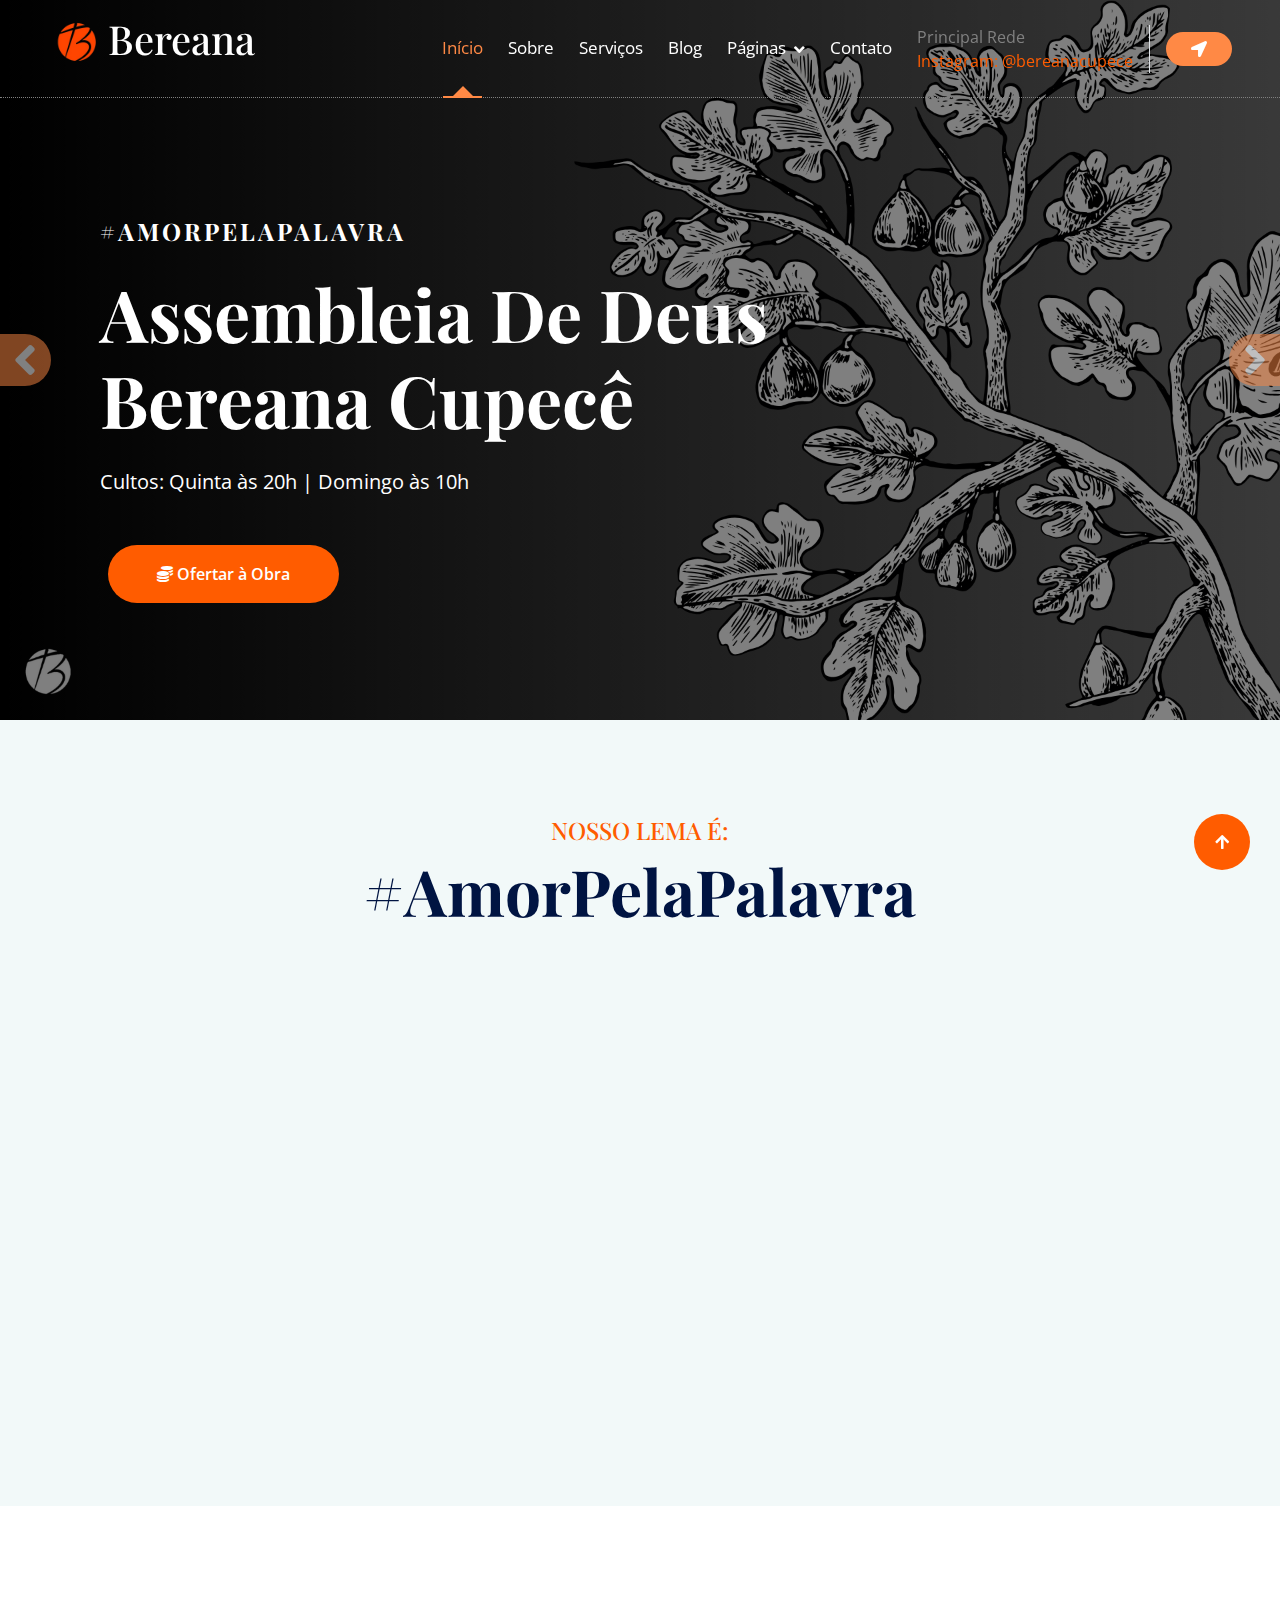
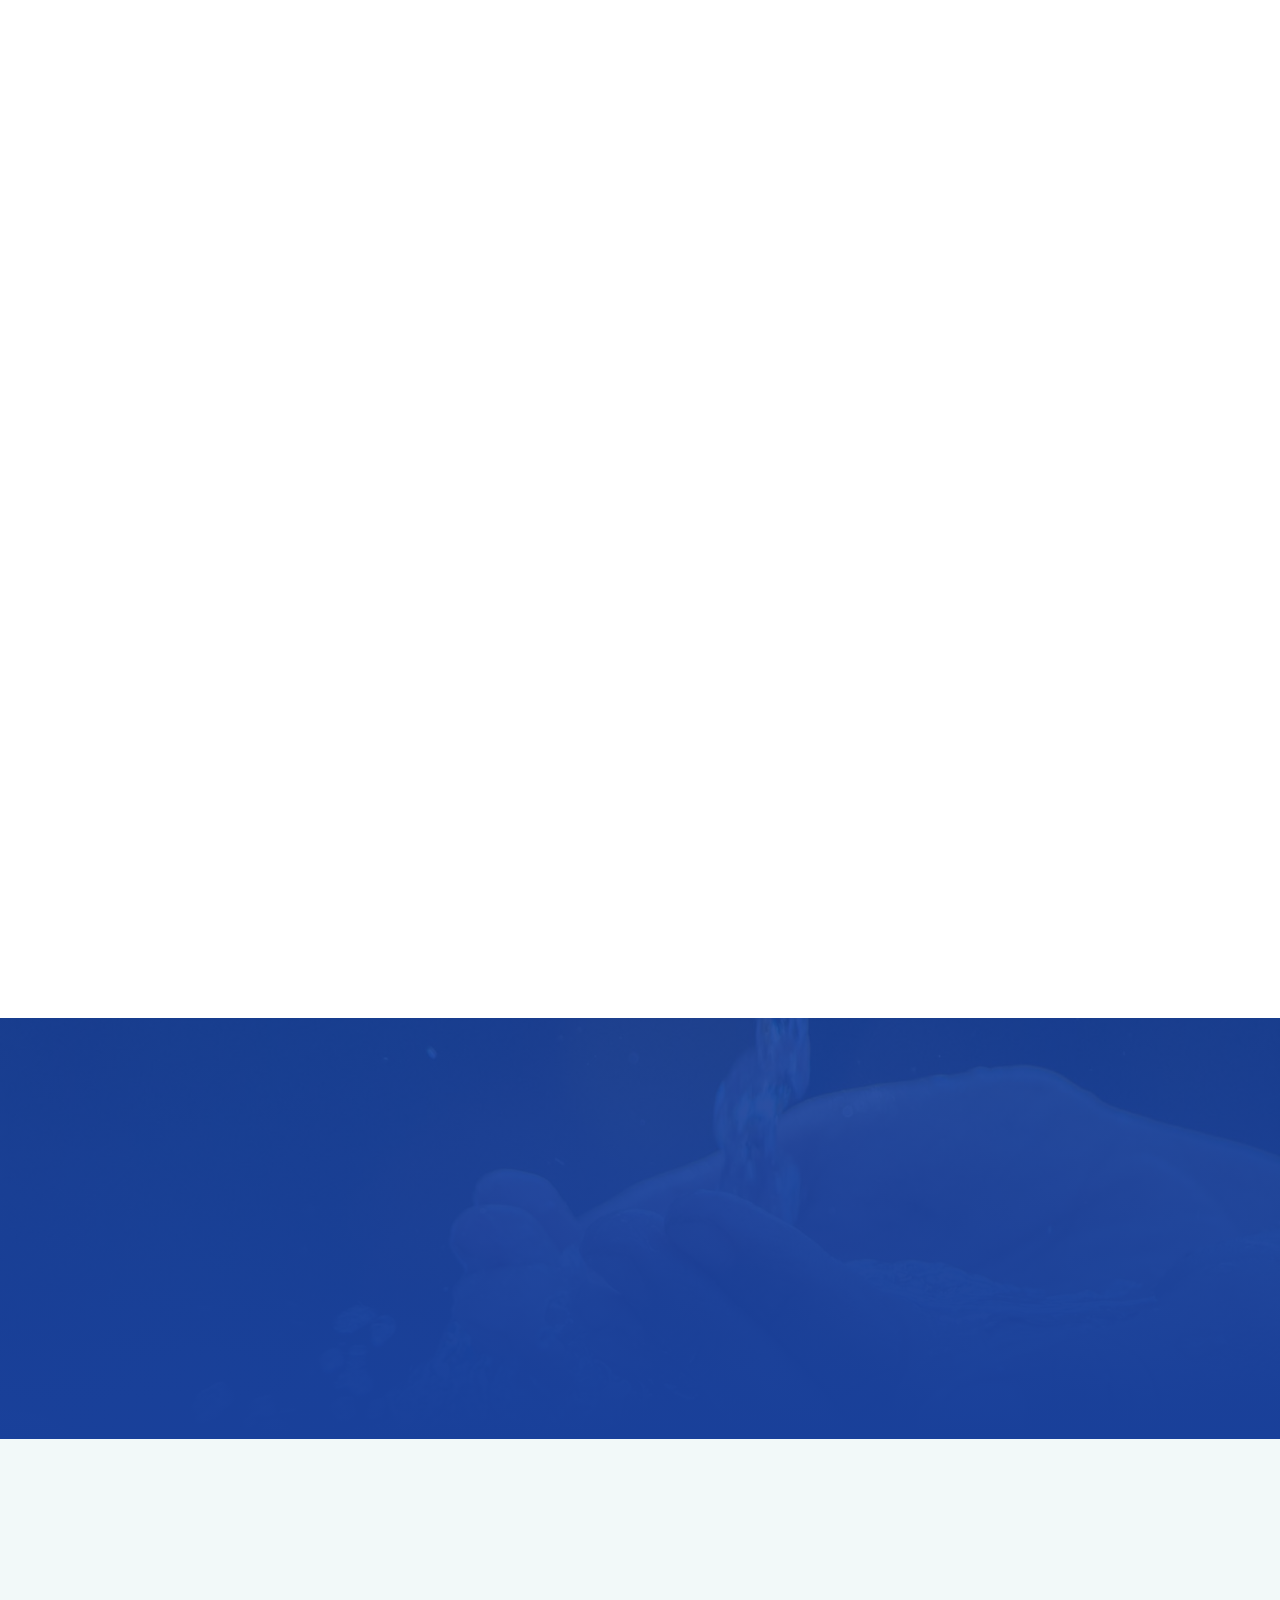
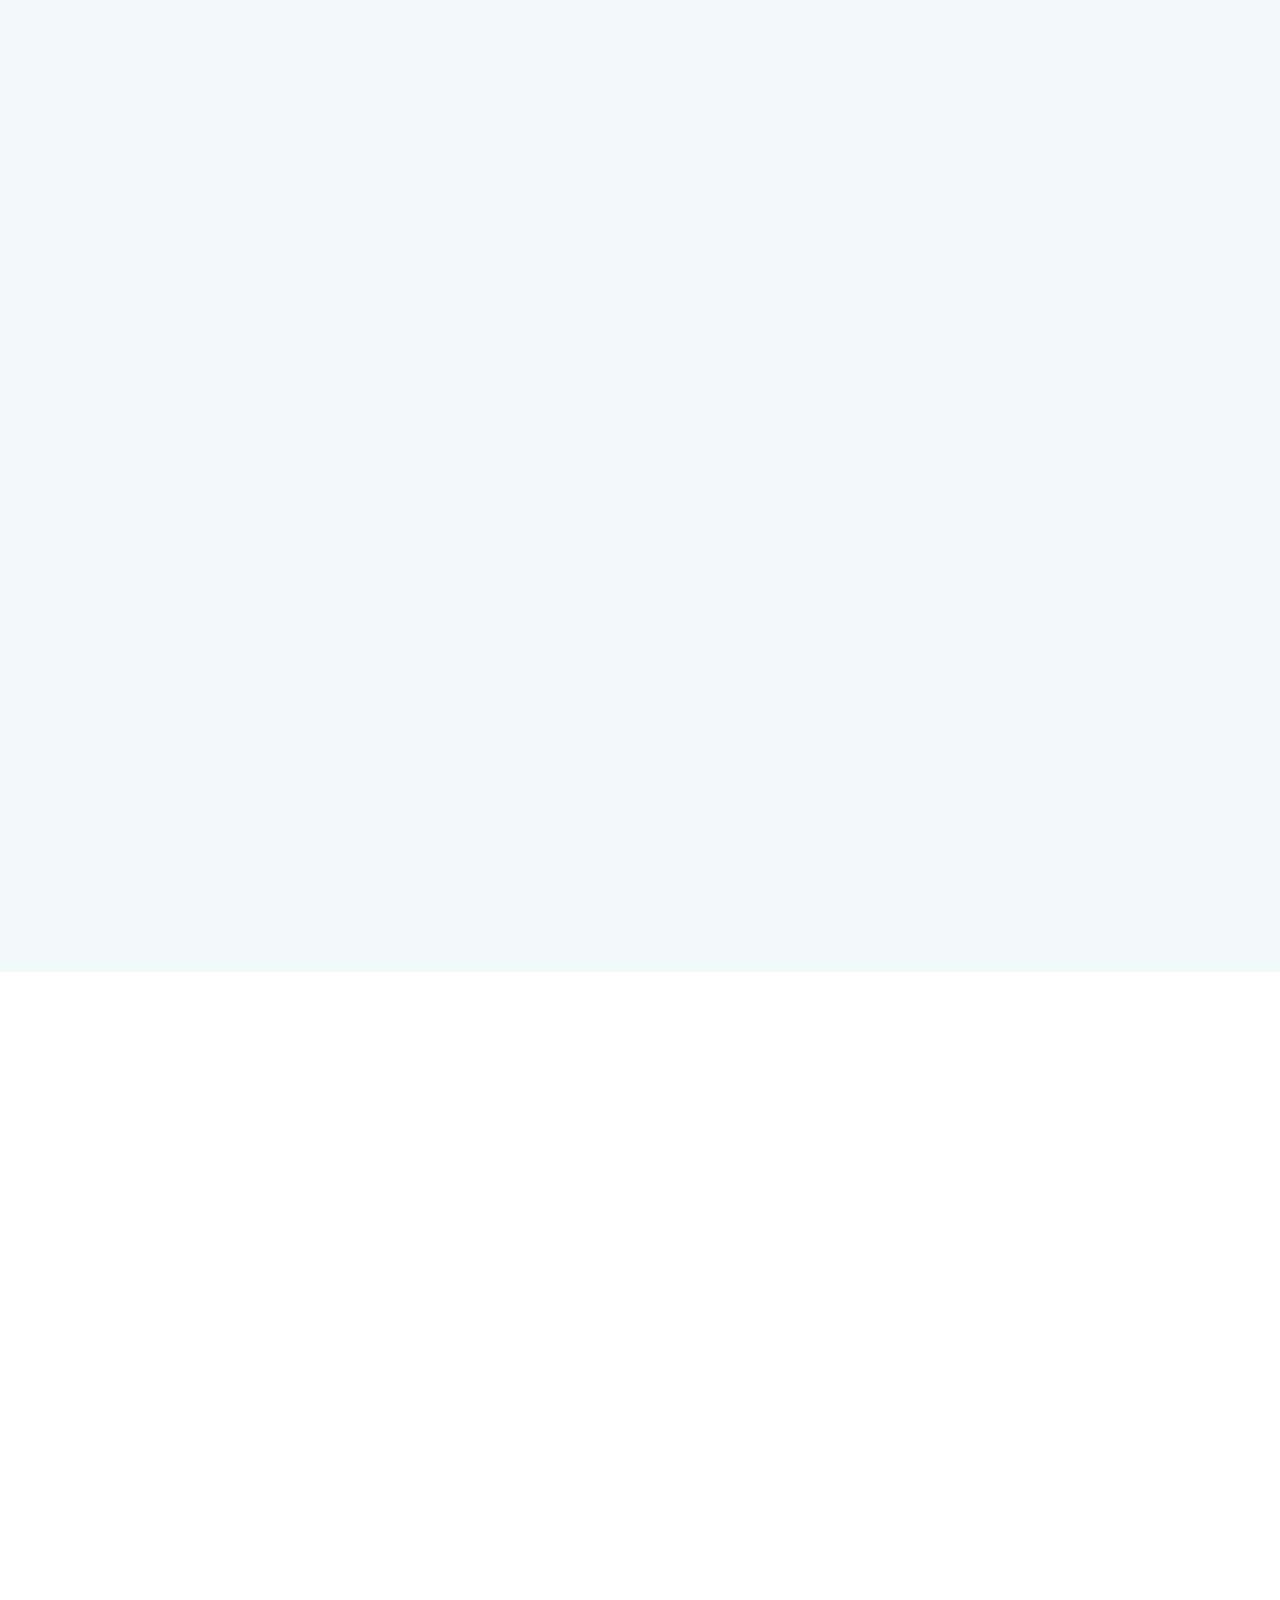
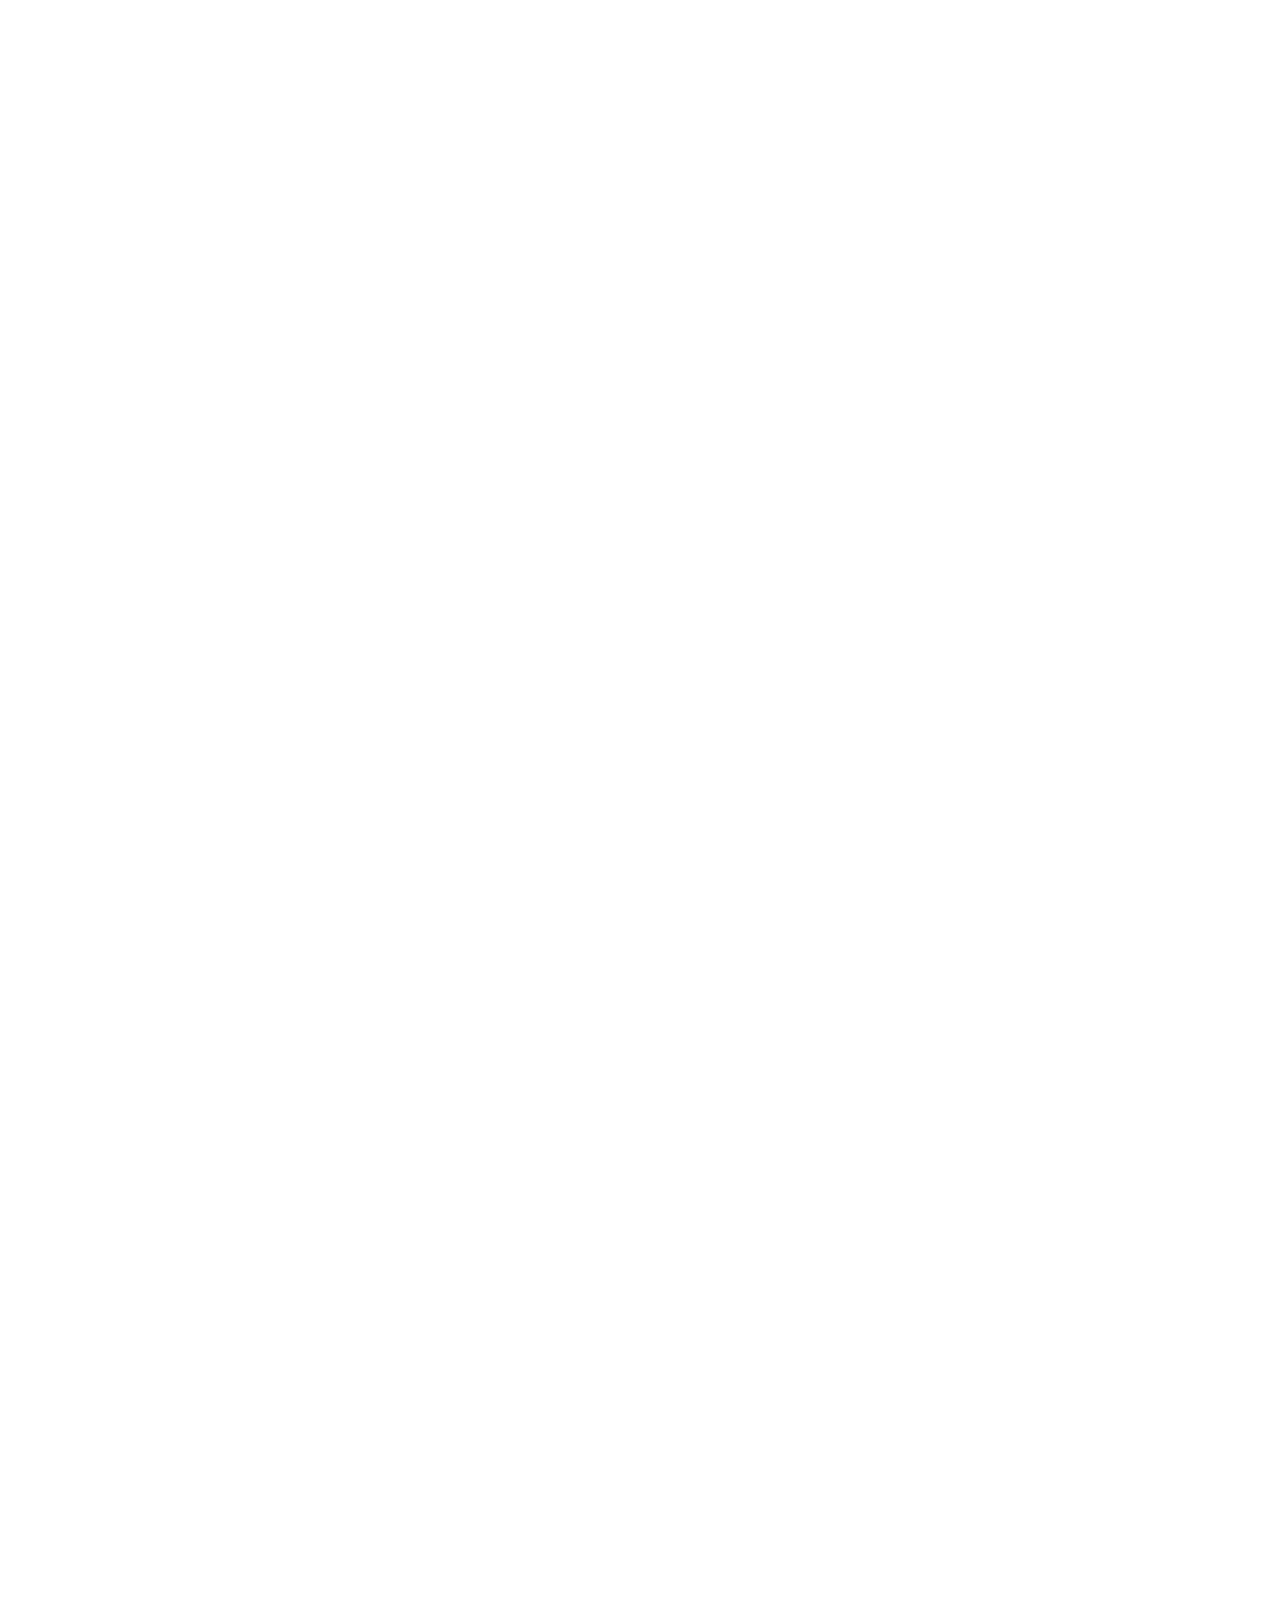
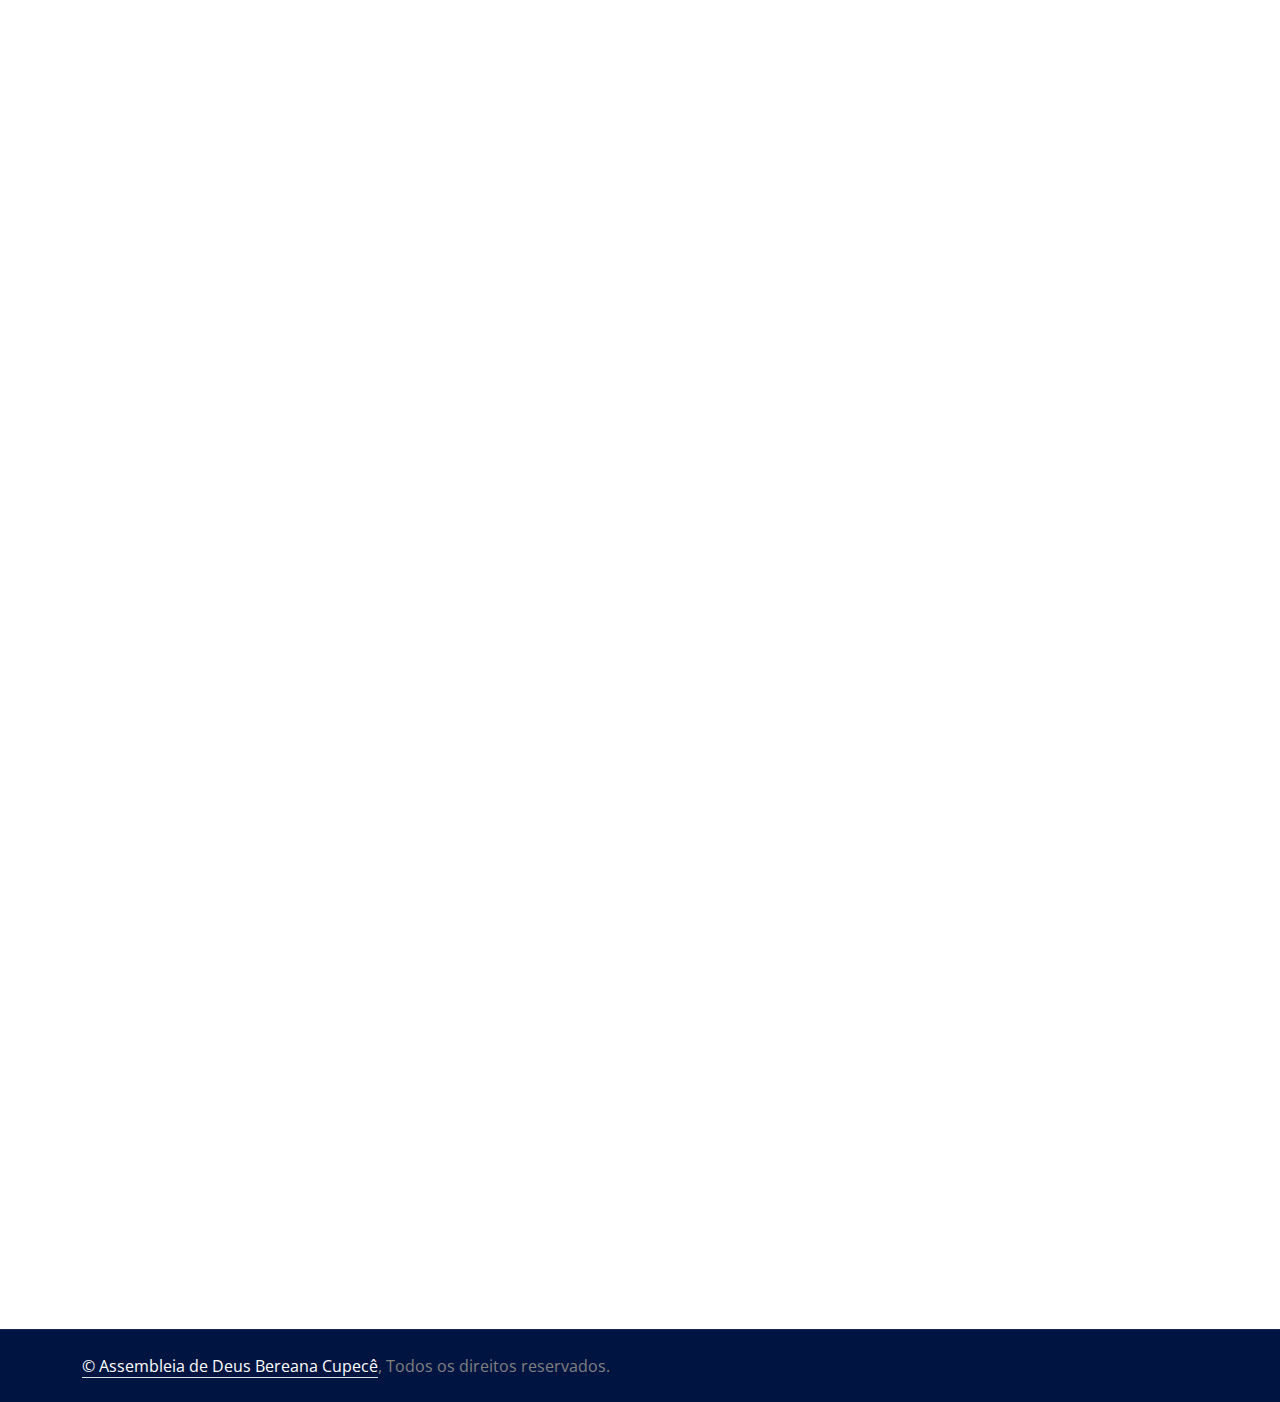
<file: index.html>
<!DOCTYPE html>
<html lang="pt-br">
  <head>
    <meta charset="utf-8" />
    <title>Bereana Cupecê</title>
    <meta content="width=device-width, initial-scale=1.0" name="viewport" />
    <meta content="" name="keywords" />
    <meta content="" name="description" />

    <!-- Favicon Bereana -->
    <link
      rel="shortcut icon"
      href="img/favicon-bereana.png"
      type="image/x-icon"
    />

    <!-- Google Web Fonts -->
    <link rel="preconnect" href="https://fonts.googleapis.com" />
    <link rel="preconnect" href="https://fonts.gstatic.com" crossorigin />
    <link
      href="https://fonts.googleapis.com/css2?family=Open+Sans:ital,wdth,wght@0,75..100,300..800;1,75..100,300..800&family=Playfair+Display:ital,wght@0,400..900;1,400..900&display=swap"
      rel="stylesheet"
    />

    <!-- Icon Font Stylesheet -->
    <link
      rel="stylesheet"
      href="https://use.fontawesome.com/releases/v5.15.4/css/all.css"
    />
    <link
      href="https://cdn.jsdelivr.net/npm/bootstrap-icons@1.4.1/font/bootstrap-icons.css"
      rel="stylesheet"
    />

    <!-- Libraries Stylesheet -->
    <link href="lib/animate/animate.min.css" rel="stylesheet" />
    <link href="lib/owlcarousel/assets/owl.carousel.min.css" rel="stylesheet" />

    <!-- Customized Bootstrap Stylesheet -->
    <link href="css/bootstrap.min.css" rel="stylesheet" />

    <!-- CSS -->
    <link href="css/style.css" rel="stylesheet" />
  </head>

  <body>
    <!-- Spinner Start -->
    <div
      id="spinner"
      class="show bg-white position-fixed translate-middle w-100 vh-100 top-50 start-50 d-flex align-items-center justify-content-center"
    >
      <div
        class="spinner-border text-primary-css"
        style="width: 3rem; height: 3rem"
        role="status"
      >
        <span class="sr-only">Carregando...</span>
      </div>
    </div>
    <!-- Spinner End -->

    <!-- Navbar & Hero Start -->
    <div class="container-fluid position-relative p-0">
      <nav
        class="navbar navbar-expand-lg navbar-light px-4 px-lg-5 py-3 py-lg-0"
      >
        <a href="" class="navbar-brand p-0">
          <h1
            class="text-primary-css logo flex-fill align-content-end justify-content-lg-around"
          >
            <i class="i-logo"><img src="img/logo.png" alt="" /></i>Bereana
          </h1>
          <!-- <img src="img/logo.png" alt="Logo"> -->
        </a>
        <button
          class="navbar-toggler"
          type="button"
          data-bs-toggle="collapse"
          data-bs-target="#navbarCollapse"
        >
          <span class="fa fa-bars"></span>
        </button>
        <div class="collapse navbar-collapse" id="navbarCollapse">
          <div class="navbar-nav ms-auto py-0">
            <a href="index.html" class="nav-item nav-link active">Início</a>
            <a href="about.html" class="nav-item nav-link">Sobre</a>
            <a href="service.html" class="nav-item nav-link">Serviços</a>
            <a href="blog.html" class="nav-item nav-link">Blog</a>
            <div class="nav-item dropdown">
              <a
                href="https://www.instagram.com/bereanacupece/"
                target="_blank"
                class="nav-link dropdown-toggle"
                data-bs-toggle="dropdown"
                >Páginas</a
              >
              <div class="dropdown-menu m-0">
                <a href="feature.html" class="dropdown-item">Nosso Lema</a>
                <!-- <a href="product.html" class="dropdown-item">Our Product</a> -->
                <a href="team.html" class="dropdown-item">Nossos Líderes</a>
                <a href="testimonial.html" class="dropdown-item">Cometários</a>
              </div>
            </div>
            <a href="contact.html" class="nav-item nav-link">Contato</a>
          </div>
          <div class="d-none d-xl-flex me-3">
            <div class="d-flex flex-column pe-3 border-end border-primary-css">
              <span class="text-body">Principal Rede</span>
              <a href="https://www.instagram.com/bereanacupece/" target="_blank"
                ><span class="text-primary-css"
                  >Instagram: @bereanacupece</span
                ></a
              >
            </div>
          </div>

          <a
            href=""
            class="btn btn-primary-css rounded-pill d-inline-flex flex-shrink-0 py-2 px-4"
            ><i class="fa fa-location-arrow fa-1x"></i
          ></a>
        </div>
      </nav>

      <!-- Carousel Start -->
      <div class="carousel-header">
        <div id="carouselId" class="carousel slide" data-bs-ride="carousel">
          <ol class="carousel-indicators">
            <li
              data-bs-target="#carouselId"
              data-bs-slide-to="0"
              class="active"
            ></li>
            <li data-bs-target="#carouselId" data-bs-slide-to="1"></li>
            <li data-bs-target="#carouselId" data-bs-slide-to="2"></li>
          </ol>
          <div class="carousel-inner" role="listbox">
            <div class="carousel-item active">
              <img src="img/Bereana.png" class="img-fluid w-100" alt="Image" />
              <div class="carousel-caption-2">
                <div
                  class="carousel-caption-2-content"
                  style="max-width: 900px"
                >
                  <h4
                    class="text-white text-uppercase fw-bold mb-4 fadeInRight animated"
                    data-animation="fadeInRight"
                    data-delay="1s"
                    style="animation-delay: 1s; letter-spacing: 3px"
                  >
                    #AmorPelaPalavra
                  </h4>
                  <h1
                    class="display-2 text-capitalize text-white mb-4 fadeInRight animated"
                    data-animation="fadeInRight"
                    data-delay="1.3s"
                    style="animation-delay: 1.3s"
                  >
                    Assembleia de Deus Bereana Cupecê
                  </h1>
                  <p
                    class="mb-5 fs-5 text-white fadeInRight animated"
                    data-animation="fadeInRight"
                    data-delay="1.5s"
                    style="animation-delay: 1.5s"
                  >
                    Cultos: Quinta às 20h | Domingo às 10h
                  </p>
                  <div
                    class="carousel-caption-2-content-btn fadeInRight animated"
                    data-animation="fadeInRight"
                    data-delay="1.7s"
                    style="animation-delay: 1.7s"
                  >
                    <a
                      class="btn btn-secondary-css rounded-pill flex-shrink-0 py-3 px-5 ms-2"
                      href="https://www.instagram.com/bereanacupece/"
                      target="_blank"
                      id="copyCNPJBtn"
                      ><i class="fa fa-coins"></i> Ofertar à Obra</a
                    >
                  </div>
                </div>
              </div>
            </div>
          </div>
          <button
            class="carousel-control-prev"
            type="button"
            data-bs-target="#carouselId"
            data-bs-slide="prev"
          >
            <span
              class="carousel-control-prev-icon btn btn-primary-css fadeInLeft animated"
              aria-hidden="true"
              data-animation="fadeInLeft"
              data-delay="1.1s"
              style="animation-delay: 1.3s"
            >
              <i class="fa fa-angle-left fa-3x"></i>
            </span>
            <span class="visually-hidden">Voltar</span>
          </button>
          <button
            class="carousel-control-next"
            type="button"
            data-bs-target="#carouselId"
            data-bs-slide="next"
          >
            <span
              class="carousel-control-next-icon btn btn-primary-css fadeInRight animated"
              aria-hidden="true"
              data-animation="fadeInLeft"
              data-delay="1.1s"
              style="animation-delay: 1.3s"
            >
              <i class="fa fa-angle-right fa-3x"></i>
            </span>
            <span class="visually-hidden">Próximo</span>
          </button>
        </div>
      </div>

      <!-- Pop-up Modal -->
      <div
        class="modal fade"
        id="copiedModal"
        tabindex="-1"
        aria-labelledby="exampleModalLabel"
        aria-hidden="true"
      >
        <div class="modal-dialog modal-dialog-centered">
          <div class="modal-content">
            <div class="modal-header">
              <h5 class="modal-title" id="exampleModalLabel">CNPJ Copiado</h5>
              <button
                type="button"
                class="btn-close"
                data-bs-dismiss="modal"
                aria-label="Close"
              ></button>
            </div>
            <div class="modal-body">
              O CNPJ foi copiado para a área de transferência.
            </div>
            <div class="modal-footer">
              <button
                type="button"
                class="btn btn-secondary-css"
                data-bs-dismiss="modal"
              >
                Fechar
              </button>
            </div>
          </div>
        </div>
      </div>
      <script>
        document
          .getElementById("copyCNPJBtn")
          .addEventListener("click", function (event) {
            event.preventDefault();
            var cnpj = "58.397.639/0012-95"; // Substitua pelo CNPJ real

            // Cria um elemento temporário para copiar o texto
            var tempInput = document.createElement("input");
            tempInput.value = cnpj;
            document.body.appendChild(tempInput);
            tempInput.select();
            document.execCommand("copy");
            document.body.removeChild(tempInput);

            // Exibe o modal de confirmação
            var copiedModal = new bootstrap.Modal(
              document.getElementById("copiedModal")
            );
            copiedModal.show();
          });
      </script>
      <!-- Carousel End -->
    </div>
    <!-- Navbar & Hero End -->

    <!-- Modal Search Start -->
    <div
      class="modal fade"
      id="searchModal"
      tabindex="-1"
      aria-labelledby="exampleModalLabel"
      aria-hidden="true"
    >
      <div class="modal-dialog modal-fullscreen">
        <div class="modal-content rounded-0">
          <div class="modal-header">
            <h4 class="modal-title mb-0" id="exampleModalLabel">
              Search by keyword
            </h4>
            <button
              type="button"
              class="btn-close"
              data-bs-dismiss="modal"
              aria-label="Close"
            ></button>
          </div>
          <div class="modal-body d-flex align-items-center">
            <div class="input-group w-75 mx-auto d-flex">
              <input
                type="search"
                class="form-control p-3"
                placeholder="keywords"
                aria-describedby="search-icon-1"
              />
              <span id="search-icon-1" class="input-group-text btn border p-3"
                ><i class="fa fa-search text-white"></i
              ></span>
            </div>
          </div>
        </div>
      </div>
    </div>
    <!-- Modal Search End -->

    <!-- feature Start -->
    <div class="container-fluid feature bg-light py-5">
      <div class="container py-5">
        <div
          class="text-center mx-auto pb-5 wow fadeInUp"
          data-wow-delay="0.2s"
          style="max-width: 800px"
        >
          <h4 class="text-uppercase text-primary-css">Nosso Lema É:</h4>
          <h1 class="display-3 text-capitalize mb-3">#AmorPelaPalavra</h1>
        </div>
        <div class="row g-4">
          <div
            class="col-md-6 col-lg-6 col-xl-3 wow fadeInUp"
            data-wow-delay="0.2s"
          >
            <div class="feature-item p-4">
              <div class="feature-icon mb-3">
                <i class="fas fa-hand-holding-water text-white fa-3x"></i>
              </div>
              <a
                href="https://www.instagram.com/bereanacupece/"
                target="_blank"
                class="h4 mb-3"
                >O Verdadeiro Evangelho</a
              >
              <p class="mb-3">
                Jesus morreu e ressuscitou para nos salvar. Arrependa-se e
                creia. Só em Jesus há vida eterna.
              </p>
              <a
                href="https://www.instagram.com/bereanacupece/"
                target="_blank"
                class="btn text-secondary"
                >Veja mais... <i class="fa fa-angle-right"></i
              ></a>
            </div>
          </div>
          <div
            class="col-md-6 col-lg-6 col-xl-3 wow fadeInUp"
            data-wow-delay="0.4s"
          >
            <div class="feature-item p-4">
              <div class="feature-icon mb-3">
                <i class="fas fa-filter text-white fa-3x"></i>
              </div>
              <a
                href="https://www.instagram.com/bereanacupece/"
                target="_blank"
                class="h4 mb-3"
                >A Comunhão é Certa Aos que Buscam</a
              >
              <p class="mb-3">
                Busque a Deus de coração. Encontre paz, amor e direção. Ele se
                revela a quem O busca.
              </p>
              <a
                href="https://www.instagram.com/bereanacupece/"
                target="_blank"
                class="btn text-secondary"
                >Veja mais... <i class="fa fa-angle-right"></i
              ></a>
            </div>
          </div>
          <div
            class="col-md-6 col-lg-6 col-xl-3 wow fadeInUp"
            data-wow-delay="0.6s"
          >
            <div class="feature-item p-4">
              <div class="feature-icon mb-3">
                <i class="fas fa-house-user text-white fa-3x"></i>
              </div>
              <a
                href="https://www.instagram.com/bereanacupece/"
                target="_blank"
                class="h4 mb-3"
                >Células para o amadurecimento</a
              >
              <p class="mb-3">
                Grupos pequenos oferecem crescimento espiritual e apoio.
                Participe e amadureça na fé.
              </p>
              <a
                href="https://www.instagram.com/bereanacupece/"
                target="_blank"
                class="btn text-secondary"
                >Veja mais... <i class="fa fa-angle-right"></i
              ></a>
            </div>
          </div>
          <div
            class="col-md-6 col-lg-6 col-xl-3 wow fadeInUp"
            data-wow-delay="0.8s"
          >
            <div class="feature-item p-4">
              <div class="feature-icon mb-3">
                <i class="fas fa-microscope text-white fa-3x"></i>
              </div>
              <a
                href="https://www.instagram.com/bereanacupece/"
                target="_blank"
                class="h4 mb-3"
                >Aprendizado garantido; Alimento para a alma</a
              >
              <p class="mb-3">
                A Bíblia é essencial. Leia, medite e fortaleça sua alma com a
                Palavra de Deus.
              </p>
              <a
                href="https://www.instagram.com/bereanacupece/"
                target="_blank"
                class="btn text-secondary"
                >Veja mais... <i class="fa fa-angle-right"></i
              ></a>
            </div>
          </div>
        </div>
      </div>
    </div>
    <!-- feature End -->

    <!-- About Start -->
    <div class="container-fluid about overflow-hidden py-5">
      <div class="container py-5">
        <div class="row g-5">
          <div class="col-xl-6 wow fadeInLeft" data-wow-delay="0.2s">
            <div class="about-img rounded h-100">
              <img
                src="img/about.png"
                class="img-fluid rounded h-100 w-100"
                style="object-fit: cover"
                alt=""
              />
              <div class="about-exp">
                <span>4 Anos Missionando</span>
              </div>
            </div>
          </div>
          <div class="col-xl-6 wow fadeInRight" data-wow-delay="0.2s">
            <div class="about-item">
              <h4 class="text-primary-css text-uppercase">QUEM SOMOS</h4>
              <h1 class="display-6 mb-3">OU O QUE NOS DIZEM SER</h1>
              <p class="mb-4">
                Somos obra do Feitor de todas as coisas, Autor de toda vida;
                feitos por intermédio de quem precede todas as coisas. Somos
                barro e muito mais. Somos pecadores com a missão de chamar
                outros pecadores a fim de reatar o laço de AMOR trançado por
                quem é o próprio AMOR. Somos IGREJA para quem precisa. Hospital
                para quem anseia. Clube para muitos. Somos o corpo que se
                movimenta na orientação da cabeça - Jesus. Somos missão urbana
                marginalizada ao sul da maior capital do BR. Somos muito e, ao
                mesmo tempo, nada. Relevantes para muitos e desapercebidos por
                outros. Somos os soldados que lutam a batalha de vida por vida.
                Somos, em Cristo, o que não seríamos em nenhum outro lugar.
                Somos salvos e amados. Somos FILHOS. Mas, se quiser ser formal,
                somos a Assembleia de Deus Bereana Cupecê.
              </p>
              <div class="bg-light rounded p-4 mb-4">
                <div class="row">
                  <div class="col-12">
                    <div class="d-flex">
                      <div class="pe-4">
                        <div
                          class="rounded-circle bg-primary-css d-flex align-items-center justify-content-center"
                          style="width: 80px; height: 80px"
                        >
                          <i class="fas fa-tint text-white fa-2x"></i>
                        </div>
                      </div>
                      <div class="">
                        <a
                          href="https://www.instagram.com/bereanacupece/"
                          target="_blank"
                          class="h4 d-inline-block mb-3"
                          >Jesus - Água Viva</a
                        >
                        <p class="mb-0">
                          Então Jesus disse: — Quem beber desta água terá sede
                          de novo, [14]mas a pessoa que beber da água que eu lhe
                          der nunca mais terá sede. Porque a água que eu lhe der
                          se tornará nela uma fonte de água que dará vida
                          eterna.
                        </p>
                      </div>
                    </div>
                  </div>
                </div>
              </div>
              <div class="bg-light rounded p-4 mb-4">
                <div class="row">
                  <div class="col-12">
                    <div class="d-flex">
                      <div class="pe-4">
                        <div
                          class="rounded-circle bg-primary-css d-flex align-items-center justify-content-center"
                          style="width: 80px; height: 80px"
                        >
                          <i class="fas fa-bread-slice text-white fa-2x"></i>
                        </div>
                      </div>
                      <div class="">
                        <a
                          href="https://www.instagram.com/bereanacupece/"
                          target="_blank"
                          class="h4 d-inline-block mb-3"
                          >Jesus - Pão da Vida</a
                        >
                        <p class="mb-0">
                          Declarou-lhes, pois, Jesus: Eu sou o pão da vida; o
                          que vem a mim jamais terá fome; e o que crê em mim
                          jamais terá sede.
                        </p>
                      </div>
                    </div>
                  </div>
                </div>
              </div>
              <a
                href="https://www.instagram.com/bereanacupece/"
                target="_blank"
                class="btn btn-secondary-css rounded-pill py-3 px-5"
                >Veja mais...</a
              >
            </div>
          </div>
        </div>
      </div>
    </div>
    <!-- About End -->

    <!-- Fact Counter -->
    <div class="container-fluid counter py-5">
      <div class="container py-5">
        <div class="row g-5 justify-content-center">
          <div
            class="col-md-6 col-lg-6 col-xl-3 wow fadeInUp"
            data-wow-delay="0.2s"
          >
            <div class="counter-item">
              <div class="counter-item-icon mx-auto">
                <i class="fas fa-bible fa-3x text-white"></i>
              </div>
              <h4 class="text-white my-4">Missionários</h4>
              <div class="counter-counting">
                <span class="h1 fw-bold text-white">+</span>
                <span class="text-white fs-2 fw-bold" data-toggle="counter-up"
                  >4</span
                >
              </div>
            </div>
          </div>
          <div
            class="col-md-6 col-lg-6 col-xl-3 wow fadeInUp"
            data-wow-delay="0.6s"
          >
            <div class="counter-item">
              <div class="counter-item-icon mx-auto">
                <i class="fas fa-users fa-3x text-white"></i>
              </div>
              <h4 class="text-white my-4">Membros</h4>
              <div class="counter-counting">
                <span class="h1 fw-bold text-white">+</span>
                <span class="text-white fs-2 fw-bold" data-toggle="counter-up"
                  >100</span
                >
              </div>
            </div>
          </div>
          <div
            class="col-md-6 col-lg-6 col-xl-3 wow fadeInUp"
            data-wow-delay="0.8s"
          >
            <div class="counter-item">
              <div class="counter-item-icon mx-auto">
                <i class="fas fa-heart fa-3x text-white"></i>
              </div>
              <h4 class="text-white my-4">Anos de Experiência</h4>
              <div class="counter-counting">
                <span class="h1 fw-bold text-white">+</span>
                <span class="text-white fs-2 fw-bold" data-toggle="counter-up"
                  >20</span
                >
              </div>
            </div>
          </div>
        </div>
      </div>
    </div>
    <!-- Fact Counter -->

    <!-- Service Start -->
    <div class="container-fluid service bg-light overflow-hidden py-5">
      <div class="container py-5">
        <div
          class="text-center mx-auto pb-5 wow fadeInUp"
          data-wow-delay="0.2s"
          style="max-width: 800px"
        >
          <h4 class="text-uppercase text-primary-css">Últimas Pregações</h4>
          <h1 class="display-3 text-capitalize mb-3">
            Seus Temas e principais Versos
          </h1>
        </div>
        <div class="row gx-0 gy-4 align-items-center">
          <div class="col-lg-6 col-xl-4 wow fadeInLeft" data-wow-delay="0.2s">
            <div class="service-item rounded p-4 mb-4">
              <div class="row">
                <div class="col-12">
                  <div class="d-flex">
                    <div class="service-content text-end">
                      <a
                        href="https://www.instagram.com/bereanacupece/"
                        target="_blank"
                        class="h4 d-inline-block mb-3"
                        >Comprometimento</a
                      >
                      <p class="mb-0">
                        Jesus dizia a todos: "Se alguém quiser acompanhar-me,
                        negue-se a si mesmo, tome diariamente a sua cruz e
                        siga-me... | Lucas 9:23-24
                      </p>
                    </div>
                    <div class="ps-4">
                      <div class="service-btn">
                        <i class="fas fa-ring text-white fa-2x"></i>
                      </div>
                    </div>
                  </div>
                </div>
              </div>
            </div>
            <div class="service-item rounded p-4 mb-4">
              <div class="row">
                <div class="col-12">
                  <div class="d-flex">
                    <div class="service-content text-end">
                      <a
                        href="https://www.instagram.com/bereanacupece/"
                        target="_blank"
                        class="h4 d-inline-block mb-3"
                        >Fidelidade</a
                      >
                      <p class="mb-0">
                        Que importa se alguns deles foram infiéis? A sua
                        infidelidade anulará a fidelidade de Deus? De maneira
                        nenhuma!... | Romanos 3:3-4
                      </p>
                    </div>
                    <div class="ps-4">
                      <div class="service-btn">
                        <i class="fas fa-key text-white fa-2x"></i>
                      </div>
                    </div>
                  </div>
                </div>
              </div>
            </div>
            <div class="service-item rounded p-4 mb-0">
              <div class="row">
                <div class="col-12">
                  <div class="d-flex">
                    <div class="service-content text-end">
                      <a
                        href="https://www.instagram.com/bereanacupece/"
                        target="_blank"
                        class="h4 d-inline-block mb-3"
                        >Corpo de Cristo</a
                      >
                      <p class="mb-0">
                        Ora, vocês são o corpo de Cristo, e cada um de vocês,
                        individualmente, é membro desse... | 1 Coríntios 12:27
                      </p>
                    </div>
                    <div class="ps-4">
                      <div class="service-btn">
                        <i class="fas fa-cross text-white fa-2x"></i>
                      </div>
                    </div>
                  </div>
                </div>
              </div>
            </div>
          </div>
          <div class="col-lg-6 col-xl-4 wow fadeInUp" data-wow-delay="0.3s">
            <div class="bg-transparent">
              <img src="img/sword.png" class="img-fluid w-100" alt="" />
            </div>
          </div>
          <div class="col-lg-6 col-xl-4 wow fadeInRight" data-wow-delay="0.2s">
            <div class="service-item rounded p-4 mb-4">
              <div class="row">
                <div class="col-12">
                  <div class="d-flex">
                    <div class="pe-4">
                      <div class="service-btn">
                        <i
                          class="fas fa-assistive-listening-systems text-white fa-2x"
                        ></i>
                      </div>
                    </div>
                    <div class="service-content">
                      <a
                        href="https://www.instagram.com/bereanacupece/"
                        target="_blank"
                        class="h4 d-inline-block mb-3"
                        >Voz do Espírito Santo</a
                      >
                      <p class="mb-0">
                        O vento assopra onde quer, e ouves a sua voz, mas não
                        sabes donde vem, nem para onde... | João 3:8-10
                      </p>
                    </div>
                  </div>
                </div>
              </div>
            </div>
            <div class="service-item rounded p-4 mb-4">
              <div class="row">
                <div class="col-12">
                  <div class="d-flex">
                    <div class="pe-4">
                      <div class="service-btn">
                        <i class="fas fa-fire text-white fa-2x"></i>
                      </div>
                    </div>
                    <div class="service-content">
                      <a
                        href="https://www.instagram.com/bereanacupece/"
                        target="_blank"
                        class="h4 d-inline-block mb-3"
                        >Graça Trasformadora</a
                      >
                      <p class="mb-0">
                        Aquele que é a Palavra tornou-se carne e viveu entre
                        nós. Vimos a sua glória, glória como... | João 1:14
                      </p>
                    </div>
                  </div>
                </div>
              </div>
            </div>
            <div class="service-item rounded p-4 mb-0">
              <div class="row">
                <div class="col-12">
                  <div class="d-flex">
                    <div class="pe-4">
                      <div class="service-btn">
                        <i class="fas fa-project-diagram text-white fa-2x"></i>
                      </div>
                    </div>
                    <div class="service-content">
                      <a
                        href="https://www.instagram.com/bereanacupece/"
                        target="_blank"
                        class="h4 d-inline-block mb-3"
                        >Lidando com Emoções</a
                      >
                      <p class="mb-0">Variás passagens...</p>
                    </div>
                  </div>
                </div>
              </div>
            </div>
          </div>
        </div>
      </div>
    </div>
    <!-- Service End -->

    <!-- Products Start -->
    <!-- <div class="container-fluid product py-5">
      <div class="container py-5">
        <div
          class="text-center mx-auto pb-5 wow fadeInUp"
          data-wow-delay="0.2s"
          style="max-width: 800px"
        >
          <h4 class="text-uppercase text-primary-css">Our Products</h4>
          <h1 class="display-3 text-capitalize mb-3">Cultue no Estilo</h1>
        </div>
        <div class="row g-4 justify-content-center">
          <div class="col-lg-6 col-xl-4 wow fadeInUp" data-wow-delay="0.2s">
            <div class="product-item">
              <img
                src="img/product-3.png"
                class="img-fluid w-100 rounded-top"
                alt="Image"
              />
              <div
                class="product-content bg-light text-center rounded-bottom p-4"
              >
                <p>2L 1 Bottle</p>
                <a href="https://www.instagram.com/bereanacupece/" target="_blank" class="h4 d-inline-block mb-3"
                  >Mineral Water Bottle</a
                >
                <p class="fs-4 text-primary-css mb-3">$35:00</p>
                <a href="https://www.instagram.com/bereanacupece/" target="_blank" class="btn btn-secondary-css rounded-pill py-2 px-4"
                  >Veja mais...</a
                >
              </div>
            </div>
          </div>
          <div class="col-lg-6 col-xl-4 wow fadeInUp" data-wow-delay="0.4s">
            <div class="product-item">
              <img
                src="img/product-2.png"
                class="img-fluid w-100 rounded-top"
                alt="Image"
              />
              <div
                class="product-content bg-light text-center rounded-bottom p-4"
              >
                <p>4L 2 Bottles</p>
                <a href="https://www.instagram.com/bereanacupece/" target="_blank" class="h4 d-inline-block mb-3">RO Water Bottle</a>
                <p class="fs-4 text-primary-css mb-3">$70:00</p>
                <a href="https://www.instagram.com/bereanacupece/" target="_blank" class="btn btn-secondary-css rounded-pill py-2 px-4"
                  >Veja mais...</a
                >
              </div>
            </div>
          </div>
          <div class="col-lg-6 col-xl-4 wow fadeInUp" data-wow-delay="0.6s">
            <div class="product-item">
              <img
                src="img/product-1.png"
                class="img-fluid w-100 rounded-top"
                alt="Image"
              />
              <div
                class="product-content bg-light text-center rounded-bottom p-4"
              >
                <p>6L 3 Bottles</p>
                <a href="https://www.instagram.com/bereanacupece/" target="_blank" class="h4 d-inline-block mb-3">UV Water Bottle</a>
                <p class="fs-4 text-primary-css mb-3">$100:00</p>
                <a href="https://www.instagram.com/bereanacupece/" target="_blank" class="btn btn-secondary-css rounded-pill py-2 px-4"
                  >Veja mais...</a
                >
              </div>
            </div>
          </div>
        </div>
      </div>
    </div> -->
    <!-- Products End -->

    <!-- Blog Start -->
    <div class="container-fluid blog pt-5 mt-5 pb-5">
      <div class="container pb-5">
        <div
          class="text-center mx-auto pb-5 wow fadeInUp"
          data-wow-delay="0.2s"
          style="max-width: 800px"
        >
          <h4 class="text-uppercase text-primary-css">Nosso Blog</h4>
          <h1 class="display-6 text-capitalize mb-3">Novidades & Notícias</h1>
        </div>
        <div class="row g-4 justify-content-center">
          <div class="col-lg-6 col-xl-4 wow fadeInUp" data-wow-delay="0.2s">
            <div class="blog-item">
              <div class="blog-img">
                <img
                  src="img/blog/news/doe.png"
                  class="img-fluid rounded-top w-100"
                  alt=""
                />
                <div class="blog-date px-4 py-2">
                  <i class="fa fa-calendar-alt me-1"></i> 15 de Fev de 2025
                </div>
              </div>
              <div class="blog-content rounded-bottom p-4">
                <a
                  href="https://ong-nova-historia.vercel.app/"
                  target="_blank"
                  class="h4 d-inline-block mb-3"
                  >Estamos arrecadando: Ajude a criar Novas Histórias!</a
                >
                <p>
                  Estamos unidos para proporcionar um futuro cheio de
                  oportunidades e esperança para nossas crianças! Com a sua
                  contribuição, podemos oferecer momentos de alegria,
                  aprendizado e crescimento. Cada doação é um passo na
                  construção de um amanhã mais brilhante para elas. Junte-se a
                  nós!! ❤️🙌
                </p>
                <a
                  href="https://ong-nova-historia.vercel.app/"
                  target="_blank"
                  class="fw-bold text-secondary"
                  >Entenda melhor... <i class="fa fa-angle-right"></i
                ></a>
              </div>
            </div>
          </div>
          <div class="col-lg-6 col-xl-4 wow fadeInUp" data-wow-delay="0.4s">
            <div class="blog-item">
              <div class="blog-img">
                <img
                  src="img/blog/news/station-games.png"
                  class="img-fluid rounded-top w-100"
                  alt=""
                />
                <div class="blog-date px-4 py-2">
                  <i class="fa fa-calendar-alt me-1"></i> 22 de Fev de 2025
                </div>
              </div>
              <div class="blog-content rounded-bottom p-4">
                <a
                  href="https://www.instagram.com/p/DBlxzVdJfzu/"
                  target="_blank"
                  class="h4 d-inline-block mb-3"
                  >Próximo Station: Sabádo de Jovens</a
                >
                <p>
                  The next STATION está chegando!! 🤩🔥 A Mesa está preparada e
                  você é importante para estar nela! ❤️‍🔥 Dia 23 de novembro às
                  19h vamos...
                </p>
                <a
                  href="https://www.instagram.com/jovensbereanoscupece_/"
                  target="_blank"
                  class="fw-bold text-secondary"
                  >Entenda melhor... <i class="fa fa-angle-right"></i
                ></a>
              </div>
            </div>
          </div>
          <div class="col-lg-6 col-xl-4 wow fadeInUp" data-wow-delay="0.6s">
            <div class="blog-item">
              <div class="blog-img">
                <img
                  src="img/blog/news/ultimo-batismo.jpg"
                  class="img-fluid rounded-top w-100"
                  alt=""
                />
                <div class="blog-date px-4 py-2">
                  <i class="fa fa-calendar-alt me-1"></i> 19 de Jan de 2025
                </div>
              </div>
              <div class="blog-content rounded-bottom p-4">
                <a
                  href="https://www.instagram.com/stories/highlights/18202906633180983/"
                  target="_blank"
                  class="h4 d-inline-block mb-3"
                  >Último Batismo: foi simplesmente inesquecível
                </a>
                <p>
                  O Evento foi realizado na Bereana - Sede, que se encontra na
                  Vila Mariana - SP. Lá se reuniu Cristãos de todas as
                  ramificações. E contou com mais de 30 BATIZADOS!!! Sensacional
                  né!?😍❤️🔥🔥
                </p>
                <a
                  href="https://www.instagram.com/stories/highlights/18202906633180983/"
                  target="_blank"
                  class="fw-bold text-secondary"
                  >Entenda melhor... <i class="fa fa-angle-right"></i
                ></a>
              </div>
            </div>
          </div>
        </div>
      </div>
    </div>
    <!-- Blog End -->

    <!-- Team Start -->
    <div class="container-fluid team pb-5">
      <div class="container pb-5">
        <div
          class="text-center mx-auto pb-5 wow fadeInUp"
          data-wow-delay="0.2s"
          style="max-width: 800px"
        >
          <h4 class="text-uppercase text-primary-css">Nosso Líderes</h4>
          <h1 class="display-3 text-capitalize mb-3">Que fazem a Diferença</h1>
        </div>
        <div class="row g-4">
          <div
            class="col-md-6 col-lg-6 col-xl-3 wow fadeInUp"
            data-wow-delay="0.2s"
          >
            <div class="team-item p-4">
              <div class="team-inner rounded">
                <div class="team-img">
                  <img
                    src="img/lele.png"
                    class="img-fluid rounded-top w-100"
                    alt="Image"
                  />
                  <div class="team-share">
                    <a
                      class="btn btn-secondary-css btn-md-square rounded-pill text-white mx-1"
                      ><i class="fas fa-share-alt"></i
                    ></a>
                  </div>
                  <div class="team-icon rounded-pill py-2 px-2">
                    <a
                      class="btn btn-secondary-css btn-sm-square rounded-pill me-1"
                      href="https://www.instagram.com/leandro.alvesdecastro/"
                      target="_blank"
                      ><i class="fab fa-instagram"></i
                    ></a>
                  </div>
                </div>
                <div class="bg-light rounded-bottom text-center py-4">
                  <h4 class="mb-3">Leando Alves - lelê</h4>
                  <p class="mb-0">Comunhão: Pastor &</p>
                  <p class="mb-0">Líder de Louvor</p>
                </div>
              </div>
            </div>
          </div>
          <div
            class="col-md-6 col-lg-6 col-xl-3 wow fadeInUp"
            data-wow-delay="0.2s"
          >
            <div class="team-item p-4">
              <div class="team-inner rounded">
                <div class="team-img">
                  <img
                    src="img/mp.png"
                    class="img-fluid rounded-top w-100"
                    alt="Image"
                  />
                  <div class="team-share">
                    <a
                      class="btn btn-secondary-css btn-md-square rounded-pill text-white mx-1"
                      ><i class="fas fa-share-alt"></i
                    ></a>
                  </div>
                  <div class="team-icon rounded-pill py-2 px-2">
                    <a
                      class="btn btn-secondary-css btn-sm-square rounded-pill me-1"
                      href="https://www.instagram.com/omarcosdagalera/"
                      target="_blank"
                      ><i class="fab fa-instagram"></i
                    ></a>
                  </div>
                </div>
                <div class="bg-light rounded-bottom text-center py-4">
                  <h4 class="mb-3">Tio Marquinhos</h4>
                  <p class="mb-0">Educação: Líder dos Jovens &</p>
                  <p class="mb-0">Presbítero</p>
                </div>
              </div>
            </div>
          </div>
          <div
            class="col-md-6 col-lg-6 col-xl-3 wow fadeInUp"
            data-wow-delay="0.4s"
          >
            <div class="team-item p-4">
              <div class="team-inner rounded">
                <div class="team-img">
                  <img
                    src="img/dani.png"
                    class="img-fluid rounded-top w-100"
                    alt="Image"
                  />
                  <div class="team-share">
                    <a
                      class="btn btn-secondary-css btn-md-square rounded-pill text-white mx-1"
                      ><i class="fas fa-share-alt"></i
                    ></a>
                  </div>
                  <div class="team-icon rounded-pill py-2 px-2">
                    <a
                      class="btn btn-secondary-css btn-sm-square rounded-pill me-1"
                      href="https://www.instagram.com/danyzerga/"
                      target="_blank"
                      ><i class="fab fa-instagram"></i
                    ></a>
                  </div>
                </div>
                <div class="bg-light rounded-bottom text-center py-4">
                  <h4 class="mb-3">Daniella Castro</h4>
                  <p class="mb-0">Administração: Tesoureira &</p>
                  <p class="mb-0">Pastora</p>
                </div>
              </div>
            </div>
          </div>
          <div
            class="col-md-6 col-lg-6 col-xl-3 wow fadeInUp"
            data-wow-delay="0.6s"
          >
            <div class="team-item p-4">
              <div class="team-inner rounded">
                <div class="team-img">
                  <img
                    src="img/tata.png"
                    class="img-fluid rounded-top w-100"
                    alt="Image"
                  />
                  <div class="team-share">
                    <a
                      class="btn btn-secondary-css btn-md-square rounded-pill text-white mx-1"
                      ><i class="fas fa-share-alt"></i
                    ></a>
                  </div>
                  <div class="team-icon rounded-pill py-2 px-2">
                    <a
                      class="btn btn-secondary-css btn-sm-square rounded-pill me-1"
                      href="https://www.instagram.com/talitazamparo/"
                      target="_blank"
                      ><i class="fab fa-instagram"></i
                    ></a>
                  </div>
                </div>
                <div class="bg-light rounded-bottom text-center py-4">
                  <h4 class="mb-3">Talita Zamparo - Tatá</h4>
                  <p class="mb-0">Arte: Líder de Dança & Teatro &</p>
                  <p class="mb-0">Missionária</p>
                </div>
              </div>
            </div>
          </div>
          <div
            class="col-md-6 col-lg-6 col-xl-3 wow fadeInUp mx-auto"
            data-wow-delay="0.8s"
          >
            <div class="team-item p-4">
              <div class="team-inner rounded">
                <div class="team-img">
                  <img
                    src="img/marcela.png"
                    class="img-fluid rounded-top w-100"
                    alt="Image"
                  />
                  <div class="team-share">
                    <a
                      class="btn btn-secondary-css btn-md-square rounded-pill text-white mx-1"
                      ><i class="fas fa-share-alt"></i
                    ></a>
                  </div>
                  <div class="team-icon rounded-pill py-2 px-2">
                    <a
                      class="btn btn-secondary-css btn-sm-square rounded-pill me-1"
                      href="https://www.instagram.com/marcelasp0180/"
                      target="_blank"
                      ><i class="fab fa-instagram"></i
                    ></a>
                  </div>
                </div>
                <div class="bg-light rounded-bottom text-center py-4">
                  <h4 class="mb-3">Marcela de Souza</h4>
                  <p class="mb-0">Bereana no Lar: Líder de Células</p>
                  <p class="mb-0">& Diaconisa</p>
                </div>
              </div>
            </div>
          </div>
        </div>
      </div>
    </div>
    <!-- Team End -->

    <!-- Testimonial Start -->
    <div class="container-fluid testimonial pb-5">
      <div class="container pb-5">
        <div
          class="text-center mx-auto pb-5 wow fadeInUp"
          data-wow-delay="0.2s"
          style="max-width: 800px"
        >
          <h4 class="text-uppercase text-primary-css">Algumas Palavras</h4>
          <h1 class="display-3 text-capitalize mb-3">Dos Líderes.</h1>
        </div>
        <div
          class="owl-carousel testimonial-carousel wow fadeInUp"
          data-wow-delay="0.3s"
        >
          <div class="testimonial-item text-center p-4">
            <p>
              Um doido, antes de tudo, mas ama cuidar de vidas e jovens acima
              até da própria vida. Temente ao Senhor e à frente dos assuntos
              onde tem adolescentes e insetos.
            </p>
            <div class="d-flex justify-content-center mb-4">
              <img
                src="img/testimonial-1.png"
                class="img-fluid border border-4 border-primary"
                style="width: 100px; height: 100px; border-radius: 50px"
                alt=""
              />
            </div>
            <div class="d-block">
              <h4 class="text-dark">Tio Marquinhos</h4>
              <p class="m-0 pb-3">Líder dos Jovens</p>
              <div class="d-flex justify-content-center text-secondary">
                <i class="fas fa-star"></i>
                <i class="fas fa-star"></i>
                <i class="fas fa-star"></i>
                <i class="fas fa-star"></i>
                <i class="fas fa-star"></i>
              </div>
            </div>
          </div>
          <div class="testimonial-item text-center p-4">
            <p>
              Casada com Leandro e filha de pastores, Daniella é formada em
              Gestão de Recursos e pós-graduada em Direito do Trabalho. Servindo
              há mais de 25 anos, ela lidera a administração da igreja e, nos
              últimos 4 anos, tem sido dirigente da Bereana Cupecê.
            </p>
            <div class="d-flex justify-content-center mb-4">
              <img
                src="img/testimonial-3.png"
                class="img-fluid border border-4 border-primary"
                style="width: 100px; height: 100px; border-radius: 50px"
                alt=""
              />
            </div>
            <div class="d-block">
              <h4 class="text-dark">Daniella Zamparo</h4>
              <p class="m-0 pb-3">Administração da Igreja</p>
              <div class="d-flex justify-content-center text-secondary">
                <i class="fas fa-star"></i>
                <i class="fas fa-star"></i>
                <i class="fas fa-star"></i>
                <i class="fas fa-star"></i>
                <i class="fas fa-star"></i>
              </div>
            </div>
          </div>
          <div class="testimonial-item text-center p-4">
            <p>
              Casada, mãe de três filhos, Marcela estudou e exerce a
              contabilidade profissionalmente, além de atuar na ONG Nova
              História. Ela serve e é protagonista em diversos departamentos da
              igreja há mais de 10 anos, tornando-se uma referência entre as
              mulheres.
            </p>
            <div class="d-flex justify-content-center mb-4">
              <img
                src="img/testimonial-4.png"
                class="img-fluid border border-4 border-primary"
                style="width: 100px; height: 100px; border-radius: 50px"
                alt=""
              />
            </div>
            <div class="d-block">
              <h4 class="text-dark">Marcela</h4>
              <p class="m-0 pb-3">Líder de Celulas</p>
              <div class="d-flex justify-content-center text-secondary">
                <i class="fas fa-star"></i>
                <i class="fas fa-star"></i>
                <i class="fas fa-star"></i>
                <i class="fas fa-star"></i>
                <i class="fas fa-star"></i>
              </div>
            </div>
          </div>
          <div class="testimonial-item text-center p-4">
            <p>
              Casada, mãe e filha de pastores, Talita é formada em Gestão
              Financeira. Já cursou Teatro e Artes Cênicas em São Paulo e se
              formou no curso de Missões pela Jocum, em Contagem – ETED (Escola
              de Treinamento e Discipulado). Ela serve na igreja há mais de três
              décadas. Rs
            </p>
            <div class="d-flex justify-content-center mb-4">
              <img
                src="img/testimonial-5.png"
                class="img-fluid border border-4 border-primary"
                style="width: 100px; height: 100px; border-radius: 50px"
                alt=""
              />
            </div>
            <div class="d-block">
              <h4 class="text-dark">Tatá</h4>
              <p class="m-0 pb-3">Líder de Dança & Teatro</p>
              <div class="d-flex justify-content-center text-secondary">
                <i class="fas fa-star"></i>
                <i class="fas fa-star"></i>
                <i class="fas fa-star"></i>
                <i class="fas fa-star"></i>
                <i class="fas fa-star"></i>
              </div>
            </div>
          </div>
        </div>
      </div>
    </div>
    <!-- Testimonial End -->

    <!-- Footer Start -->
    <div class="container-fluid footer py-5 wow fadeIn" data-wow-delay="0.2s">
      <div class="container py-5">
        <div class="row g-5 mb-5 align-items-center">
          <div class="col-lg-7">
            <div class="position-relative mx-auto">
              <input
                class="form-control rounded-pill w-100 py-3 ps-4 pe-5"
                type="text"
                placeholder="Endereço de e-mail para assinar"
              />
              <button
                type="button"
                class="btn btn-secondary-css rounded-pill position-absolute top-0 end-0 py-2 px-4 mt-2 me-2"
              >
                Inscrever
              </button>
            </div>
          </div>
          <div class="col-lg-5">
            <div
              class="d-flex align-items-center justify-content-center justify-content-lg-end"
            >
              <a
                class="btn btn-secondary-css btn-md-square rounded-circle me-3"
                href="https://www.facebook.com/bereana.cupece"
                target="_blank"
                ><i class="fab fa-facebook-f"></i
              ></a>
              <a
                class="btn btn-secondary-css btn-md-square rounded-circle me-3"
                href="https://www.instagram.com/bereanacupece/"
                target="_blank"
                ><i class="fab fa-twitter"></i
              ></a>
              <a
                class="btn btn-secondary-css btn-md-square rounded-circle me-3"
                href="https://www.instagram.com/bereanacupece/"
                target="_blank"
                ><i class="fab fa-instagram"></i
              ></a>
              <a
                class="btn btn-secondary-css btn-md-square rounded-circle me-0"
                href="https://www.youtube.com/c/BereanaCupec%C3%AA"
                target="_blank"
                ><i class="fab fa-youtube"></i
              ></a>
            </div>
          </div>
        </div>
        <div class="row g-5">
          <div class="col-md-6 col-lg-6 col-xl-3">
            <div class="footer-item d-flex flex-column">
              <div class="footer-item">
                <h3 class="text-white mb-4">
                  <i><img width="75" src="img/logo.png" alt="Logo rodapé" /></i
                  >Bereana
                </h3>
                <p class="mb-3">#AmorPelaPalavra</p>
              </div>
            </div>
          </div>
          <div class="col-md-6 col-lg-6 col-xl-3">
            <div class="footer-item d-flex flex-column">
              <h4 class="text-white mb-4">Sobre Nós</h4>
              <a href="https://www.instagram.com/bereanacupece/" target="_blank"
                ><i class="fas fa-angle-right me-2"></i> Por que nos escolher</a
              >
              <a href="https://www.instagram.com/bereanacupece/" target="_blank"
                ><i class="fas fa-angle-right me-2"></i> Contate-nos</a
              >
              <a href="https://www.instagram.com/bereanacupece/" target="_blank"
                ><i class="fas fa-angle-right me-2"></i> Termos & Condições</a
              >
            </div>
          </div>
          <div class="col-md-6 col-lg-6 col-xl-3">
            <div class="footer-item d-flex flex-column">
              <h4 class="text-white mb-4">Horário de Funcionamento</h4>
              <div class="mb-3">
                <h6 class="text-muted mb-0">Quinta-feira:</h6>
                <p class="text-white mb-0">20:00 às 21:00</p>
              </div>
              <div class="mb-3">
                <h6 class="text-muted mb-0">Domingo:</h6>
                <p class="text-white mb-0">
                  10:00<span class="font-size">(AM)</span> às 12:00
                </p>
              </div>
              <div class="mb-3">
                <h6 class="text-muted mb-0">Férias:</h6>
                <p class="text-white mb-0">Indefinido...</p>
              </div>
            </div>
          </div>
          <div class="col-md-6 col-lg-6 col-xl-3">
            <div class="footer-item d-flex flex-column">
              <h4 class="text-white mb-4">Informações de Contato</h4>
              <a
                href="https://www.google.com/maps/search/?api=1&query=R.+Florentino+Blanco,+28+-+Americanópolis,+São+Paulo+-+SP,+04338-020"
                target="_blank"
              >
                <i class="fa fa-map-marker-alt me-2"></i> R. Florentino Blanco,
                28 - Americanópolis, São Paulo - SP, 04338-020
              </a>
              <a href="mailto:bereanacupece@gmail.com"
                ><i class="fas fa-envelope me-2"></i> bereanacupece@gmail.com</a
              >
              <a href="tel:+012 345 67890"
                ><i class="fas fa-phone me-2"></i> (11) 5907-8999</a
              >
            </div>
          </div>
        </div>
      </div>
    </div>
    <!-- Footer End -->

    <!-- Copyright Start -->
    <div class="container-fluid copyright py-4">
      <div class="container">
        <div class="row g-4 align-items-center">
          <div class="col-md-6 text-center text-md-start mb-md-0">
            <span class="text-body"
              ><a
                href="https://www.instagram.com/bereanacupece/"
                target="_blank"
                class="border-bottom text-white"
                >&copy; Assembleia de Deus Bereana Cupecê</a
              >, Todos os direitos reservados.</span
            >
          </div>
          <!-- <div class="col-md-6 text-center text-md-end text-body">
            Desenvolvido por
            <a
              class="border-bottom text-white"
              href="https://github.com/kawanwagnner"
              target="_blank"
              >Kawan Wnn.</a
            >
          </div> -->
        </div>
      </div>
    </div>
    <!-- Copyright End -->

    <!-- Voltar ao Topo -->
    <a
      href="https://www.instagram.com/bereanacupece/"
      target="_blank"
      class="btn btn-secondary-css btn-lg-square rounded-circle back-to-top"
      ><i class="fa fa-arrow-up"></i
    ></a>

    <!-- Bibliotecas JavaScript -->
    <script src="https://ajax.googleapis.com/ajax/libs/jquery/3.6.4/jquery.min.js"></script>
    <script src="https://cdn.jsdelivr.net/npm/bootstrap@5.0.0/dist/js/bootstrap.bundle.min.js"></script>
    <script src="lib/wow/wow.min.js"></script>
    <script src="lib/easing/easing.min.js"></script>
    <script src="lib/waypoints/waypoints.min.js"></script>
    <script src="lib/counterup/counterup.min.js"></script>
    <script src="lib/owlcarousel/owl.carousel.min.js"></script>

    <!-- JavaScript -->
    <script src="js/main.js"></script>
  </body>
</html>
</file>
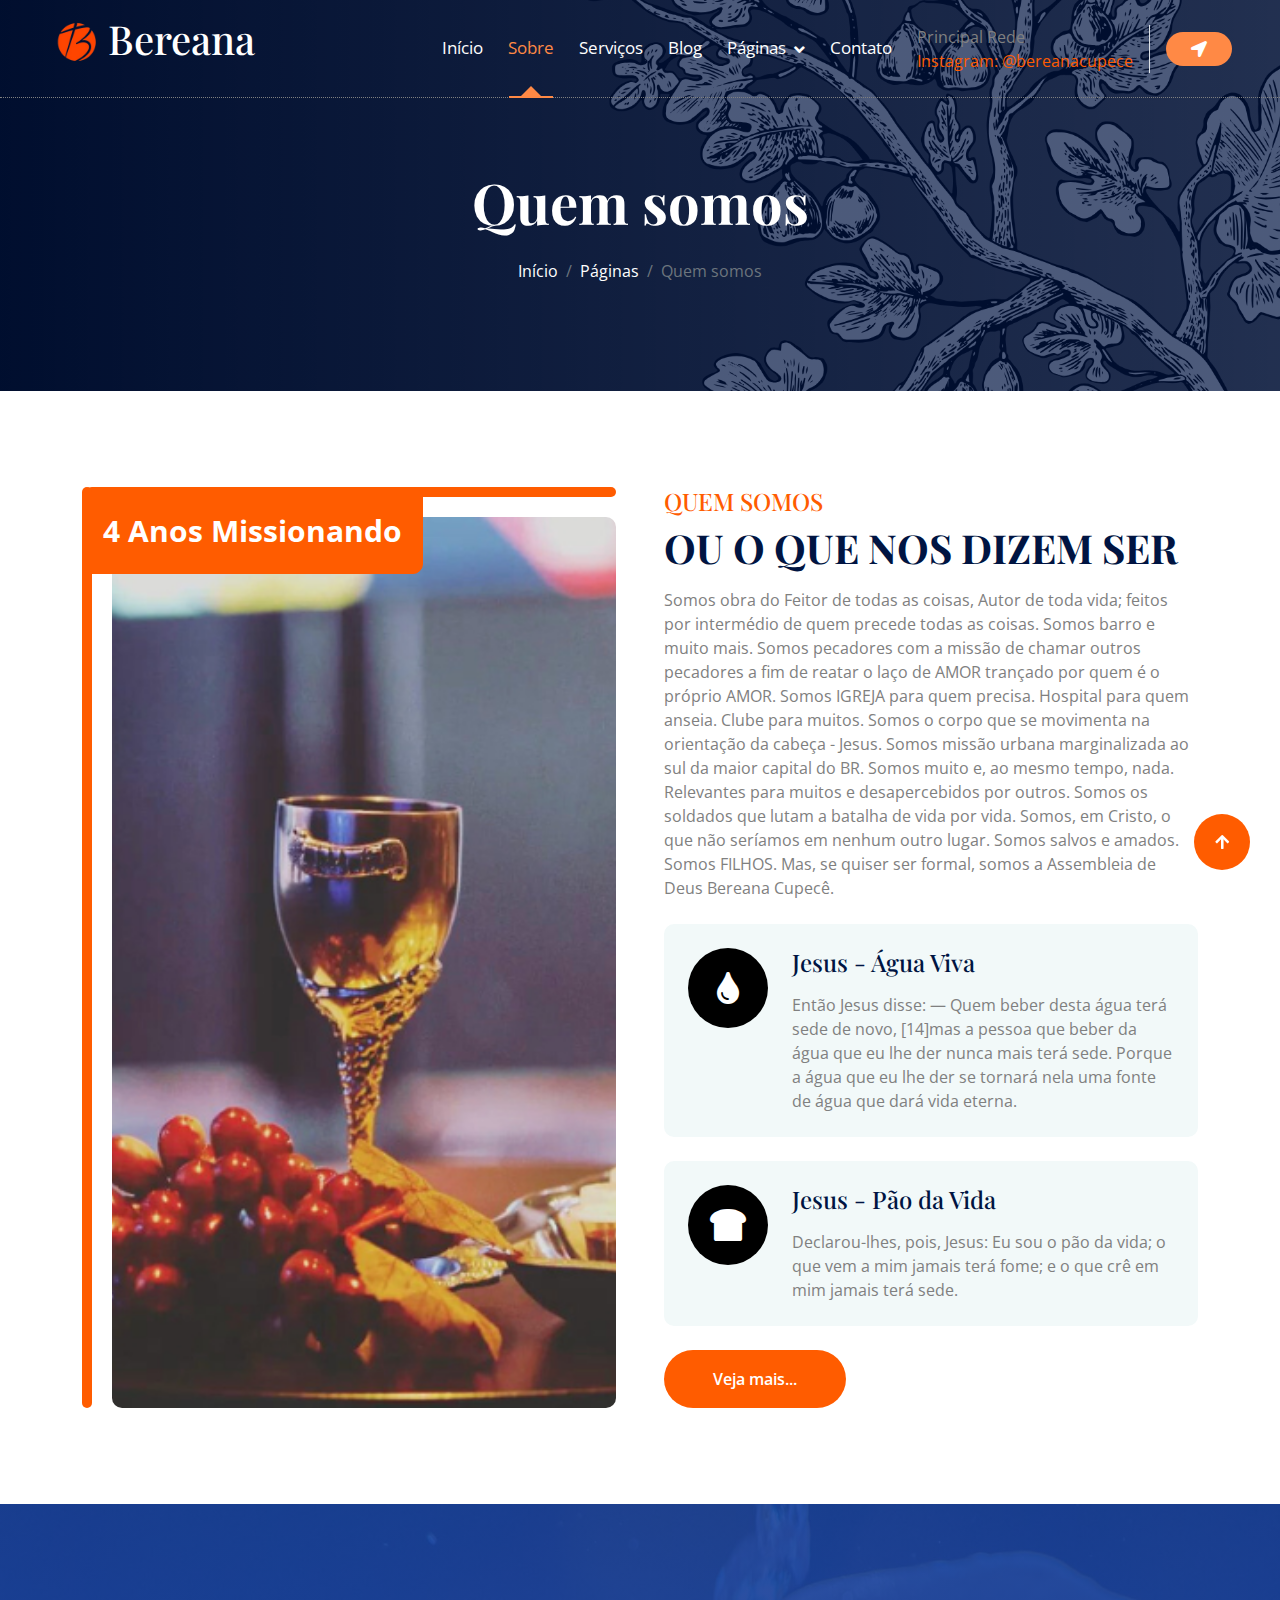
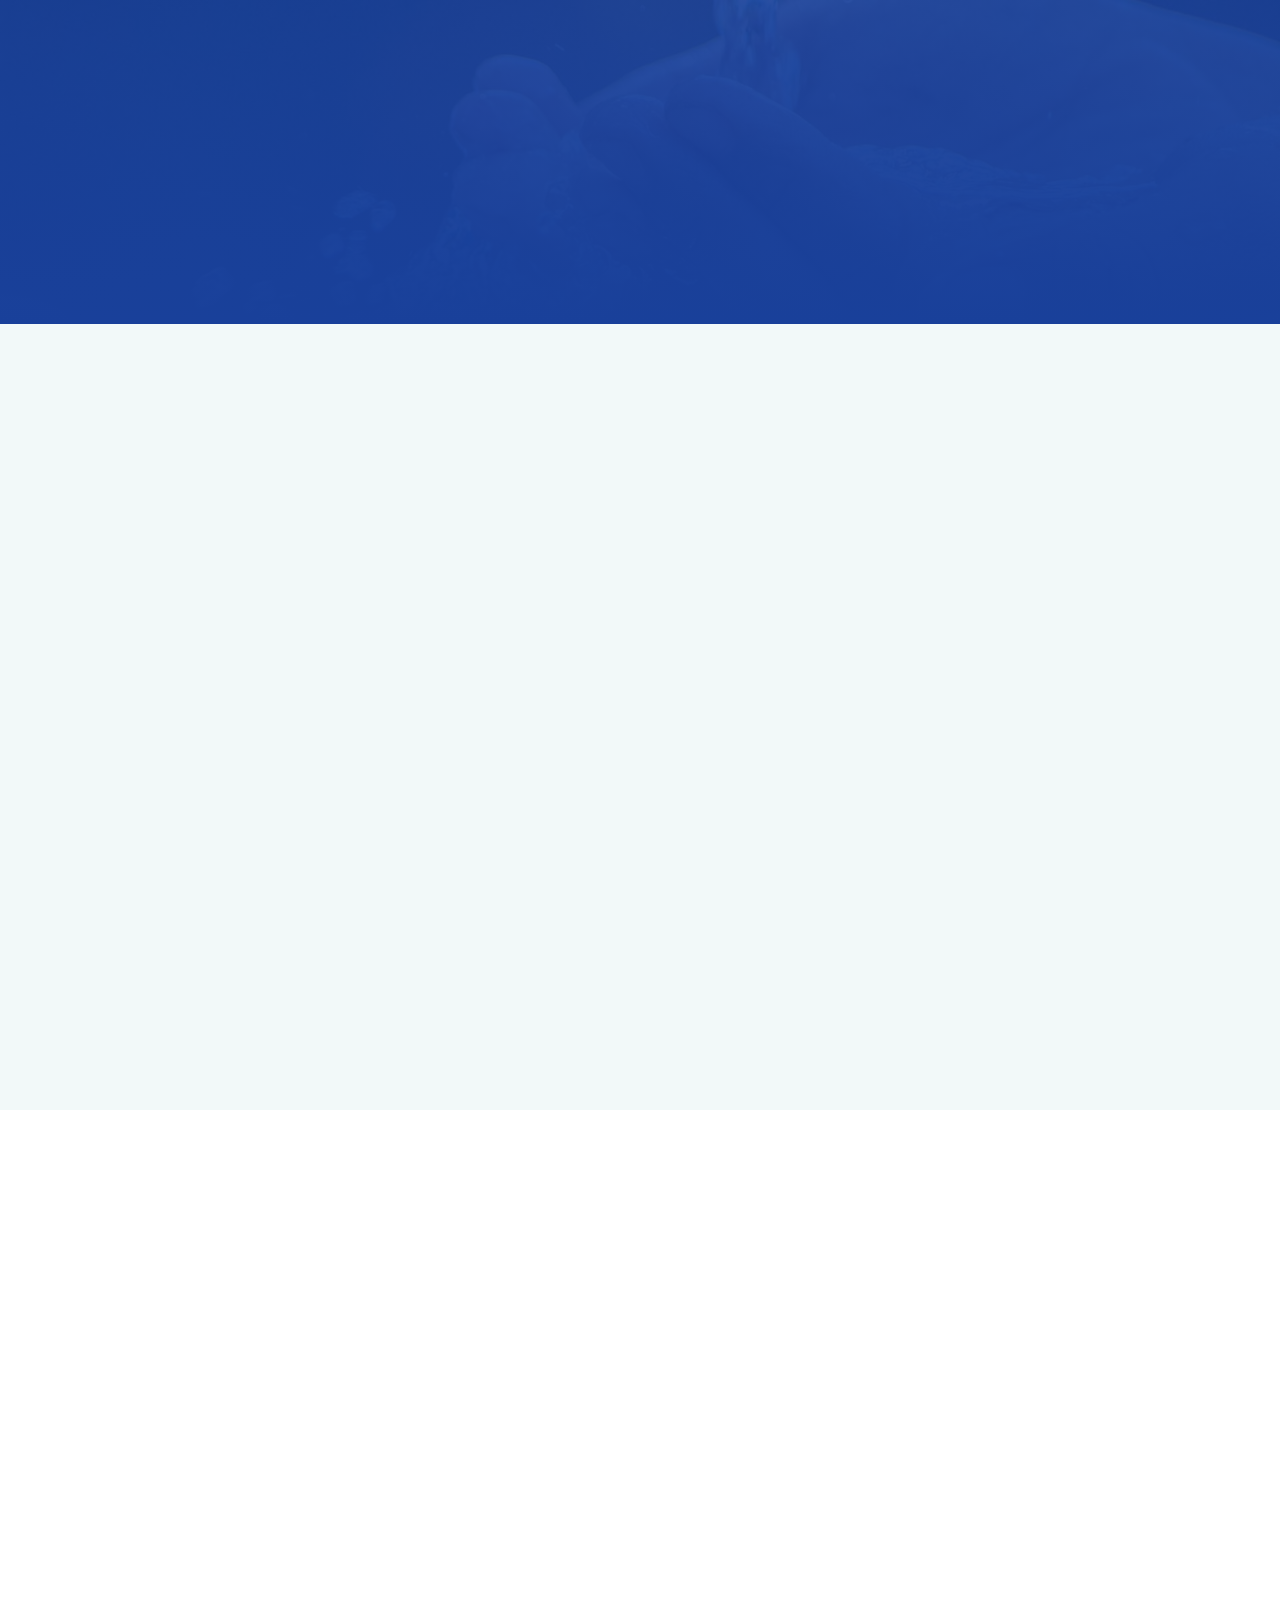
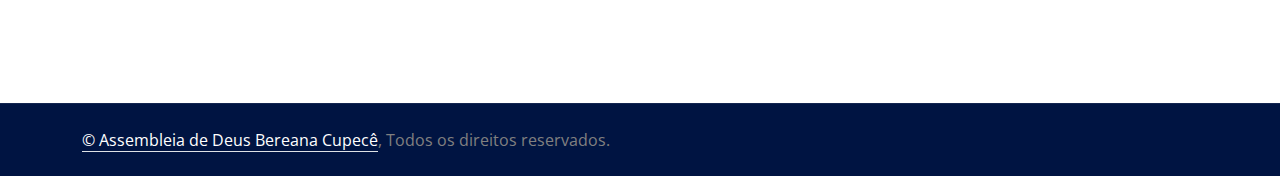
<file: about.html>
<!DOCTYPE html>
<html lang="pt-br">
  <head>
    <meta charset="utf-8" />
    <title>Quem somos - Bereana Cupecê</title>
    <meta content="width=device-width, initial-scale=1.0" name="viewport" />
    <meta content="" name="keywords" />
    <meta content="" name="description" />

    <!-- Google Web Fonts -->
    <link rel="preconnect" href="https://fonts.googleapis.com" />
    <link rel="preconnect" href="https://fonts.gstatic.com" crossorigin />
    <link
      href="https://fonts.googleapis.com/css2?family=Open+Sans:ital,wdth,wght@0,75..100,300..800;1,75..100,300..800&family=Playfair+Display:ital,wght@0,400..900;1,400..900&display=swap"
      rel="stylesheet"
    />

    <!-- Icon Font Stylesheet -->
    <link
      rel="stylesheet"
      href="https://use.fontawesome.com/releases/v5.15.4/css/all.css"
    />
    <link
      href="https://cdn.jsdelivr.net/npm/bootstrap-icons@1.4.1/font/bootstrap-icons.css"
      rel="stylesheet"
    />

    <!-- Libraries Stylesheet -->
    <link href="lib/animate/animate.min.css" rel="stylesheet" />
    <link href="lib/owlcarousel/assets/owl.carousel.min.css" rel="stylesheet" />

    <!-- Customized Bootstrap Stylesheet -->
    <link href="css/bootstrap.min.css" rel="stylesheet" />

    <!-- Template Stylesheet -->
    <link href="css/style.css" rel="stylesheet" />
  </head>

  <body>
    <!-- Spinner Start -->
    <div
      id="spinner"
      class="show bg-white position-fixed translate-middle w-100 vh-100 top-50 start-50 d-flex align-items-center justify-content-center"
    >
      <div
        class="spinner-border text-primary-css"
        style="width: 3rem; height: 3rem"
        role="status"
      >
        <span class="sr-only">Carregando...</span>
      </div>
    </div>
    <!-- Spinner End -->

    <!-- Navbar & Hero Start -->
    <div class="container-fluid position-relative p-0">
      <nav
        class="navbar navbar-expand-lg navbar-light px-4 px-lg-5 py-3 py-lg-0"
      >
        <a href="" class="navbar-brand p-0">
          <h1
            class="text-primary-css logo flex-fill align-content-end justify-content-lg-around"
          >
            <i class="i-logo"><img src="img/logo.png" alt="" /></i>Bereana
          </h1>
        </a>
        <button
          class="navbar-toggler"
          type="button"
          data-bs-toggle="collapse"
          data-bs-target="#navbarCollapse"
        >
          <span class="fa fa-bars"></span>
        </button>
        <div class="collapse navbar-collapse" id="navbarCollapse">
          <div class="navbar-nav ms-auto py-0">
            <a href="index.html" class="nav-item nav-link">Início</a>
            <a href="about.html" class="nav-item nav-link active">Sobre</a>
            <a href="service.html" class="nav-item nav-link">Serviços</a>
            <a href="blog.html" class="nav-item nav-link">Blog</a>
            <div class="nav-item dropdown">
              <a
                href="https://www.instagram.com/bereanacupece/"
                target="_blank"
                class="nav-link dropdown-toggle"
                data-bs-toggle="dropdown"
                >Páginas</a
              >
              <div class="dropdown-menu m-0">
                <a href="feature.html" class="dropdown-item">Nosso Lema</a>
                <!-- <a href="product.html" class="dropdown-item">Our Product</a> -->
                <a href="team.html" class="dropdown-item">Nossos Líderes</a>
                <a href="testimonial.html" class="dropdown-item">Cometários</a>
                <a href="404.html" class="dropdown-item">Página 404</a>
              </div>
            </div>
            <a href="contact.html" class="nav-item nav-link">Contato</a>
          </div>
          <div class="d-none d-xl-flex me-3">
            <div class="d-flex flex-column pe-3 border-end border-primary-css">
              <span class="text-body">Principal Rede</span>
              <a href="https://www.instagram.com/bereanacupece/" target="_blank"
                ><span class="text-primary-css"
                  >Instagram: @bereanacupece</span
                ></a
              >
            </div>
          </div>

          <a
            href=""
            class="btn btn-primary-css rounded-pill d-inline-flex flex-shrink-0 py-2 px-4"
            ><i class="fa fa-location-arrow fa-1x"></i
          ></a>
        </div>
      </nav>

      <!-- Header Start -->
      <div class="container-fluid bg-breadcrumb">
        <div class="container text-center py-5" style="max-width: 900px">
          <h4
            class="text-white display-4 mb-4 wow fadeInDown"
            data-wow-delay="0.1s"
          >
            Quem somos
          </h4>
          <ol
            class="breadcrumb d-flex justify-content-center mb-0 wow fadeInDown"
            data-wow-delay="0.3s"
          >
            <li class="breadcrumb-item"><a href="index.html">Início</a></li>
            <li class="breadcrumb-item"><a href="#">Páginas</a></li>
            <li class="breadcrumb-item active text-primary-css">Quem somos</li>
          </ol>
        </div>
      </div>
      <!-- Header End -->
    </div>
    <!-- Navbar & Hero End -->

    <!-- Modal Search Start -->
    <div
      class="modal fade"
      id="searchModal"
      tabindex="-1"
      aria-labelledby="exampleModalLabel"
      aria-hidden="true"
    >
      <div class="modal-dialog modal-fullscreen">
        <div class="modal-content rounded-0">
          <div class="modal-header">
            <h4 class="modal-title mb-0" id="exampleModalLabel">
              Search by keyword
            </h4>
            <button
              type="button"
              class="btn-close"
              data-bs-dismiss="modal"
              aria-label="Close"
            ></button>
          </div>
          <div class="modal-body d-flex align-items-center">
            <div class="input-group w-75 mx-auto d-flex">
              <input
                type="search"
                class="form-control p-3"
                placeholder="keywords"
                aria-describedby="search-icon-1"
              />
              <span id="search-icon-1" class="input-group-text btn border p-3"
                ><i class="fa fa-search text-white"></i
              ></span>
            </div>
          </div>
        </div>
      </div>
    </div>
    <!-- Modal Search End -->

    <!-- About Start -->
    <div class="container-fluid about overflow-hidden py-5">
      <div class="container py-5">
        <div class="row g-5">
          <div class="col-xl-6 wow fadeInLeft" data-wow-delay="0.2s">
            <div class="about-img rounded h-100">
              <img
                src="img/about.png"
                class="img-fluid rounded h-100 w-100"
                style="object-fit: cover"
                alt=""
              />
              <div class="about-exp">
                <span>4 Anos Missionando</span>
              </div>
            </div>
          </div>
          <div class="col-xl-6 wow fadeInRight" data-wow-delay="0.2s">
            <div class="about-item">
              <h4 class="text-primary-css text-uppercase">QUEM SOMOS</h4>
              <h1 class="display-6 mb-3">OU O QUE NOS DIZEM SER</h1>
              <p class="mb-4">
                Somos obra do Feitor de todas as coisas, Autor de toda vida;
                feitos por intermédio de quem precede todas as coisas. Somos
                barro e muito mais. Somos pecadores com a missão de chamar
                outros pecadores a fim de reatar o laço de AMOR trançado por
                quem é o próprio AMOR. Somos IGREJA para quem precisa. Hospital
                para quem anseia. Clube para muitos. Somos o corpo que se
                movimenta na orientação da cabeça - Jesus. Somos missão urbana
                marginalizada ao sul da maior capital do BR. Somos muito e, ao
                mesmo tempo, nada. Relevantes para muitos e desapercebidos por
                outros. Somos os soldados que lutam a batalha de vida por vida.
                Somos, em Cristo, o que não seríamos em nenhum outro lugar.
                Somos salvos e amados. Somos FILHOS. Mas, se quiser ser formal,
                somos a Assembleia de Deus Bereana Cupecê.
              </p>
              <div class="bg-light rounded p-4 mb-4">
                <div class="row">
                  <div class="col-12">
                    <div class="d-flex">
                      <div class="pe-4">
                        <div
                          class="rounded-circle bg-primary-css d-flex align-items-center justify-content-center"
                          style="width: 80px; height: 80px"
                        >
                          <i class="fas fa-tint text-white fa-2x"></i>
                        </div>
                      </div>
                      <div class="">
                        <a
                          href="https://www.instagram.com/bereanacupece/"
                          target="_blank"
                          class="h4 d-inline-block mb-3"
                          >Jesus - Água Viva</a
                        >
                        <p class="mb-0">
                          Então Jesus disse: — Quem beber desta água terá sede
                          de novo, [14]mas a pessoa que beber da água que eu lhe
                          der nunca mais terá sede. Porque a água que eu lhe der
                          se tornará nela uma fonte de água que dará vida
                          eterna.
                        </p>
                      </div>
                    </div>
                  </div>
                </div>
              </div>
              <div class="bg-light rounded p-4 mb-4">
                <div class="row">
                  <div class="col-12">
                    <div class="d-flex">
                      <div class="pe-4">
                        <div
                          class="rounded-circle bg-primary-css d-flex align-items-center justify-content-center"
                          style="width: 80px; height: 80px"
                        >
                          <i class="fas fa-bread-slice text-white fa-2x"></i>
                        </div>
                      </div>
                      <div class="">
                        <a
                          href="https://www.instagram.com/bereanacupece/"
                          target="_blank"
                          class="h4 d-inline-block mb-3"
                          >Jesus - Pão da Vida</a
                        >
                        <p class="mb-0">
                          Declarou-lhes, pois, Jesus: Eu sou o pão da vida; o
                          que vem a mim jamais terá fome; e o que crê em mim
                          jamais terá sede.
                        </p>
                      </div>
                    </div>
                  </div>
                </div>
              </div>
              <a
                href="https://www.instagram.com/bereanacupece/"
                target="_blank"
                class="btn btn-secondary-css rounded-pill py-3 px-5"
                >Veja mais...</a
              >
            </div>
          </div>
        </div>
      </div>
    </div>
    <!-- About End -->

    <!-- Fact Counter -->
    <div class="container-fluid counter py-5">
      <div class="container py-5">
        <div class="row g-5 justify-content-center">
          <div
            class="col-md-6 col-lg-6 col-xl-3 wow fadeInUp"
            data-wow-delay="0.2s"
          >
            <div class="counter-item">
              <div class="counter-item-icon mx-auto">
                <i class="fas fa-bible fa-3x text-white"></i>
              </div>
              <h4 class="text-white my-4">Missionários</h4>
              <div class="counter-counting">
                <span class="h1 fw-bold text-white">+</span>
                <span class="text-white fs-2 fw-bold" data-toggle="counter-up"
                  >4</span
                >
              </div>
            </div>
          </div>
          <div
            class="col-md-6 col-lg-6 col-xl-3 wow fadeInUp"
            data-wow-delay="0.6s"
          >
            <div class="counter-item">
              <div class="counter-item-icon mx-auto">
                <i class="fas fa-users fa-3x text-white"></i>
              </div>
              <h4 class="text-white my-4">Membros</h4>
              <div class="counter-counting">
                <span class="h1 fw-bold text-white">+</span>
                <span class="text-white fs-2 fw-bold" data-toggle="counter-up"
                  >100</span
                >
              </div>
            </div>
          </div>
          <div
            class="col-md-6 col-lg-6 col-xl-3 wow fadeInUp"
            data-wow-delay="0.8s"
          >
            <div class="counter-item">
              <div class="counter-item-icon mx-auto">
                <i class="fas fa-heart fa-3x text-white"></i>
              </div>
              <h4 class="text-white my-4">Anos de Experiência</h4>
              <div class="counter-counting">
                <span class="h1 fw-bold text-white">+</span>
                <span class="text-white fs-2 fw-bold" data-toggle="counter-up"
                  >20</span
                >
              </div>
            </div>
          </div>
        </div>
      </div>
    </div>
    <!-- Fact Counter -->

    <!-- feature Start -->
    <div class="container-fluid feature bg-light py-5">
      <div class="container py-5">
        <div
          class="text-center mx-auto pb-5 wow fadeInUp"
          data-wow-delay="0.2s"
          style="max-width: 800px"
        >
          <h4 class="text-uppercase text-primary-css">Nosso Lema É:</h4>
          <h1 class="display-3 text-capitalize mb-3">#AmorPelaPalavra</h1>
        </div>
        <div class="row g-4">
          <div
            class="col-md-6 col-lg-6 col-xl-3 wow fadeInUp"
            data-wow-delay="0.2s"
          >
            <div class="feature-item p-4">
              <div class="feature-icon mb-3">
                <i class="fas fa-hand-holding-water text-white fa-3x"></i>
              </div>
              <a
                href="https://www.instagram.com/bereanacupece/"
                target="_blank"
                class="h4 mb-3"
                >O Verdadeiro Evangelho</a
              >
              <p class="mb-3">
                Jesus morreu e ressuscitou para nos salvar. Arrependa-se e
                creia. Só em Jesus há vida eterna.
              </p>
              <a
                href="https://www.instagram.com/bereanacupece/"
                target="_blank"
                class="btn text-secondary"
                >Veja mais... <i class="fa fa-angle-right"></i
              ></a>
            </div>
          </div>
          <div
            class="col-md-6 col-lg-6 col-xl-3 wow fadeInUp"
            data-wow-delay="0.4s"
          >
            <div class="feature-item p-4">
              <div class="feature-icon mb-3">
                <i class="fas fa-filter text-white fa-3x"></i>
              </div>
              <a
                href="https://www.instagram.com/bereanacupece/"
                target="_blank"
                class="h4 mb-3"
                >A Comunhão é Certa Aos que Buscam</a
              >
              <p class="mb-3">
                Busque a Deus de coração. Encontre paz, amor e direção. Ele se
                revela a quem O busca.
              </p>
              <a
                href="https://www.instagram.com/bereanacupece/"
                target="_blank"
                class="btn text-secondary"
                >Veja mais... <i class="fa fa-angle-right"></i
              ></a>
            </div>
          </div>
          <div
            class="col-md-6 col-lg-6 col-xl-3 wow fadeInUp"
            data-wow-delay="0.6s"
          >
            <div class="feature-item p-4">
              <div class="feature-icon mb-3">
                <i class="fas fa-house-user text-white fa-3x"></i>
              </div>
              <a
                href="https://www.instagram.com/bereanacupece/"
                target="_blank"
                class="h4 mb-3"
                >Células para o amadurecimento</a
              >
              <p class="mb-3">
                Grupos pequenos oferecem crescimento espiritual e apoio.
                Participe e amadureça na fé.
              </p>
              <a
                href="https://www.instagram.com/bereanacupece/"
                target="_blank"
                class="btn text-secondary"
                >Veja mais... <i class="fa fa-angle-right"></i
              ></a>
            </div>
          </div>
          <div
            class="col-md-6 col-lg-6 col-xl-3 wow fadeInUp"
            data-wow-delay="0.8s"
          >
            <div class="feature-item p-4">
              <div class="feature-icon mb-3">
                <i class="fas fa-microscope text-white fa-3x"></i>
              </div>
              <a
                href="https://www.instagram.com/bereanacupece/"
                target="_blank"
                class="h4 mb-3"
                >Aprendizado garantido; Alimento para a alma</a
              >
              <p class="mb-3">
                A Bíblia é essencial. Leia, medite e fortaleça sua alma com a
                Palavra de Deus.
              </p>
              <a
                href="https://www.instagram.com/bereanacupece/"
                target="_blank"
                class="btn text-secondary"
                >Veja mais... <i class="fa fa-angle-right"></i
              ></a>
            </div>
          </div>
        </div>
      </div>
    </div>
    <!-- feature End -->

    <!-- Footer Start -->
    <div class="container-fluid footer py-5 wow fadeIn" data-wow-delay="0.2s">
      <div class="container py-5">
        <div class="row g-5 mb-5 align-items-center">
          <div class="col-lg-7">
            <div class="position-relative mx-auto">
              <input
                class="form-control rounded-pill w-100 py-3 ps-4 pe-5"
                type="text"
                placeholder="Endereço de e-mail para assinar"
              />
              <button
                type="button"
                class="btn btn-secondary-css rounded-pill position-absolute top-0 end-0 py-2 px-4 mt-2 me-2"
              >
                Inscrever
              </button>
            </div>
          </div>
          <div class="col-lg-5">
            <div
              class="d-flex align-items-center justify-content-center justify-content-lg-end"
            >
              <a
                class="btn btn-secondary-css btn-md-square rounded-circle me-3"
                href="https://www.facebook.com/bereana.cupece"
                target="_blank"
                ><i class="fab fa-facebook-f"></i
              ></a>
              <a
                class="btn btn-secondary-css btn-md-square rounded-circle me-3"
                href="https://www.instagram.com/bereanacupece/"
                target="_blank"
                ><i class="fab fa-twitter"></i
              ></a>
              <a
                class="btn btn-secondary-css btn-md-square rounded-circle me-3"
                href="https://www.instagram.com/bereanacupece/"
                target="_blank"
                ><i class="fab fa-instagram"></i
              ></a>
              <a
                class="btn btn-secondary-css btn-md-square rounded-circle me-0"
                href="https://www.youtube.com/c/BereanaCupec%C3%AA"
                target="_blank"
                ><i class="fab fa-youtube"></i
              ></a>
            </div>
          </div>
        </div>
        <div class="row g-5">
          <div class="col-md-6 col-lg-6 col-xl-3">
            <div class="footer-item d-flex flex-column">
              <div class="footer-item">
                <h3 class="text-white mb-4">
                  <i><img width="75" src="img/logo.png" alt="Logo rodapé" /></i
                  >Bereana
                </h3>
                <p class="mb-3">#AmorPelaPalavra</p>
              </div>
            </div>
          </div>
          <div class="col-md-6 col-lg-6 col-xl-3">
            <div class="footer-item d-flex flex-column">
              <h4 class="text-white mb-4">Sobre Nós</h4>
              <a href="https://www.instagram.com/bereanacupece/" target="_blank"
                ><i class="fas fa-angle-right me-2"></i> Por que nos escolher</a
              >
              <a href="https://www.instagram.com/bereanacupece/" target="_blank"
                ><i class="fas fa-angle-right me-2"></i> Contate-nos</a
              >
              <a href="https://www.instagram.com/bereanacupece/" target="_blank"
                ><i class="fas fa-angle-right me-2"></i> Termos & Condições</a
              >
            </div>
          </div>
          <div class="col-md-6 col-lg-6 col-xl-3">
            <div class="footer-item d-flex flex-column">
              <h4 class="text-white mb-4">Horário de Funcionamento</h4>
              <div class="mb-3">
                <h6 class="text-muted mb-0">Quinta-feira:</h6>
                <p class="text-white mb-0">20:00 às 21:00</p>
              </div>
              <div class="mb-3">
                <h6 class="text-muted mb-0">Domingo:</h6>
                <p class="text-white mb-0">
                  10:00<span class="font-size">(AM)</span> às 12:00
                </p>
              </div>
              <div class="mb-3">
                <h6 class="text-muted mb-0">Férias:</h6>
                <p class="text-white mb-0">Indefinido...</p>
              </div>
            </div>
          </div>
          <div class="col-md-6 col-lg-6 col-xl-3">
            <div class="footer-item d-flex flex-column">
              <h4 class="text-white mb-4">Informações de Contato</h4>
              <a
                href="https://www.google.com/maps/search/?api=1&query=R.+Florentino+Blanco,+28+-+Americanópolis,+São+Paulo+-+SP,+04338-020"
                target="_blank"
              >
                <i class="fa fa-map-marker-alt me-2"></i> R. Florentino Blanco,
                28 - Americanópolis, São Paulo - SP, 04338-020
              </a>
              <a href="mailto:bereanacupece@gmail.com"
                ><i class="fas fa-envelope me-2"></i> bereanacupece@gmail.com</a
              >
              <a href="tel:+012 345 67890"
                ><i class="fas fa-phone me-2"></i> (11) 5907-8999</a
              >
            </div>
          </div>
        </div>
      </div>
    </div>
    <!-- Footer End -->

    <!-- Copyright Start -->
    <div class="container-fluid copyright py-4">
      <div class="container">
        <div class="row g-4 align-items-center">
          <div class="col-md-6 text-center text-md-start mb-md-0">
            <span class="text-body"
              ><a
                href="https://www.instagram.com/bereanacupece/"
                target="_blank"
                class="border-bottom text-white"
                >&copy; Assembleia de Deus Bereana Cupecê</a
              >, Todos os direitos reservados.</span
            >
          </div>
          <!-- <div class="col-md-6 text-center text-md-end text-body">
            Desenvolvido por
            <a
              class="border-bottom text-white"
              href="https://github.com/kawanwagnner"
              target="_blank"
              >Kawan Wnn.</a
            >
          </div> -->
        </div>
      </div>
    </div>
    <!-- Copyright End -->

    <!-- Voltar ao Topo -->
    <a
      href="https://www.instagram.com/bereanacupece/"
      target="_blank"
      class="btn btn-secondary-css btn-lg-square rounded-circle back-to-top"
      ><i class="fa fa-arrow-up"></i
    ></a>

    <!-- Bibliotecas JavaScript -->
    <script src="https://ajax.googleapis.com/ajax/libs/jquery/3.6.4/jquery.min.js"></script>
    <script src="https://cdn.jsdelivr.net/npm/bootstrap@5.0.0/dist/js/bootstrap.bundle.min.js"></script>
    <script src="lib/wow/wow.min.js"></script>
    <script src="lib/easing/easing.min.js"></script>
    <script src="lib/waypoints/waypoints.min.js"></script>
    <script src="lib/counterup/counterup.min.js"></script>
    <script src="lib/owlcarousel/owl.carousel.min.js"></script>

    <!-- JavaScript -->
    <script src="js/main.js"></script>
  </body>
</html>
</file>
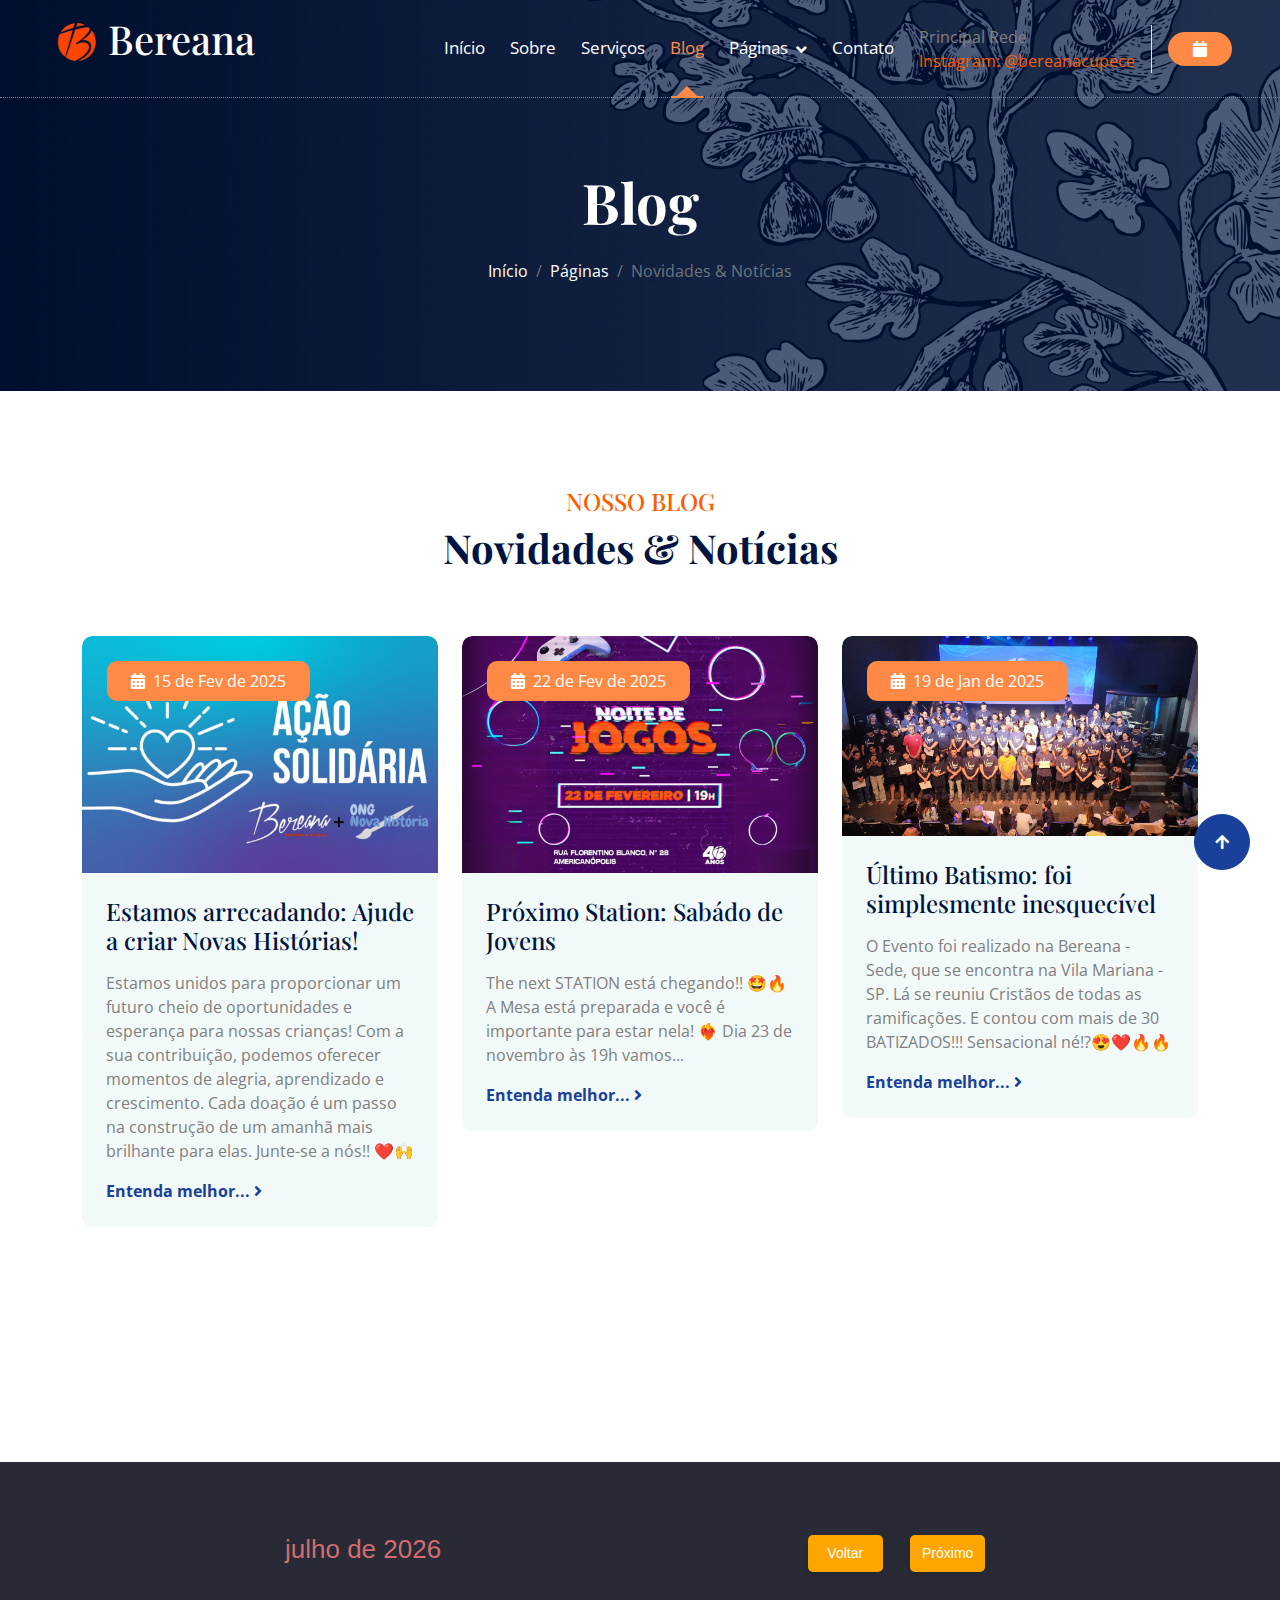
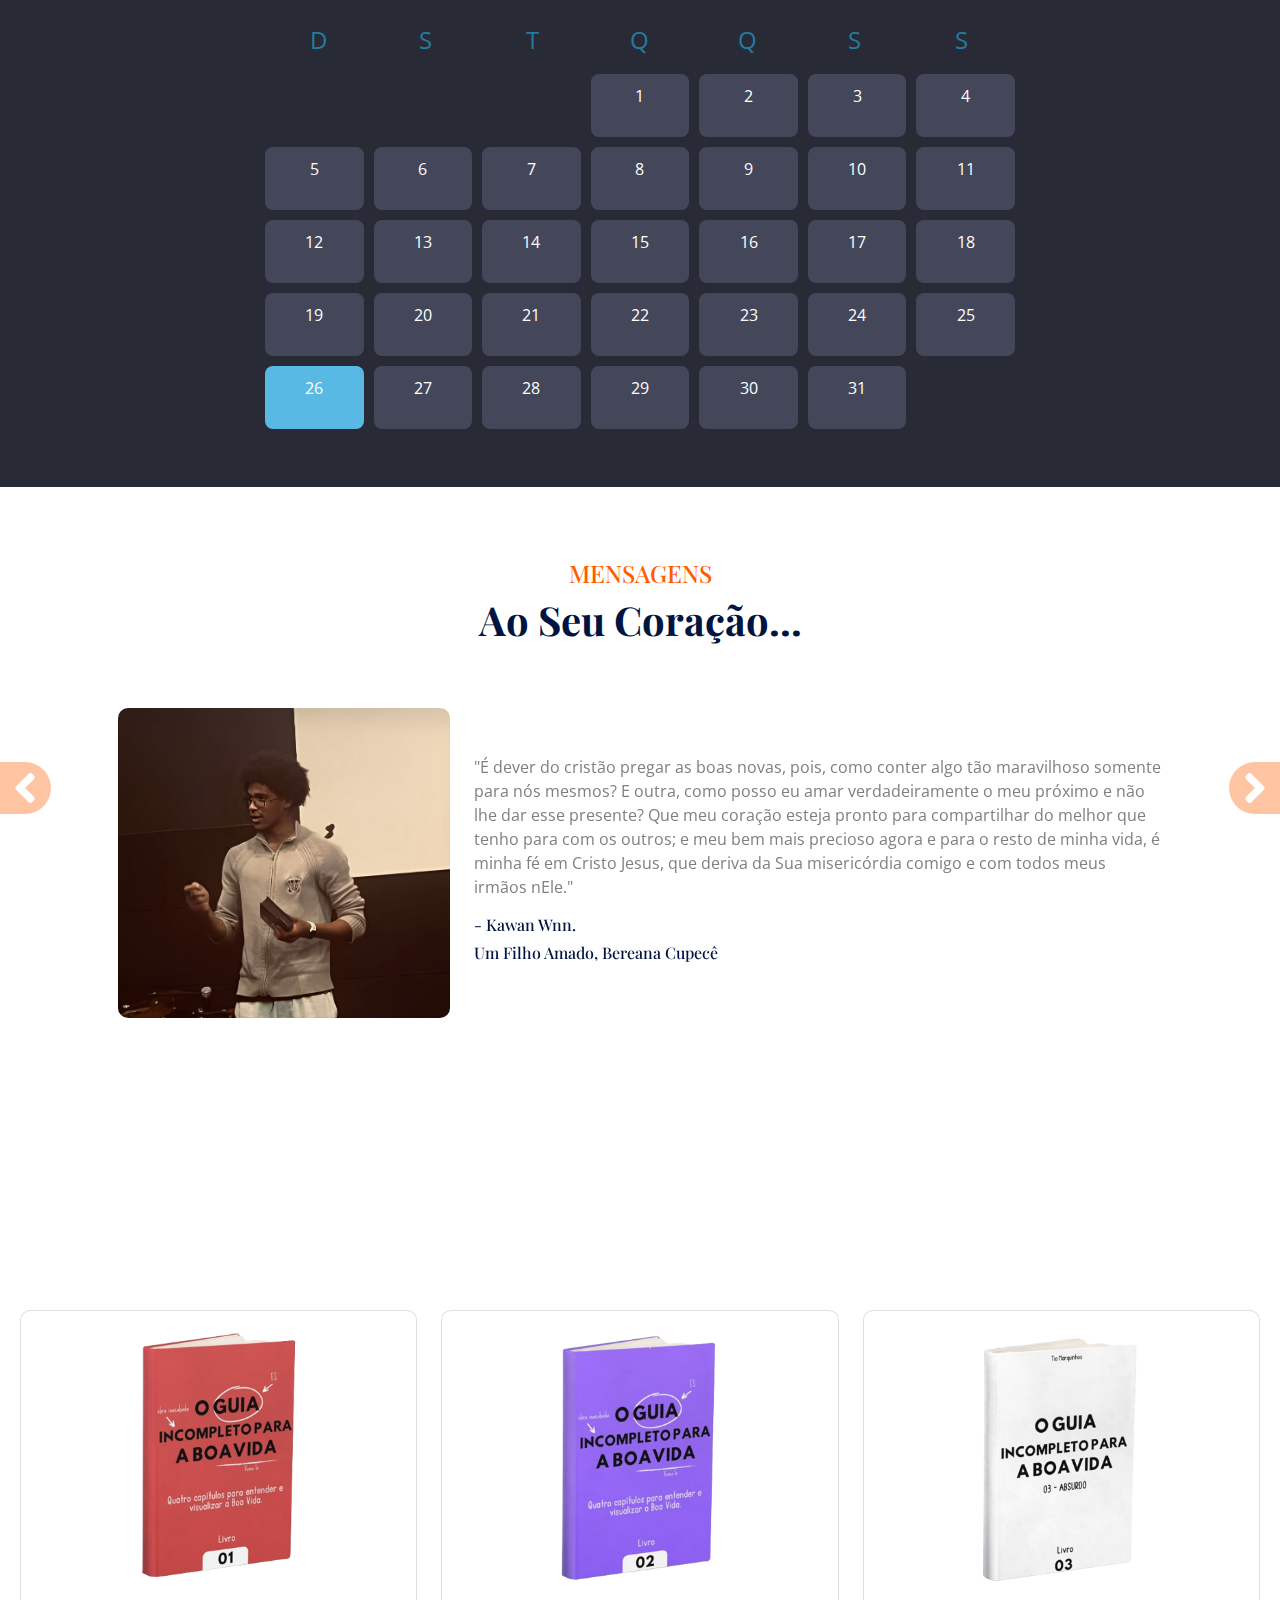
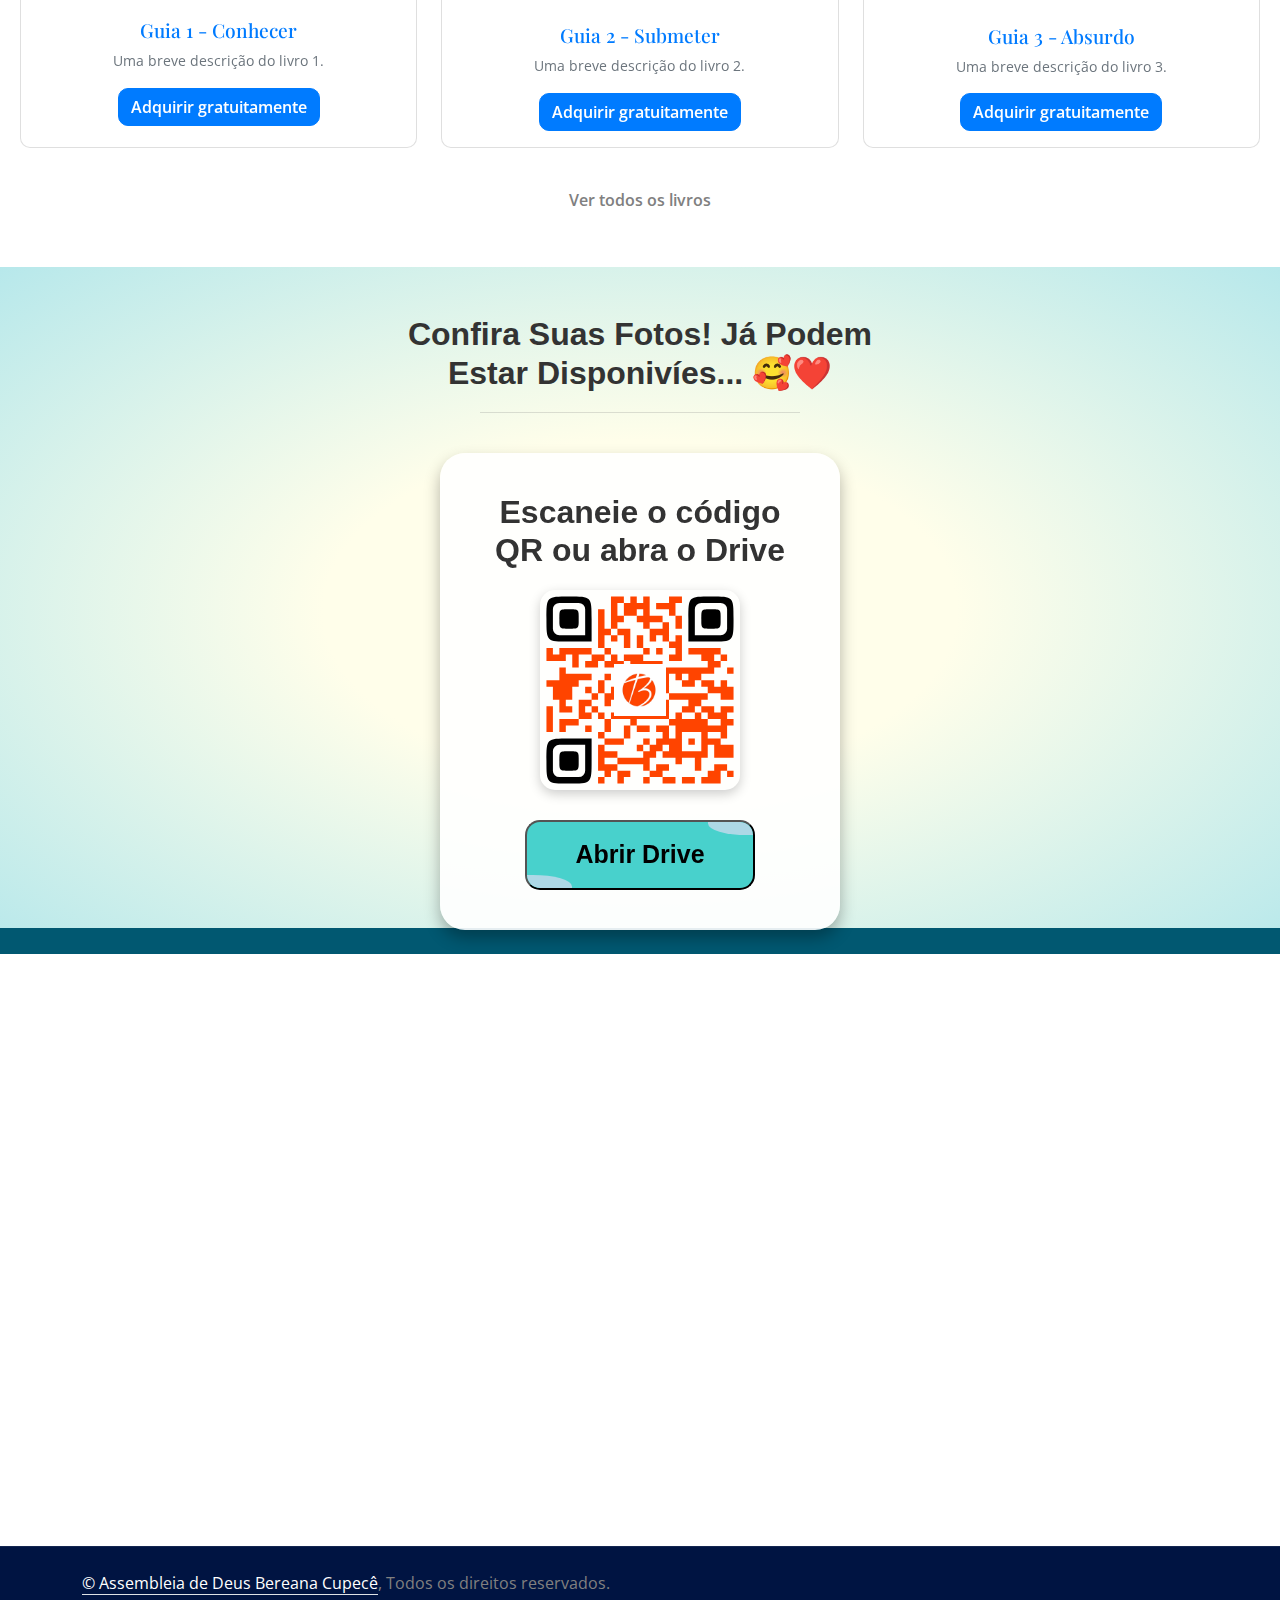
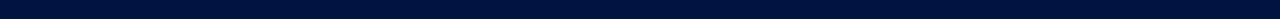
<file: blog.html>
<!DOCTYPE html>
<html lang="pt-br">
  <head>
    <meta charset="utf-8" />
    <title>Blog - Bereana Cupecê</title>
    <meta content="width=device-width, initial-scale=1.0" name="viewport" />
    <meta content="" name="keywords" />
    <meta content="" name="description" />
    <link
      rel="shortcut icon"
      href="img/favicon-bereana.png"
      type="image/x-icon"
    />

    <!-- Google Web Fonts -->
    <link rel="preconnect" href="https://fonts.googleapis.com" />
    <link rel="preconnect" href="https://fonts.gstatic.com" crossorigin />
    <link
      href="https://fonts.googleapis.com/css2?family=Open+Sans:ital,wdth,wght@0,75..100,300..800;1,75..100,300..800&family=Playfair+Display:ital,wght@0,400..900;1,400..900&display=swap"
      rel="stylesheet"
    />

    <!-- Icon Font Stylesheet -->
    <link
      rel="stylesheet"
      href="https://use.fontawesome.com/releases/v5.15.4/css/all.css"
    />
    <link
      href="https://cdn.jsdelivr.net/npm/bootstrap-icons@1.4.1/font/bootstrap-icons.css"
      rel="stylesheet"
    />

    <!-- Libraries Stylesheet -->
    <link href="lib/animate/animate.min.css" rel="stylesheet" />
    <link href="lib/owlcarousel/assets/owl.carousel.min.css" rel="stylesheet" />

    <!-- Customized Bootstrap Stylesheet -->
    <link href="css/bootstrap.min.css" rel="stylesheet" />

    <!-- Template Stylesheet -->
    <link href="css/style.css" rel="stylesheet" />
    <link href="css/blog.css" rel="stylesheet" />
  </head>

  <body>
    <!-- Spinner Start -->
    <div
      id="spinner"
      class="show bg-white position-fixed translate-middle w-100 vh-100 top-50 start-50 d-flex align-items-center justify-content-center"
    >
      <div
        class="spinner-border text-primary-css"
        style="width: 3rem; height: 3rem"
        role="status"
      >
        <span class="sr-only">Carregando...</span>
      </div>
    </div>
    <!-- Spinner End -->

    <!-- Navbar & Hero Start -->
    <div class="container-fluid position-relative p-0">
      <nav
        class="navbar navbar-expand-lg navbar-light px-4 px-lg-5 py-3 py-lg-0"
      >
        <a href="" class="navbar-brand p-0">
          <h1
            class="text-primary-css logo flex-fill align-content-end justify-content-lg-around"
          >
            <i class="i-logo"><img src="img/logo.png" alt="" /></i>Bereana
          </h1>
          <!-- <img src="img/logo.png" alt="Logo"> -->
        </a>
        <button
          class="navbar-toggler"
          type="button"
          data-bs-toggle="collapse"
          data-bs-target="#navbarCollapse"
        >
          <span class="fa fa-bars"></span>
        </button>
        <div class="collapse navbar-collapse" id="navbarCollapse">
          <div class="navbar-nav ms-auto py-0">
            <a href="index.html" class="nav-item nav-link">Início</a>
            <a href="about.html" class="nav-item nav-link">Sobre</a>
            <a href="service.html" class="nav-item nav-link">Serviços</a>
            <a href="blog.html" class="nav-item nav-link active">Blog</a>
            <div class="nav-item dropdown">
              <a
                href="https://www.instagram.com/bereanacupece/"
                target="_blank"
                class="nav-link dropdown-toggle"
                data-bs-toggle="dropdown"
                >Páginas</a
              >
              <div class="dropdown-menu m-0">
                <a href="feature.html" class="dropdown-item">Nosso Lema</a>
                <!-- <a href="product.html" class="dropdown-item">Our Product</a> -->
                <a href="team.html" class="dropdown-item">Nossos Líderes</a>
                <a href="testimonial.html" class="dropdown-item">Cometários</a>
                <a href="404.html" class="dropdown-item">Página 404</a>
              </div>
            </div>
            <a href="contact.html" class="nav-item nav-link">Contato</a>
          </div>
          <div class="d-none d-xl-flex me-3">
            <div class="d-flex flex-column pe-3 border-end border-primary-css">
              <span class="text-body">Principal Rede</span>
              <a href="https://www.instagram.com/bereanacupece/" target="_blank"
                ><span class="text-primary-css"
                  >Instagram: @bereanacupece</span
                ></a
              >
            </div>
          </div>

          <a
            href=""
            class="btn btn-primary-css rounded-pill d-inline-flex flex-shrink-0 py-2 px-4"
            ><i class="fa fa-calendar fa-1x"></i
          ></a>
        </div>
      </nav>

      <!-- Header Start -->
      <div class="container-fluid bg-breadcrumb">
        <div class="container text-center py-5" style="max-width: 900px">
          <h4
            class="text-white display-4 mb-4 wow fadeInDown"
            data-wow-delay="0.1s"
          >
            Blog
          </h4>
          <ol
            class="breadcrumb d-flex justify-content-center mb-0 wow fadeInDown"
            data-wow-delay="0.3s"
          >
            <li class="breadcrumb-item"><a href="index.html">Início</a></li>
            <li class="breadcrumb-item"><a href="#">Páginas</a></li>
            <li class="breadcrumb-item active text-primary-css">
              Novidades & Notícias
            </li>
          </ol>
        </div>
      </div>
      <!-- Header End -->
    </div>
    <!-- Navbar & Hero End -->

    <!-- Modal Search Start -->
    <div
      class="modal fade"
      id="searchModal"
      tabindex="-1"
      aria-labelledby="exampleModalLabel"
      aria-hidden="true"
    >
      <div class="modal-dialog modal-fullscreen">
        <div class="modal-content rounded-0">
          <div class="modal-header">
            <h4 class="modal-title mb-0" id="exampleModalLabel">
              Search by keyword
            </h4>
            <button
              type="button"
              class="btn-close"
              data-bs-dismiss="modal"
              aria-label="Close"
            ></button>
          </div>
          <div class="modal-body d-flex align-items-center">
            <div class="input-group w-75 mx-auto d-flex">
              <input
                type="search"
                class="form-control p-3"
                placeholder="keywords"
                aria-describedby="search-icon-1"
              />
              <span id="search-icon-1" class="input-group-text btn border p-3"
                ><i class="fa fa-search text-white"></i
              ></span>
            </div>
          </div>
        </div>
      </div>
    </div>
    <!-- Modal Search End -->

    <!-- Blog Start -->
    <div class="container-fluid blog pt-5 mt-5 pb-5">
      <div class="container pb-5">
        <div
          class="text-center mx-auto pb-5 wow fadeInUp"
          data-wow-delay="0.2s"
          style="max-width: 800px"
        >
          <h4 class="text-uppercase text-primary-css">Nosso Blog</h4>
          <h1 class="display-6 text-capitalize mb-3">Novidades & Notícias</h1>
        </div>
        <div class="row g-4 justify-content-center">
          <div class="col-lg-6 col-xl-4 wow fadeInUp" data-wow-delay="0.2s">
            <div class="blog-item">
              <div class="blog-img">
                <img
                  src="img/blog/news/doe.png"
                  class="img-fluid rounded-top w-100"
                  alt=""
                />
                <div class="blog-date px-4 py-2">
                  <i class="fa fa-calendar-alt me-1"></i> 15 de Fev de 2025
                </div>
              </div>
              <div class="blog-content rounded-bottom p-4">
                <a
                  href="https://ong-nova-historia.vercel.app/"
                  target="_blank"
                  class="h4 d-inline-block mb-3"
                  >Estamos arrecadando: Ajude a criar Novas Histórias!</a
                >
                <p>
                  Estamos unidos para proporcionar um futuro cheio de
                  oportunidades e esperança para nossas crianças! Com a sua
                  contribuição, podemos oferecer momentos de alegria,
                  aprendizado e crescimento. Cada doação é um passo na
                  construção de um amanhã mais brilhante para elas. Junte-se a
                  nós!! ❤️🙌
                </p>
                <a
                  href="https://ong-nova-historia.vercel.app/"
                  target="_blank"
                  class="fw-bold text-secondary"
                  >Entenda melhor... <i class="fa fa-angle-right"></i
                ></a>
              </div>
            </div>
          </div>
          <div class="col-lg-6 col-xl-4 wow fadeInUp" data-wow-delay="0.4s">
            <div class="blog-item">
              <div class="blog-img">
                <img
                  src="img/blog/news/station-games.png"
                  class="img-fluid rounded-top w-100"
                  alt=""
                />
                <div class="blog-date px-4 py-2">
                  <i class="fa fa-calendar-alt me-1"></i> 22 de Fev de 2025
                </div>
              </div>
              <div class="blog-content rounded-bottom p-4">
                <a
                  href="https://www.instagram.com/p/DBlxzVdJfzu/"
                  target="_blank"
                  class="h4 d-inline-block mb-3"
                  >Próximo Station: Sabádo de Jovens</a
                >
                <p>
                  The next STATION está chegando!! 🤩🔥 A Mesa está preparada e
                  você é importante para estar nela! ❤️‍🔥 Dia 23 de novembro às
                  19h vamos...
                </p>
                <a
                  href="https://www.instagram.com/jovensbereanoscupece_/"
                  target="_blank"
                  class="fw-bold text-secondary"
                  >Entenda melhor... <i class="fa fa-angle-right"></i
                ></a>
              </div>
            </div>
          </div>
          <div class="col-lg-6 col-xl-4 wow fadeInUp" data-wow-delay="0.6s">
            <div class="blog-item">
              <div class="blog-img">
                <img
                  src="img/blog/news/ultimo-batismo.jpg"
                  class="img-fluid rounded-top w-100"
                  alt=""
                />
                <div class="blog-date px-4 py-2">
                  <i class="fa fa-calendar-alt me-1"></i> 19 de Jan de 2025
                </div>
              </div>
              <div class="blog-content rounded-bottom p-4">
                <a
                  href="https://www.instagram.com/stories/highlights/18202906633180983/"
                  target="_blank"
                  class="h4 d-inline-block mb-3"
                  >Último Batismo: foi simplesmente inesquecível
                </a>
                <p>
                  O Evento foi realizado na Bereana - Sede, que se encontra na
                  Vila Mariana - SP. Lá se reuniu Cristãos de todas as
                  ramificações. E contou com mais de 30 BATIZADOS!!! Sensacional
                  né!?😍❤️🔥🔥
                </p>
                <a
                  href="https://www.instagram.com/stories/highlights/18202906633180983/"
                  target="_blank"
                  class="fw-bold text-secondary"
                  >Entenda melhor... <i class="fa fa-angle-right"></i
                ></a>
              </div>
            </div>
          </div>
        </div>
      </div>
    </div>
    <!-- Blog End -->

    <br />

    <!-- Start section de agendamento -->
    <div
      class="text-center mx-auto wow fadeInUp"
      data-wow-delay="0.2s"
      style="max-width: 800px"
    >
      <!-- <h4 class="text-uppercase text-primary-css">Nossa agenda</h4> -->
      <h1 class="display-6 text-capitalize">Nossa agenda de Eventos:</h1>
      <hr class="w-50 mx-auto" />
    </div>
    <section class="schedule-body py-5" cz-shortcut-listen="true">
      <!-- Container do calendário -->
      <div id="container-schedule">
        <!-- Cabeçalho com título e navegação -->
        <div id="header">
          <div id="monthDisplay">outubro, 2024</div>

          <div>
            <button id="backButton">Voltar</button>
            <button id="nextButton">Próximo</button>
          </div>
        </div>

        <!-- Dias da semana -->
        <div id="weekdays" class="mt-5 mb-4">
          <div data-letter="D"></div>
          <div data-letter="S"></div>
          <div data-letter="T"></div>
          <div data-letter="Q"></div>
          <div data-letter="Q"></div>
          <div data-letter="S"></div>
          <div data-letter="S"></div>
        </div>

        <!-- Div dinâmica para os dias do mês -->
        <div id="calendar">
          <!-- O conteúdo de dias será gerado dinamicamente via JavaScript -->
        </div>

        <!-- Modal para Visualizar Evento -->
        <div id="viewEventModal">
          <h2>Evento</h2>
          <div id="eventText"></div>
          <br />
          <button id="closeButton">Fechar</button>
        </div>
      </div>
    </section>
    <!-- END section de agendamento -->

    <br />

    <!-- Start Carrosel Comments -->
    <div id="carouselId2" class="carousel slide mb-5 pt-5" data-ride="carousel">
      <h4 class="text-uppercase text-primary-css text-center">Mensagens</h4>
      <h1 class="display-6 text-capitalize mb-3 text-center">
        ao seu coração...
      </h1>

      <ol class="carousel-indicators">
        <li
          data-bs-target="#carouselId2"
          data-bs-slide-to="0"
          class="active"
        ></li>
        <li data-bs-target="#carouselId2" data-bs-slide-to="1"></li>
        <li data-bs-target="#carouselId2" data-bs-slide-to="2"></li>
        <li data-bs-target="#carouselId2" data-bs-slide-to="3"></li>
      </ol>

      <div class="carousel-inner" role="listbox">
        <div class="carousel-item active">
          <div class="container p-5">
            <div class="row align-items-center justify-content-center">
              <div class="col-sm-12 col-md-4 blog-img2">
                <img
                  class="img-fluid rounded"
                  src="img/blog/kawan.png"
                  alt="Autor do comentário"
                />
              </div>
              <div class="col-sm-12 col-md-8 content-text">
                <p class="gap_top">
                  "É dever do cristão pregar as boas novas, pois, como conter
                  algo tão maravilhoso somente para nós mesmos? E outra, como
                  posso eu amar verdadeiramente o meu próximo e não lhe dar esse
                  presente? Que meu coração esteja pronto para compartilhar do
                  melhor que tenho para com os outros; e meu bem mais precioso
                  agora e para o resto de minha vida, é minha fé em Cristo
                  Jesus, que deriva da Sua misericórdia comigo e com todos meus
                  irmãos nEle."
                </p>
                <h6>- Kawan Wnn.</h6>
                <h6 class="text-dark gap_bottom">
                  Um Filho Amado, Bereana Cupecê
                </h6>
              </div>
            </div>
          </div>
        </div>

        <div class="carousel-item">
          <div class="container p-5">
            <div class="row align-items-center justify-content-center">
              <div class="col-sm-12 col-md-4 blog-img2">
                <img
                  class="img-fluid rounded"
                  src="img/blog/tio-marqunhos.png"
                  alt="Autor do comentário"
                />
              </div>
              <div class="col-sm-12 col-md-8 content-text">
                <p class="gap_top">
                  "NÃO EXISTE NADA MAIS VIOLENTO QUE O AMOR. <br />
                  O amor, na sua essência mais pura e verdadeira, é a força mais
                  violenta e transformadora que existe. Não a violência da
                  destruição, mas a violência que rompe com o ódio, a injustiça
                  e a frieza do coração humano. O próprio Cristo é a expressão
                  máxima dessa verdade. "
                </p>
                <h6>- Tio Marquinhos</h6>
                <h6 class="text-dark gap_bottom">Presbítero, Bereana Cupecê</h6>
              </div>
            </div>
          </div>
        </div>

        <div class="carousel-item">
          <div class="container p-5">
            <div class="row align-items-center justify-content-center">
              <div class="col-sm-12 col-md-4 blog-img2">
                <img
                  class="img-fluid rounded"
                  src="img/blog/kawan2.png"
                  alt="Autor do comentário"
                />
              </div>
              <div class="col-sm-12 col-md-8 content-text">
                <p class="gap_top">
                  "É dever do cristão pregar as boas novas, pois, como conter
                  algo tão maravilhoso somente para nós mesmos? E outra, como
                  posso eu amar verdadeiramente o meu próximo e não lhe dar esse
                  presente? Que meu coração esteja pronto para compartilhar do
                  melhor que tenho para com os outros; e meu bem mais precioso
                  agora e para o resto de minha vida, é minha fé em Cristo
                  Jesus, que deriva da Sua misericórdia comigo e com todos meus
                  irmãos nEle."
                </p>
                <h6>- Kawan Wnn.</h6>
                <h6 class="text-dark gap_bottom">
                  Um Filho Amado, Bereana Cupecê
                </h6>
              </div>
            </div>
          </div>
        </div>

        <div class="carousel-item">
          <div class="container p-5">
            <div class="row align-items-center justify-content-center">
              <div class="col-sm-12 col-md-4 blog-img2">
                <img
                  class="img-fluid rounded"
                  src="img/blog/lele.png"
                  alt="Autor do comentário"
                />
              </div>
              <div class="col-sm-12 col-md-8 content-text">
                <p class="gap_top">
                  "Sabe, a gente reclama demais e agradece de menos. Mas a
                  verdade é que as palavras têm poder. Quanto mais murmuramos,
                  mais peso colocamos na nossa própria vida. A Bíblia ensina que
                  a gratidão transforma, que ela antecede milagres. Então, em
                  vez de focar no que falta, bora reconhecer o que Deus já fez?
                  Que da nossa boca saiam menos queixas e mais gratidão, porque
                  um coração grato muda tudo."
                </p>
                <h6>- Leandro Alves</h6>
                <h6 class="text-dark gap_bottom">Pastor, Bereana Cupecê</h6>
              </div>
            </div>
          </div>
        </div>
      </div>

      <button
        class="carousel-control-prev"
        type="button"
        data-bs-target="#carouselId2"
        data-bs-slide="prev"
      >
        <span
          class="carousel-control-prev-icon carousel-control-prev-icon2 btn btn-primary-css"
          aria-hidden="true"
        >
          <i class="fa fa-angle-left fa-3x"></i>
        </span>
        <span class="visually-hidden">Voltar</span>
      </button>
      <button
        class="carousel-control-next"
        type="button"
        data-bs-target="#carouselId2"
        data-bs-slide="next"
      >
        <span
          class="carousel-control-next-icon carousel-control-next-icon2 btn btn-primary-css"
          aria-hidden="true"
        >
          <i class="fa fa-angle-right fa-3x"></i>
        </span>
        <span class="visually-hidden">Próximo</span>
      </button>
    </div>
    <!-- END Carrosel Comments -->

    <!-- Start shelf books -->
    <section class="digital-bookshelf container-fluid py-5">
      <div
        class="text-center mx-auto pb-5 wow fadeInUp"
        data-wow-delay="0.2s"
        style="max-width: 800px"
      >
        <h4 class="text-uppercase text-primary-css">Materiais</h4>
        <h1 class="bookshelf-title display-6 text-capitalize mb-3">
          Obras Autorais
        </h1>
      </div>

      <!-- Início do Carrossel -->
      <div
        id="bookCarousel"
        class="carousel slide"
        data-bs-ride="carousel"
        data-bs-interval="2000"
      >
        <!-- Itens do Carrossel -->
        <div class="carousel-inner h-100">
          <!-- Slide 1 -->
          <div class="carousel-item active">
            <div class="row">
              <!-- Livro 1 -->
              <div class="col-12 col-sm-6 col-md-4">
                <div class="card shelf-book-card">
                  <img
                    src="img/blog/guia1.png"
                    class="card-img-top book-cover"
                    alt="Livro 1"
                  />
                  <div class="card-body text-center">
                    <h5 class="book-title">Guia 1 - Conhecer</h5>
                    <p class="book-description">
                      Uma breve descrição do livro 1.
                    </p>
                    <a
                      href="#"
                      class="btn btn-primary buy-button working-in-upgrade"
                      target="_blank"
                      >Adquirir gratuitamente</a
                    >
                  </div>
                </div>
              </div>
              <!-- Livro 2 -->
              <div class="col-12 col-sm-6 col-md-4">
                <div class="card shelf-book-card">
                  <img
                    src="img/blog/guia2.png"
                    class="card-img-top book-cover"
                    alt="Livro 2"
                  />
                  <div class="card-body text-center">
                    <h5 class="book-title">Guia 2 - Submeter</h5>
                    <p class="book-description">
                      Uma breve descrição do livro 2.
                    </p>
                    <a
                      href="#"
                      class="btn btn-primary buy-button working-in-upgrade"
                      target="_blank"
                      >Adquirir gratuitamente</a
                    >
                  </div>
                </div>
              </div>
              <!-- Livro 3 -->
              <div class="col-12 col-sm-6 col-md-4">
                <div class="card shelf-book-card">
                  <img
                    src="img/blog/guia3.png"
                    class="card-img-top book-cover"
                    alt="Livro 3"
                  />
                  <div class="card-body text-center">
                    <h5 class="book-title">Guia 3 - Absurdo</h5>
                    <p class="book-description">
                      Uma breve descrição do livro 3.
                    </p>
                    <a
                      href="#"
                      class="btn btn-primary buy-button working-in-upgrade"
                      target="_blank"
                      >Adquirir gratuitamente</a
                    >
                  </div>
                </div>
              </div>
            </div>
          </div>
          <!-- Slide 2 -->
          <div class="carousel-item">
            <div class="row">
              <!-- Livro 4 -->
              <div class="col-12 col-sm-6 col-md-4">
                <div class="card shelf-book-card">
                  <img
                    src="img/blog/guia4.png"
                    class="card-img-top book-cover"
                    alt="Livro 4"
                  />
                  <div class="card-body text-center">
                    <h5 class="book-title">Guia 4 - Violência</h5>
                    <p class="book-description">
                      Uma breve descrição do livro 4.
                    </p>
                    <a
                      href="#"
                      class="btn btn-primary buy-button working-in-upgrade"
                      target="_blank"
                      >Adquirir gratuitamente</a
                    >
                  </div>
                </div>
              </div>
              <!-- Livro 5 -->
              <div class="col-12 col-sm-6 col-md-4">
                <div class="card shelf-book-card">
                  <img
                    src="img/blog/nos-louco.png"
                    class="card-img-top book-cover"
                    alt="Livro 5"
                  />
                  <div class="card-body text-center">
                    <h5 class="book-title">Nós Loucos</h5>
                    <p class="book-description">
                      Uma breve descrição do livro 5.
                    </p>
                    <a
                      href="#"
                      class="btn btn-primary buy-button working-in-upgrade"
                      target="_blank"
                      >Adquirir gratuitamente</a
                    >
                  </div>
                </div>
              </div>
              <!-- Livro 6 -->
              <div class="col-12 col-sm-6 col-md-4">
                <div class="card shelf-book-card">
                  <img
                    src="img/blog/louco.png"
                    class="card-img-top book-cover"
                    alt="Livro 6"
                  />
                  <div class="card-body text-center">
                    <h5 class="book-title">Louco</h5>
                    <p class="book-description">
                      Uma breve descrição do livro 6.
                    </p>
                    <a
                      href="#"
                      class="btn btn-primary buy-button working-in-upgrade"
                      target="_blank"
                      >Adquirir gratuitamente</a
                    >
                  </div>
                </div>
              </div>
            </div>
          </div>
        </div>
      </div>
      <button
        class="btn btn-primary-color mx-auto d-block working-in-upgrade mt-2"
      >
        Ver todos os livros
      </button>
      <!-- Fim do Carrossel -->
    </section>

    <!-- END shelf books -->

    <!-- Drive -->
    <section id="drive" class="one_drive">
      <h2 class="title-drive text-center text-capitalize mt-5">
        Confira suas fotos! Já podem <br />
        estar disponivíes... 🥰❤️
      </h2>

      <hr class="w-25 mx-auto" />

      <div class="section-one_drive">
        <div class="ocean">
          <div class="wave"></div>
          <div class="wave"></div>
        </div>
        <div class="container-drive my-4">
          <h2 class="title-drive">Escaneie o código QR ou abra o Drive</h2>
          <img
            class="img-drive"
            src="img/blog/QR_BEREANA_FOTOS.svg"
            alt="QR Code"
          />
          <br />
          <button
            class="button-one-drive"
            onclick="window.open('https://drive.google.com/drive/folders/1dQPwcpizziHS0jiHJ_gBU5Q7bj4qGbpn?usp=sharing', '_blank')"
          >
            Abrir Drive
          </button>
        </div>
      </div>
    </section>
    <!-- END Drive -->

    <!-- Footer Start -->
    <div class="container-fluid footer py-5 wow fadeIn" data-wow-delay="0.2s">
      <div class="container py-5">
        <div class="row g-5 mb-5 align-items-center">
          <div class="col-lg-7">
            <div class="position-relative mx-auto">
              <input
                class="form-control rounded-pill w-100 py-3 ps-4 pe-5"
                type="text"
                placeholder="Endereço de e-mail"
              />
              <button
                type="button"
                class="btn btn-secondary-css rounded-pill position-absolute top-0 end-0 py-2 px-4 mt-2 me-2"
              >
                Inscrever
              </button>
            </div>
          </div>
          <div class="col-lg-5">
            <div
              class="d-flex align-items-center justify-content-center justify-content-lg-end"
            >
              <a
                class="btn btn-secondary-css btn-md-square rounded-circle me-3"
                href="https://www.facebook.com/bereana.cupece"
                target="_blank"
                ><i class="fab fa-facebook-f"></i
              ></a>
              <a
                class="btn btn-secondary-css btn-md-square rounded-circle me-3"
                href="https://www.instagram.com/bereanacupece/"
                target="_blank"
                ><i class="fab fa-twitter"></i
              ></a>
              <a
                class="btn btn-secondary-css btn-md-square rounded-circle me-3"
                href="https://www.instagram.com/bereanacupece/"
                target="_blank"
                ><i class="fab fa-instagram"></i
              ></a>
              <a
                class="btn btn-secondary-css btn-md-square rounded-circle me-0"
                href="https://www.youtube.com/c/BereanaCupecê/"
                target="_blank"
                ><i class="fab fa-youtube"></i
              ></a>
            </div>
          </div>
        </div>
        <div class="row g-5">
          <div class="col-md-6 col-lg-6 col-xl-3">
            <div class="footer-item d-flex flex-column">
              <div class="footer-item">
                <h3 class="text-white mb-4">
                  <i><img width="75" src="img/logo.png" alt="Logo rodapé" /></i
                  >Bereana
                </h3>
                <p class="mb-3">#AmorPelaPalavra</p>
              </div>
            </div>
          </div>
          <div class="col-md-6 col-lg-6 col-xl-3">
            <div class="footer-item d-flex flex-column">
              <h4 class="text-white mb-4">Sobre Nós</h4>
              <a href="https://www.instagram.com/bereanacupece/" target="_blank"
                ><i class="fas fa-angle-right me-2"></i> Por que nos escolher</a
              >
              <a href="https://www.instagram.com/bereanacupece/" target="_blank"
                ><i class="fas fa-angle-right me-2"></i> Contate-nos</a
              >
              <a href="https://www.instagram.com/bereanacupece/" target="_blank"
                ><i class="fas fa-angle-right me-2"></i> Termos & Condições</a
              >
            </div>
          </div>
          <div class="col-md-6 col-lg-6 col-xl-3">
            <div class="footer-item d-flex flex-column">
              <h4 class="text-white mb-4">Horário de Funcionamento</h4>
              <div class="mb-3">
                <h6 class="text-muted mb-0">Quinta-feira:</h6>
                <p class="text-white mb-0">20:00 às 21:00</p>
              </div>
              <div class="mb-3">
                <h6 class="text-muted mb-0">Domingo:</h6>
                <p class="text-white mb-0">
                  10:00<span class="font-size">(AM)</span> às 12:00
                </p>
              </div>
              <div class="mb-3">
                <h6 class="text-muted mb-0">Férias:</h6>
                <p class="text-white mb-0">Indefinido...</p>
              </div>
            </div>
          </div>
          <div class="col-md-6 col-lg-6 col-xl-3">
            <div class="footer-item d-flex flex-column">
              <h4 class="text-white mb-4">Informações de Contato</h4>
              <a
                href="https://www.google.com/maps/search/?api=1&query=R.+Florentino+Blanco,+28+-+Americanópolis,+São+Paulo+-+SP,+04338-020"
                target="_blank"
              >
                <i class="fa fa-map-marker-alt me-2"></i> R. Florentino Blanco,
                28 - Americanópolis, São Paulo - SP, 04338-020
              </a>
              <a href="mailto:bereanacupece@gmail.com"
                ><i class="fas fa-envelope me-2"></i> bereanacupece@gmail.com</a
              >
              <a href="tel:+012 345 67890"
                ><i class="fas fa-phone me-2"></i> (11) 5907-8999</a
              >
            </div>
          </div>
        </div>
      </div>
    </div>
    <!-- Footer End -->

    <!-- Copyright Start -->
    <div class="container-fluid copyright py-4">
      <div class="container">
        <div class="row g-4 align-items-center">
          <div class="col-md-6 text-center text-md-start mb-md-0">
            <span class="text-body"
              ><a
                href="https://www.instagram.com/bereanacupece/"
                target="_blank"
                class="border-bottom text-white"
                >&copy; Assembleia de Deus Bereana Cupecê</a
              >, Todos os direitos reservados.</span
            >
          </div>
          <!-- <div class="col-md-6 text-center text-md-end text-body">
            Desenvolvido por
            <a
              class="border-bottom text-white"
              href="https://github.com/kawanwagnner"
              target="_blank"
              >Kawan Wnn.</a
            >
          </div> -->
        </div>
      </div>
    </div>
    <!-- Copyright End -->

    <!-- Back to Top -->
    <a
      href="#"
      class="btn btn-secondary btn-lg-square rounded-circle back-to-top"
      ><i class="fa fa-arrow-up"></i
    ></a>

    <!-- JavaScript Libraries -->
    <script src="https://ajax.googleapis.com/ajax/libs/jquery/3.6.4/jquery.min.js"></script>
    <script src="https://cdn.jsdelivr.net/npm/bootstrap@5.0.0/dist/js/bootstrap.bundle.min.js"></script>
    <script src="lib/wow/wow.min.js"></script>
    <script src="lib/easing/easing.min.js"></script>
    <script src="lib/waypoints/waypoints.min.js"></script>
    <script src="lib/counterup/counterup.min.js"></script>
    <script src="lib/owlcarousel/owl.carousel.min.js"></script>

    <!-- Template Javascript -->
    <script src="js/main.js" defer></script>
    <script src="js/schedule.js" defer></script>
  </body>
</html>
</file>
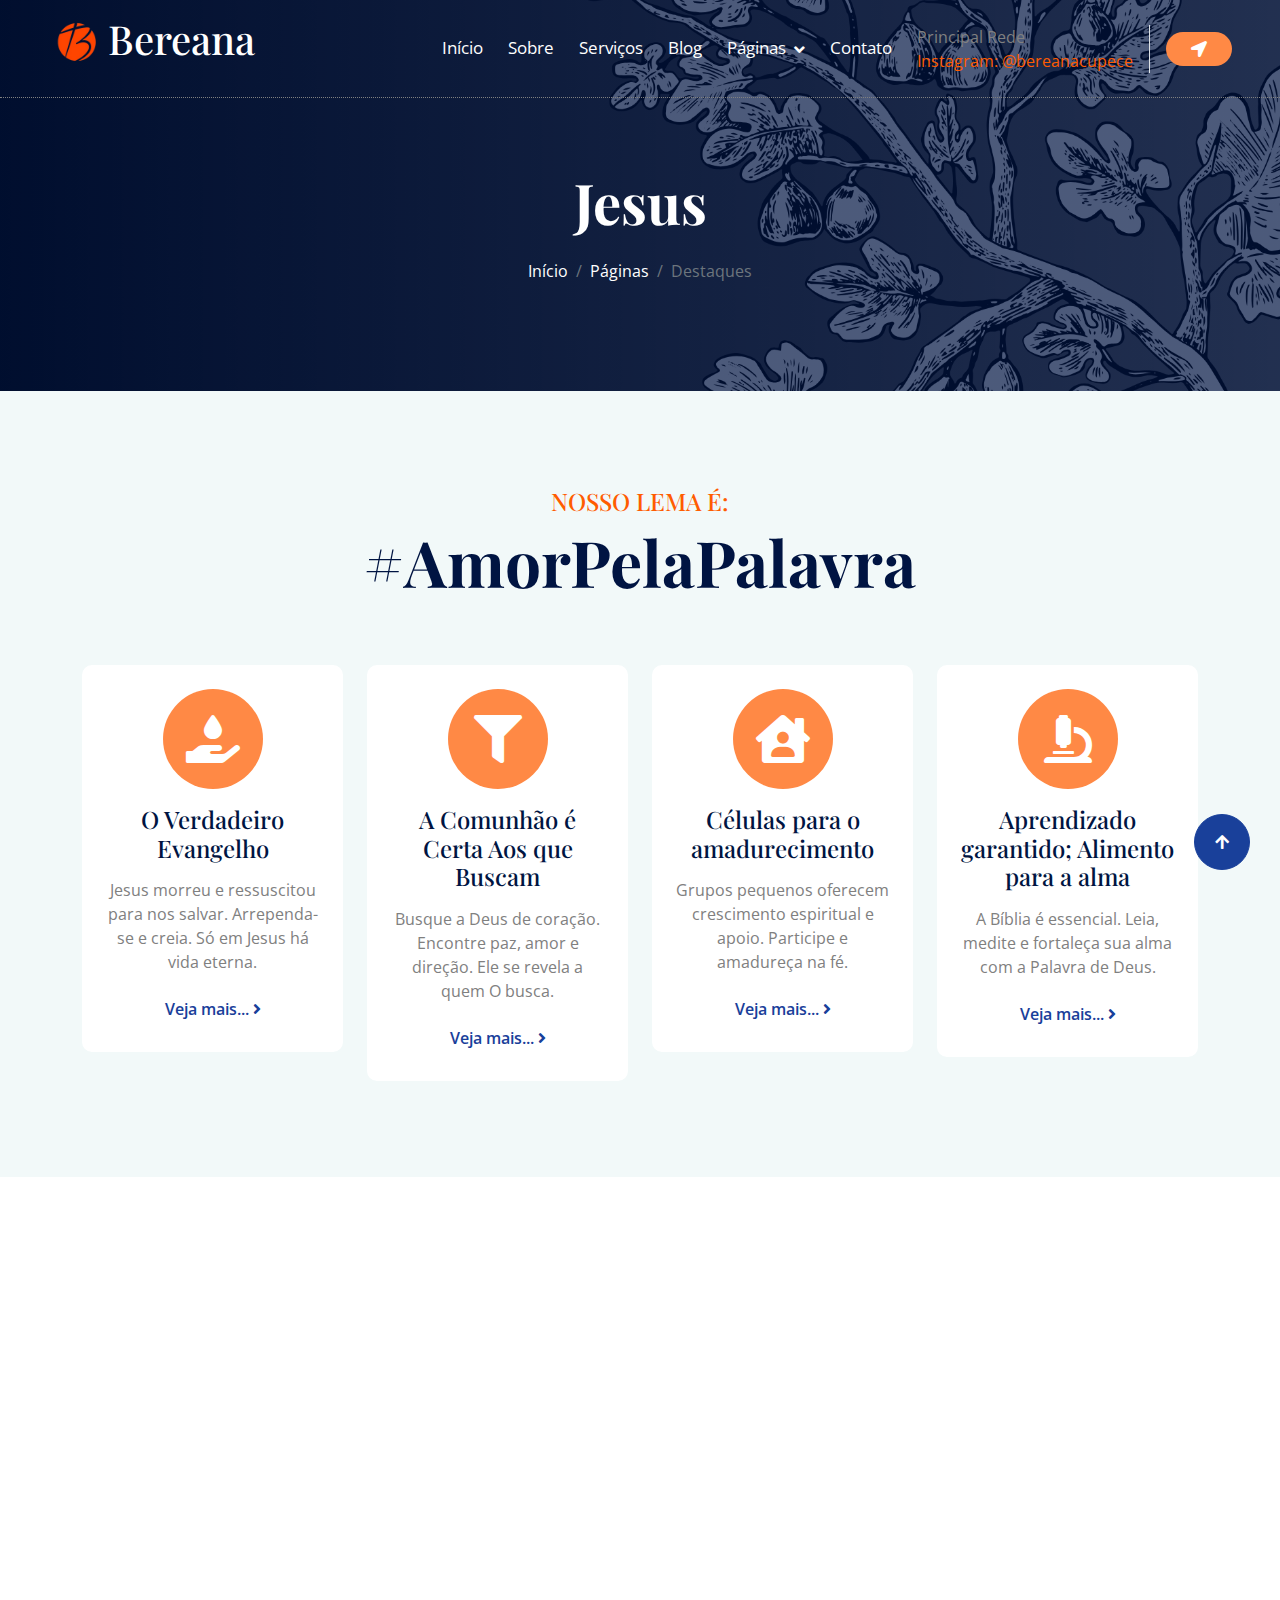
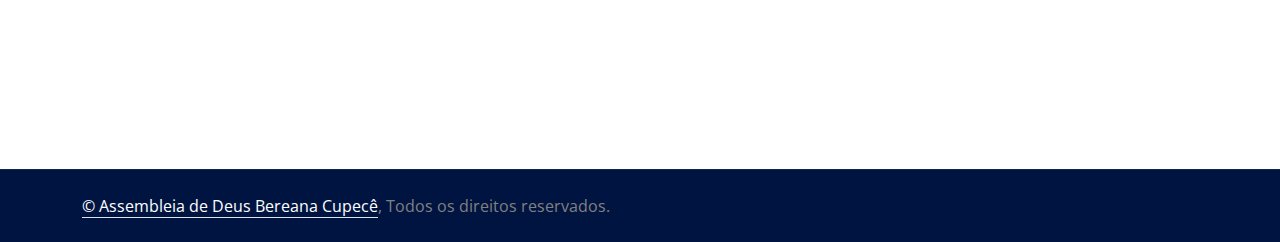
<file: feature.html>
<!DOCTYPE html>
<html lang="pt-br">
  <head>
    <meta charset="utf-8" />
    <title>Nosso Lema - Bereana Cupecê</title>
    <meta content="width=device-width, initial-scale=1.0" name="viewport" />
    <meta content="" name="keywords" />
    <meta content="" name="description" />

    <!-- Google Web Fonts -->
    <link rel="preconnect" href="https://fonts.googleapis.com" />
    <link rel="preconnect" href="https://fonts.gstatic.com" crossorigin />
    <link
      href="https://fonts.googleapis.com/css2?family=Open+Sans:ital,wdth,wght@0,75..100,300..800;1,75..100,300..800&family=Playfair+Display:ital,wght@0,400..900;1,400..900&display=swap"
      rel="stylesheet"
    />

    <!-- Icon Font Stylesheet -->
    <link
      rel="stylesheet"
      href="https://use.fontawesome.com/releases/v5.15.4/css/all.css"
    />
    <link
      href="https://cdn.jsdelivr.net/npm/bootstrap-icons@1.4.1/font/bootstrap-icons.css"
      rel="stylesheet"
    />

    <!-- Libraries Stylesheet -->
    <link href="lib/animate/animate.min.css" rel="stylesheet" />
    <link href="lib/owlcarousel/assets/owl.carousel.min.css" rel="stylesheet" />

    <!-- Customized Bootstrap Stylesheet -->
    <link href="css/bootstrap.min.css" rel="stylesheet" />

    <!-- CSS -->
    <link href="css/style.css" rel="stylesheet" />
  </head>

  <body>
    <!-- Spinner Start -->
    <div
      id="spinner"
      class="show bg-white position-fixed translate-middle w-100 vh-100 top-50 start-50 d-flex align-items-center justify-content-center"
    >
      <div
        class="spinner-border text-primary-css"
        style="width: 3rem; height: 3rem"
        role="status"
      >
        <span class="sr-only">Carregando...</span>
      </div>
    </div>
    <!-- Spinner End -->

    <!-- Navbar & Hero Start -->
    <div class="container-fluid position-relative p-0">
      <nav
        class="navbar navbar-expand-lg navbar-light px-4 px-lg-5 py-3 py-lg-0"
      >
        <a href="" class="navbar-brand p-0">
          <h1
            class="text-primary-css logo flex-fill align-content-end justify-content-lg-around"
          >
            <i class="i-logo"><img src="img/logo.png" alt="" /></i>Bereana
          </h1>
          <!-- <img src="img/logo.png" alt="Logo"> -->
        </a>
        <button
          class="navbar-toggler"
          type="button"
          data-bs-toggle="collapse"
          data-bs-target="#navbarCollapse"
        >
          <span class="fa fa-bars"></span>
        </button>
        <div class="collapse navbar-collapse" id="navbarCollapse">
          <div class="navbar-nav ms-auto py-0">
            <a href="index.html" class="nav-item nav-link">Início</a>
            <a href="about.html" class="nav-item nav-link">Sobre</a>
            <a href="service.html" class="nav-item nav-link">Serviços</a>
            <a href="blog.html" class="nav-item nav-link">Blog</a>
            <div class="nav-item dropdown">
              <a
                href="https://www.instagram.com/bereanacupece/"
                target="_blank"
                class="nav-link dropdown-toggle"
                data-bs-toggle="dropdown"
                >Páginas</a
              >
              <div class="dropdown-menu m-0">
                <a href="feature.html" class="dropdown-item active"
                  >Nosso Lema</a
                >
                <!-- <a href="product.html" class="dropdown-item">Our Product</a> -->
                <a href="team.html" class="dropdown-item">Nossos Líderes</a>
                <a href="testimonial.html" class="dropdown-item">Cometários</a>
                <a href="404.html" class="dropdown-item">Página 404</a>
              </div>
            </div>
            <a href="contact.html" class="nav-item nav-link">Contato</a>
          </div>
          <div class="d-none d-xl-flex me-3">
            <div class="d-flex flex-column pe-3 border-end border-primary-css">
              <span class="text-body">Principal Rede</span>
              <a href="https://www.instagram.com/bereanacupece/" target="_blank"
                ><span class="text-primary-css"
                  >Instagram: @bereanacupece</span
                ></a
              >
            </div>
          </div>

          <a
            href=""
            class="btn btn-primary-css rounded-pill d-inline-flex flex-shrink-0 py-2 px-4"
            ><i class="fa fa-location-arrow fa-1x"></i
          ></a>
        </div>
      </nav>

      <!-- Header Start -->
      <div class="container-fluid bg-breadcrumb">
        <div class="container text-center py-5" style="max-width: 900px">
          <h4
            class="text-white display-4 mb-4 wow fadeInDown"
            data-wow-delay="0.1s"
          >
            Jesus<br />
          </h4>
          <ol
            class="breadcrumb d-flex justify-content-center mb-0 wow fadeInDown"
            data-wow-delay="0.3s"
          >
            <li class="breadcrumb-item"><a href="index.html">Início</a></li>
            <li class="breadcrumb-item"><a href="#">Páginas</a></li>
            <li class="breadcrumb-item active text-primary-css">Destaques</li>
          </ol>
        </div>
      </div>
      <!-- Header End -->
    </div>
    <!-- Navbar & Hero End -->

    <!-- Modal Search Start -->
    <div
      class="modal fade"
      id="searchModal"
      tabindex="-1"
      aria-labelledby="exampleModalLabel"
      aria-hidden="true"
    >
      <div class="modal-dialog modal-fullscreen">
        <div class="modal-content rounded-0">
          <div class="modal-header">
            <h4 class="modal-title mb-0" id="exampleModalLabel">
              Search by keyword
            </h4>
            <button
              type="button"
              class="btn-close"
              data-bs-dismiss="modal"
              aria-label="Close"
            ></button>
          </div>
          <div class="modal-body d-flex align-items-center">
            <div class="input-group w-75 mx-auto d-flex">
              <input
                type="search"
                class="form-control p-3"
                placeholder="keywords"
                aria-describedby="search-icon-1"
              />
              <span id="search-icon-1" class="input-group-text btn border p-3"
                ><i class="fa fa-search text-white"></i
              ></span>
            </div>
          </div>
        </div>
      </div>
    </div>
    <!-- Modal Search End -->

    <!-- feature Start -->
    <div class="container-fluid feature bg-light py-5">
      <div class="container py-5">
        <div
          class="text-center mx-auto pb-5 wow fadeInUp"
          data-wow-delay="0.2s"
          style="max-width: 800px"
        >
          <h4 class="text-uppercase text-primary-css">Nosso Lema É:</h4>
          <h1 class="display-3 text-capitalize mb-3">#AmorPelaPalavra</h1>
        </div>
        <div class="row g-4">
          <div
            class="col-md-6 col-lg-6 col-xl-3 wow fadeInUp"
            data-wow-delay="0.2s"
          >
            <div class="feature-item p-4">
              <div class="feature-icon mb-3">
                <i class="fas fa-hand-holding-water text-white fa-3x"></i>
              </div>
              <a
                href="https://www.instagram.com/bereanacupece/"
                target="_blank"
                class="h4 mb-3"
                >O Verdadeiro Evangelho</a
              >
              <p class="mb-3">
                Jesus morreu e ressuscitou para nos salvar. Arrependa-se e
                creia. Só em Jesus há vida eterna.
              </p>
              <a
                href="https://www.instagram.com/bereanacupece/"
                target="_blank"
                class="btn text-secondary"
                >Veja mais... <i class="fa fa-angle-right"></i
              ></a>
            </div>
          </div>
          <div
            class="col-md-6 col-lg-6 col-xl-3 wow fadeInUp"
            data-wow-delay="0.4s"
          >
            <div class="feature-item p-4">
              <div class="feature-icon mb-3">
                <i class="fas fa-filter text-white fa-3x"></i>
              </div>
              <a
                href="https://www.instagram.com/bereanacupece/"
                target="_blank"
                class="h4 mb-3"
                >A Comunhão é Certa Aos que Buscam</a
              >
              <p class="mb-3">
                Busque a Deus de coração. Encontre paz, amor e direção. Ele se
                revela a quem O busca.
              </p>
              <a
                href="https://www.instagram.com/bereanacupece/"
                target="_blank"
                class="btn text-secondary"
                >Veja mais... <i class="fa fa-angle-right"></i
              ></a>
            </div>
          </div>
          <div
            class="col-md-6 col-lg-6 col-xl-3 wow fadeInUp"
            data-wow-delay="0.6s"
          >
            <div class="feature-item p-4">
              <div class="feature-icon mb-3">
                <i class="fas fa-house-user text-white fa-3x"></i>
              </div>
              <a
                href="https://www.instagram.com/bereanacupece/"
                target="_blank"
                class="h4 mb-3"
                >Células para o amadurecimento</a
              >
              <p class="mb-3">
                Grupos pequenos oferecem crescimento espiritual e apoio.
                Participe e amadureça na fé.
              </p>
              <a
                href="https://www.instagram.com/bereanacupece/"
                target="_blank"
                class="btn text-secondary"
                >Veja mais... <i class="fa fa-angle-right"></i
              ></a>
            </div>
          </div>
          <div
            class="col-md-6 col-lg-6 col-xl-3 wow fadeInUp"
            data-wow-delay="0.8s"
          >
            <div class="feature-item p-4">
              <div class="feature-icon mb-3">
                <i class="fas fa-microscope text-white fa-3x"></i>
              </div>
              <a
                href="https://www.instagram.com/bereanacupece/"
                target="_blank"
                class="h4 mb-3"
                >Aprendizado garantido; Alimento para a alma</a
              >
              <p class="mb-3">
                A Bíblia é essencial. Leia, medite e fortaleça sua alma com a
                Palavra de Deus.
              </p>
              <a
                href="https://www.instagram.com/bereanacupece/"
                target="_blank"
                class="btn text-secondary"
                >Veja mais... <i class="fa fa-angle-right"></i
              ></a>
            </div>
          </div>
        </div>
      </div>
    </div>
    <!-- feature End -->

    <!-- Footer Start -->
    <div class="container-fluid footer py-5 wow fadeIn" data-wow-delay="0.2s">
      <div class="container py-5">
        <div class="row g-5 mb-5 align-items-center">
          <div class="col-lg-7">
            <div class="position-relative mx-auto">
              <input
                class="form-control rounded-pill w-100 py-3 ps-4 pe-5"
                type="text"
                placeholder="Endereço de e-mail para assinar"
              />
              <button
                type="button"
                class="btn btn-secondary-css rounded-pill position-absolute top-0 end-0 py-2 px-4 mt-2 me-2"
              >
                Inscrever
              </button>
            </div>
          </div>
          <div class="col-lg-5">
            <div
              class="d-flex align-items-center justify-content-center justify-content-lg-end"
            >
              <a
                class="btn btn-secondary-css btn-md-square rounded-circle me-3"
                href="https://www.facebook.com/bereana.cupece"
                target="_blank"
                ><i class="fab fa-facebook-f"></i
              ></a>
              <a
                class="btn btn-secondary-css btn-md-square rounded-circle me-3"
                href="https://www.instagram.com/bereanacupece/"
                target="_blank"
                ><i class="fab fa-twitter"></i
              ></a>
              <a
                class="btn btn-secondary-css btn-md-square rounded-circle me-3"
                href="https://www.instagram.com/bereanacupece/"
                target="_blank"
                ><i class="fab fa-instagram"></i
              ></a>
              <a
                class="btn btn-secondary-css btn-md-square rounded-circle me-0"
                href="https://www.youtube.com/c/BereanaCupec%C3%AA"
                target="_blank"
                ><i class="fab fa-youtube"></i
              ></a>
            </div>
          </div>
        </div>
        <div class="row g-5">
          <div class="col-md-6 col-lg-6 col-xl-3">
            <div class="footer-item d-flex flex-column">
              <div class="footer-item">
                <h3 class="text-white mb-4">
                  <i><img width="75" src="img/logo.png" alt="Logo rodapé" /></i
                  >Bereana
                </h3>
                <p class="mb-3">#AmorPelaPalavra</p>
              </div>
            </div>
          </div>
          <div class="col-md-6 col-lg-6 col-xl-3">
            <div class="footer-item d-flex flex-column">
              <h4 class="text-white mb-4">Sobre Nós</h4>
              <a href="https://www.instagram.com/bereanacupece/" target="_blank"
                ><i class="fas fa-angle-right me-2"></i> Por que nos escolher</a
              >
              <a href="https://www.instagram.com/bereanacupece/" target="_blank"
                ><i class="fas fa-angle-right me-2"></i> Contate-nos</a
              >
              <a href="https://www.instagram.com/bereanacupece/" target="_blank"
                ><i class="fas fa-angle-right me-2"></i> Termos & Condições</a
              >
            </div>
          </div>
          <div class="col-md-6 col-lg-6 col-xl-3">
            <div class="footer-item d-flex flex-column">
              <h4 class="text-white mb-4">Horário de Funcionamento</h4>
              <div class="mb-3">
                <h6 class="text-muted mb-0">Quinta-feira:</h6>
                <p class="text-white mb-0">20:00 às 21:00</p>
              </div>
              <div class="mb-3">
                <h6 class="text-muted mb-0">Domingo:</h6>
                <p class="text-white mb-0">
                  10:00<span class="font-size">(AM)</span> às 12:00
                </p>
              </div>
              <div class="mb-3">
                <h6 class="text-muted mb-0">Férias:</h6>
                <p class="text-white mb-0">Indefinido...</p>
              </div>
            </div>
          </div>
          <div class="col-md-6 col-lg-6 col-xl-3">
            <div class="footer-item d-flex flex-column">
              <h4 class="text-white mb-4">Informações de Contato</h4>
              <a
                href="https://www.google.com/maps/search/?api=1&query=R.+Florentino+Blanco,+28+-+Americanópolis,+São+Paulo+-+SP,+04338-020"
                target="_blank"
              >
                <i class="fa fa-map-marker-alt me-2"></i> R. Florentino Blanco,
                28 - Americanópolis, São Paulo - SP, 04338-020
              </a>
              <a href="mailto:bereanacupece@gmail.com"
                ><i class="fas fa-envelope me-2"></i> bereanacupece@gmail.com</a
              >
              <a href="tel:+012 345 67890"
                ><i class="fas fa-phone me-2"></i> (11) 5907-8999</a
              >
            </div>
          </div>
        </div>
      </div>
    </div>
    <!-- Footer End -->

    <!-- Copyright Start -->
    <div class="container-fluid copyright py-4">
      <div class="container">
        <div class="row g-4 align-items-center">
          <div class="col-md-6 text-center text-md-start mb-md-0">
            <span class="text-body"
              ><a
                href="https://www.instagram.com/bereanacupece/"
                target="_blank"
                class="border-bottom text-white"
                >&copy; Assembleia de Deus Bereana Cupecê</a
              >, Todos os direitos reservados.</span
            >
          </div>
          <!-- <div class="col-md-6 text-center text-md-end text-body">
              Desenvolvido por
              <a
                class="border-bottom text-white"
                href="https://github.com/kawanwagnner"
                target="_blank"
                >Kawan Wnn.</a
              >
            </div> -->
        </div>
      </div>
    </div>
    <!-- Copyright End -->

    <!-- Back to Top -->
    <a
      href="#"
      class="btn btn-secondary btn-lg-square rounded-circle back-to-top"
      ><i class="fa fa-arrow-up"></i
    ></a>

    <!-- JavaScript Libraries -->
    <script src="https://ajax.googleapis.com/ajax/libs/jquery/3.6.4/jquery.min.js"></script>
    <script src="https://cdn.jsdelivr.net/npm/bootstrap@5.0.0/dist/js/bootstrap.bundle.min.js"></script>
    <script src="lib/wow/wow.min.js"></script>
    <script src="lib/easing/easing.min.js"></script>
    <script src="lib/waypoints/waypoints.min.js"></script>
    <script src="lib/counterup/counterup.min.js"></script>
    <script src="lib/owlcarousel/owl.carousel.min.js"></script>

    <!-- Template Javascript -->
    <script src="js/main.js"></script>
  </body>
</html>
</file>
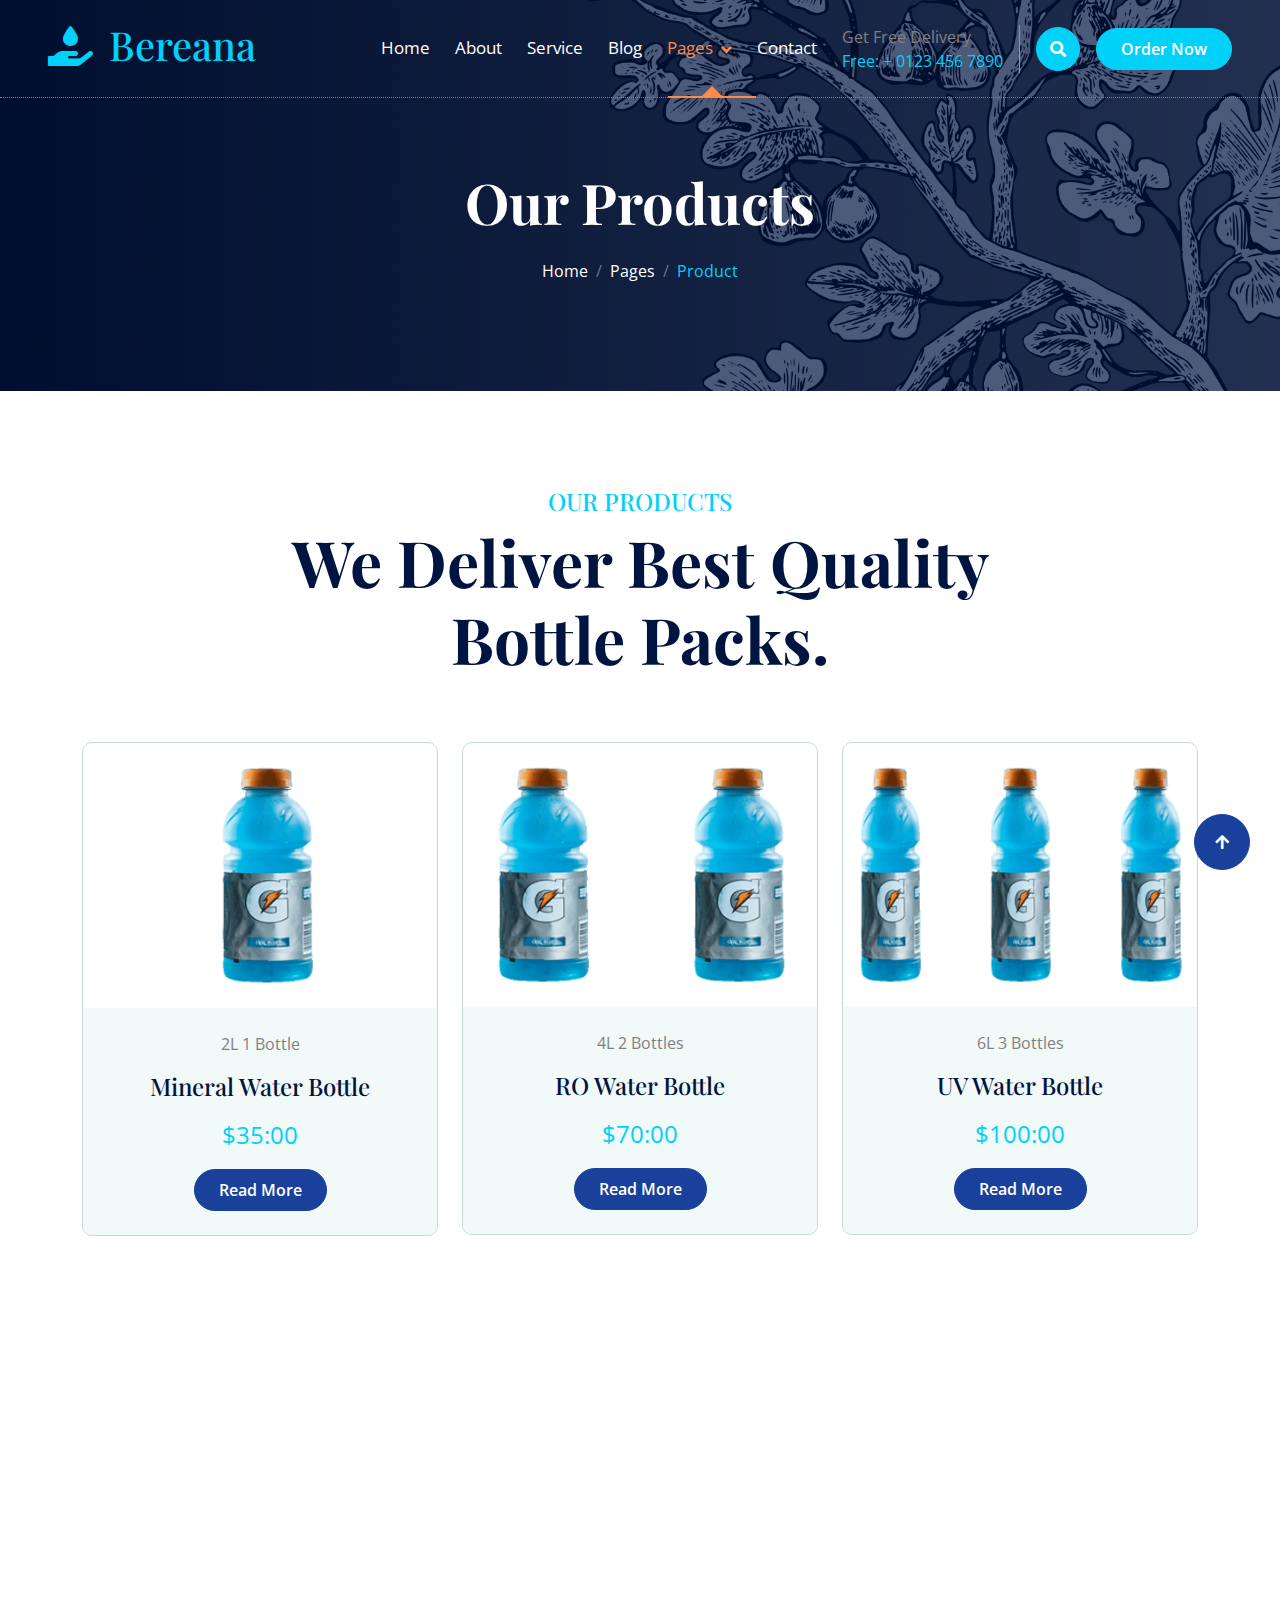
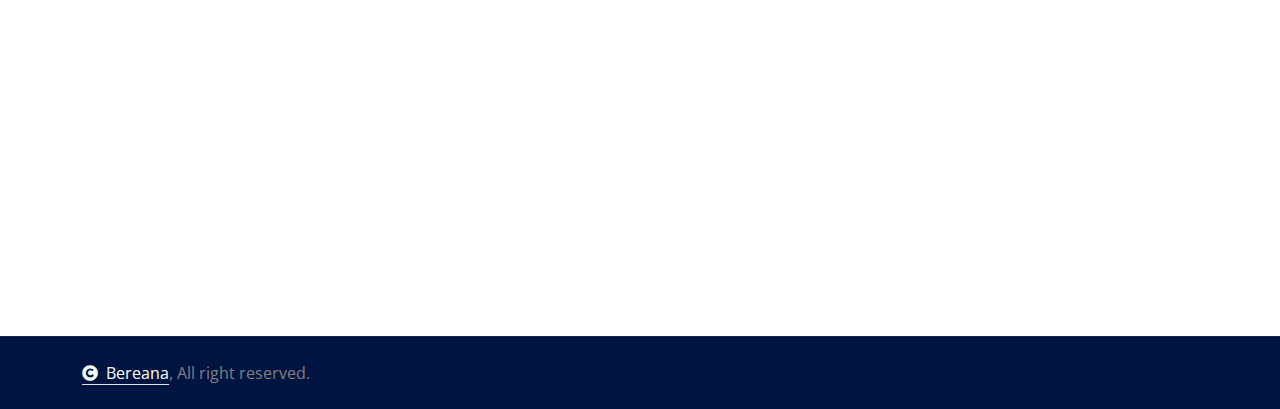
<file: product-possible-use.html>
<!DOCTYPE html>
<html lang="en">

<head>
    <meta charset="utf-8">
    <title>Bereana</title>
    <meta content="width=device-width, initial-scale=1.0" name="viewport">
    <meta content="" name="keywords">
    <meta content="" name="description">

    <!-- Google Web Fonts -->
    <link rel="preconnect" href="https://fonts.googleapis.com">
    <link rel="preconnect" href="https://fonts.gstatic.com" crossorigin>
    <link
        href="https://fonts.googleapis.com/css2?family=Open+Sans:ital,wdth,wght@0,75..100,300..800;1,75..100,300..800&family=Playfair+Display:ital,wght@0,400..900;1,400..900&display=swap"
        rel="stylesheet">

    <!-- Icon Font Stylesheet -->
    <link rel="stylesheet" href="https://use.fontawesome.com/releases/v5.15.4/css/all.css" />
    <link href="https://cdn.jsdelivr.net/npm/bootstrap-icons@1.4.1/font/bootstrap-icons.css" rel="stylesheet">

    <!-- Libraries Stylesheet -->
    <link href="lib/animate/animate.min.css" rel="stylesheet">
    <link href="lib/owlcarousel/assets/owl.carousel.min.css" rel="stylesheet">


    <!-- Customized Bootstrap Stylesheet -->
    <link href="css/bootstrap.min.css" rel="stylesheet">

    <!-- Template Stylesheet -->
    <link href="css/style.css" rel="stylesheet">
</head>

<body>

    <!-- Spinner Start -->
    <div id="spinner"
        class="show bg-white position-fixed translate-middle w-100 vh-100 top-50 start-50 d-flex align-items-center justify-content-center">
        <div class="spinner-border text-primary" style="width: 3rem; height: 3rem;" role="status">
            <span class="sr-only">Loading...</span>
        </div>
    </div>
    <!-- Spinner End -->

    <!-- Navbar & Hero Start -->
    <div class="container-fluid position-relative p-0">
        <nav class="navbar navbar-expand-lg navbar-light px-4 px-lg-5 py-3 py-lg-0">
            <a href="" class="navbar-brand p-0">
                <h1 class="text-primary"><i class="fas fa-hand-holding-water me-3"></i>Bereana</h1>
                <!-- <img src="img/logo.png" alt="Logo"> -->
            </a>
            <button class="navbar-toggler" type="button" data-bs-toggle="collapse" data-bs-target="#navbarCollapse">
                <span class="fa fa-bars"></span>
            </button>
            <div class="collapse navbar-collapse" id="navbarCollapse">
                <div class="navbar-nav ms-auto py-0">
                    <a href="index.html" class="nav-item nav-link">Home</a>
                    <a href="about.html" class="nav-item nav-link">About</a>
                    <a href="service.html" class="nav-item nav-link">Service</a>
                    <a href="blog.html" class="nav-item nav-link">Blog</a>
                    <div class="nav-item dropdown active">
                        <a href="#" class="nav-link dropdown-toggle active" data-bs-toggle="dropdown">Pages</a>
                        <div class="dropdown-menu m-0">
                            <a href="feature.html" class="dropdown-item">Our Feature</a>
                            <a href="product.html" class="dropdown-item active">Our Product</a>
                            <a href="team.html" class="dropdown-item">Our Team</a>
                            <a href="testimonial.html" class="dropdown-item">Testimonial</a>
                            <a href="404.html" class="dropdown-item">404 Page</a>
                        </div>
                    </div>
                    <a href="contact.html" class="nav-item nav-link">Contact</a>
                </div>
                <div class="d-none d-xl-flex me-3">
                    <div class="d-flex flex-column pe-3 border-end border-primary">
                        <span class="text-body">Get Free Delivery</span>
                        <a href="tel:+4733378901"><span class="text-primary">Free: + 0123 456 7890</span></a>
                    </div>
                </div>
                <button class="btn btn-primary btn-md-square d-flex flex-shrink-0 mb-3 mb-lg-0 rounded-circle me-3"
                    data-bs-toggle="modal" data-bs-target="#searchModal"><i class="fas fa-search"></i></button>
                <a href="" class="btn btn-primary rounded-pill d-inline-flex flex-shrink-0 py-2 px-4">Order Now</a>
            </div>
        </nav>

        <!-- Header Start -->
        <div class="container-fluid bg-breadcrumb">
            <div class="container text-center py-5" style="max-width: 900px;">
                <h4 class="text-white display-4 mb-4 wow fadeInDown" data-wow-delay="0.1s">Our Products</h4>
                <ol class="breadcrumb d-flex justify-content-center mb-0 wow fadeInDown" data-wow-delay="0.3s">
                    <li class="breadcrumb-item"><a href="index.html">Home</a></li>
                    <li class="breadcrumb-item"><a href="#">Pages</a></li>
                    <li class="breadcrumb-item active text-primary">Product</li>
                </ol>
            </div>
        </div>
        <!-- Header End -->
    </div>
    <!-- Navbar & Hero End -->

    <!-- Modal Search Start -->
    <div class="modal fade" id="searchModal" tabindex="-1" aria-labelledby="exampleModalLabel" aria-hidden="true">
        <div class="modal-dialog modal-fullscreen">
            <div class="modal-content rounded-0">
                <div class="modal-header">
                    <h4 class="modal-title mb-0" id="exampleModalLabel">Search by keyword</h4>
                    <button type="button" class="btn-close" data-bs-dismiss="modal" aria-label="Close"></button>
                </div>
                <div class="modal-body d-flex align-items-center">
                    <div class="input-group w-75 mx-auto d-flex">
                        <input type="search" class="form-control p-3" placeholder="keywords"
                            aria-describedby="search-icon-1">
                        <span id="search-icon-1" class="input-group-text btn border p-3"><i
                                class="fa fa-search text-white"></i></span>
                    </div>
                </div>
            </div>
        </div>
    </div>
    <!-- Modal Search End -->

    <!-- Products Start -->
    <div class="container-fluid product py-5">
        <div class="container py-5">
            <div class="text-center mx-auto pb-5 wow fadeInUp" data-wow-delay="0.2s" style="max-width: 800px;">
                <h4 class="text-uppercase text-primary">Our Products</h4>
                <h1 class="display-3 text-capitalize mb-3">We Deliver Best Quality Bottle Packs.</h1>
            </div>
            <div class="row g-4 justify-content-center">
                <div class="col-lg-6 col-xl-4 wow fadeInUp" data-wow-delay="0.2s">
                    <div class="product-item">
                        <img src="img/product-3.png" class="img-fluid w-100 rounded-top" alt="Image">
                        <div class="product-content bg-light text-center rounded-bottom p-4">
                            <p>2L 1 Bottle</p>
                            <a href="#" class="h4 d-inline-block mb-3">Mineral Water Bottle</a>
                            <p class="fs-4 text-primary mb-3">$35:00</p>
                            <a href="#" class="btn btn-secondary rounded-pill py-2 px-4">Read More</a>
                        </div>
                    </div>
                </div>
                <div class="col-lg-6 col-xl-4 wow fadeInUp" data-wow-delay="0.4s">
                    <div class="product-item">
                        <img src="img/product-2.png" class="img-fluid w-100 rounded-top" alt="Image">
                        <div class="product-content bg-light text-center rounded-bottom p-4">
                            <p>4L 2 Bottles</p>
                            <a href="#" class="h4 d-inline-block mb-3">RO Water Bottle</a>
                            <p class="fs-4 text-primary mb-3">$70:00</p>
                            <a href="#" class="btn btn-secondary rounded-pill py-2 px-4">Read More</a>
                        </div>
                    </div>
                </div>
                <div class="col-lg-6 col-xl-4 wow fadeInUp" data-wow-delay="0.6s">
                    <div class="product-item">
                        <img src="img/product-1.png" class="img-fluid w-100 rounded-top" alt="Image">
                        <div class="product-content bg-light text-center rounded-bottom p-4">
                            <p>6L 3 Bottles</p>
                            <a href="#" class="h4 d-inline-block mb-3">UV Water Bottle</a>
                            <p class="fs-4 text-primary mb-3">$100:00</p>
                            <a href="#" class="btn btn-secondary rounded-pill py-2 px-4">Read More</a>
                        </div>
                    </div>
                </div>
            </div>
        </div>
    </div>
    <!-- Products End -->

    <!-- Footer Start -->
    <div class="container-fluid footer py-5 wow fadeIn" data-wow-delay="0.2s">
        <div class="container py-5">
            <div class="row g-5 mb-5 align-items-center">
                <div class="col-lg-7">
                    <div class="position-relative mx-auto">
                        <input class="form-control rounded-pill w-100 py-3 ps-4 pe-5" type="text"
                            placeholder="Email address to Subscribe">
                        <button type="button"
                            class="btn btn-secondary rounded-pill position-absolute top-0 end-0 py-2 px-4 mt-2 me-2">Subscribe</button>
                    </div>
                </div>
                <div class="col-lg-5">
                    <div class="d-flex align-items-center justify-content-center justify-content-lg-end">
                        <a class="btn btn-secondary btn-md-square rounded-circle me-3" href=""><i
                                class="fab fa-facebook-f"></i></a>
                        <a class="btn btn-secondary btn-md-square rounded-circle me-3" href=""><i
                                class="fab fa-twitter"></i></a>
                        <a class="btn btn-secondary btn-md-square rounded-circle me-3" href=""><i
                                class="fab fa-instagram"></i></a>
                        <a class="btn btn-secondary btn-md-square rounded-circle me-0" href=""><i
                                class="fab fa-linkedin-in"></i></a>
                    </div>
                </div>
            </div>
            <div class="row g-5">
                <div class="col-md-6 col-lg-6 col-xl-3">
                    <div class="footer-item d-flex flex-column">
                        <div class="footer-item">
                            <h3 class="text-white mb-4"><i class="fas fa-hand-holding-water text-primary me-3"></i>Acuas
                            </h3>
                            <p class="mb-3">Dolor amet sit justo amet elitr clita ipsum elitr est.Lorem ipsum dolor sit
                                amet, consectetur adipiscing elit consectetur adipiscing elit.</p>
                        </div>
                        <div class="position-relative">
                            <input class="form-control rounded-pill w-100 py-3 ps-4 pe-5" type="text"
                                placeholder="Enter your email">
                            <button type="button"
                                class="btn btn-secondary rounded-pill position-absolute top-0 end-0 py-2 mt-2 me-2">SignUp</button>
                        </div>
                    </div>
                </div>
                <div class="col-md-6 col-lg-6 col-xl-3">
                    <div class="footer-item d-flex flex-column">
                        <h4 class="text-white mb-4">About Us</h4>
                        <a href="#"><i class="fas fa-angle-right me-2"></i> Why Choose Us</a>
                        <a href="#"><i class="fas fa-angle-right me-2"></i> Free Water Bottles</a>
                        <a href="#"><i class="fas fa-angle-right me-2"></i> Water Dispensers</a>
                        <a href="#"><i class="fas fa-angle-right me-2"></i> Bottled Water Coolers</a>
                        <a href="#"><i class="fas fa-angle-right me-2"></i> Contact us</a>
                        <a href="#"><i class="fas fa-angle-right me-2"></i> Terms & Conditions</a>
                    </div>
                </div>
                <div class="col-md-6 col-lg-6 col-xl-3">
                    <div class="footer-item d-flex flex-column">
                        <h4 class="text-white mb-4">Business Hours</h4>
                        <div class="mb-3">
                            <h6 class="text-muted mb-0">Mon - Friday:</h6>
                            <p class="text-white mb-0">09.00 am to 07.00 pm</p>
                        </div>
                        <div class="mb-3">
                            <h6 class="text-muted mb-0">Saturday:</h6>
                            <p class="text-white mb-0">10.00 am to 05.00 pm</p>
                        </div>
                        <div class="mb-3">
                            <h6 class="text-muted mb-0">Vacation:</h6>
                            <p class="text-white mb-0">All Sunday is our vacation</p>
                        </div>
                    </div>
                </div>
                <div class="col-md-6 col-lg-6 col-xl-3">
                    <div class="footer-item d-flex flex-column">
                        <h4 class="text-white mb-4">Contact Info</h4>
                        <a href="#"><i class="fa fa-map-marker-alt me-2"></i> 123 Street, New York, USA</a>
                        <a href="mailto:info@example.com"><i class="fas fa-envelope me-2"></i> info@example.com</a>
                        <a href="mailto:info@example.com"><i class="fas fa-envelope me-2"></i> info@example.com</a>
                        <a href="tel:+012 345 67890"><i class="fas fa-phone me-2"></i> +012 345 67890</a>
                        <a href="tel:+012 345 67890" class="mb-3"><i class="fas fa-print me-2"></i> +012 345 67890</a>
                    </div>
                </div>
            </div>
        </div>
    </div>
    <!-- Footer End -->


    <!-- Copyright Start -->
    <div class="container-fluid copyright py-4">
        <div class="container">
            <div class="row g-4 align-items-center">
                <div class="col-md-6 text-center text-md-start mb-md-0">
                    <span class="text-body"><a href="#" class="border-bottom text-white"><i
                                class="fas fa-copyright text-light me-2"></i>Bereana</a>, All right
                        reserved.</span>
                </div>
            </div>
        </div>
    </div>
    <!-- Copyright End -->


    <!-- Back to Top -->
    <a href="#" class="btn btn-secondary btn-lg-square rounded-circle back-to-top"><i class="fa fa-arrow-up"></i></a>


    <!-- JavaScript Libraries -->
    <script src="https://ajax.googleapis.com/ajax/libs/jquery/3.6.4/jquery.min.js"></script>
    <script src="https://cdn.jsdelivr.net/npm/bootstrap@5.0.0/dist/js/bootstrap.bundle.min.js"></script>
    <script src="lib/wow/wow.min.js"></script>
    <script src="lib/easing/easing.min.js"></script>
    <script src="lib/waypoints/waypoints.min.js"></script>
    <script src="lib/counterup/counterup.min.js"></script>
    <script src="lib/owlcarousel/owl.carousel.min.js"></script>


    <!-- Javascript -->
    <script src="js/main.js"></script>
</body>

</html>
</file>
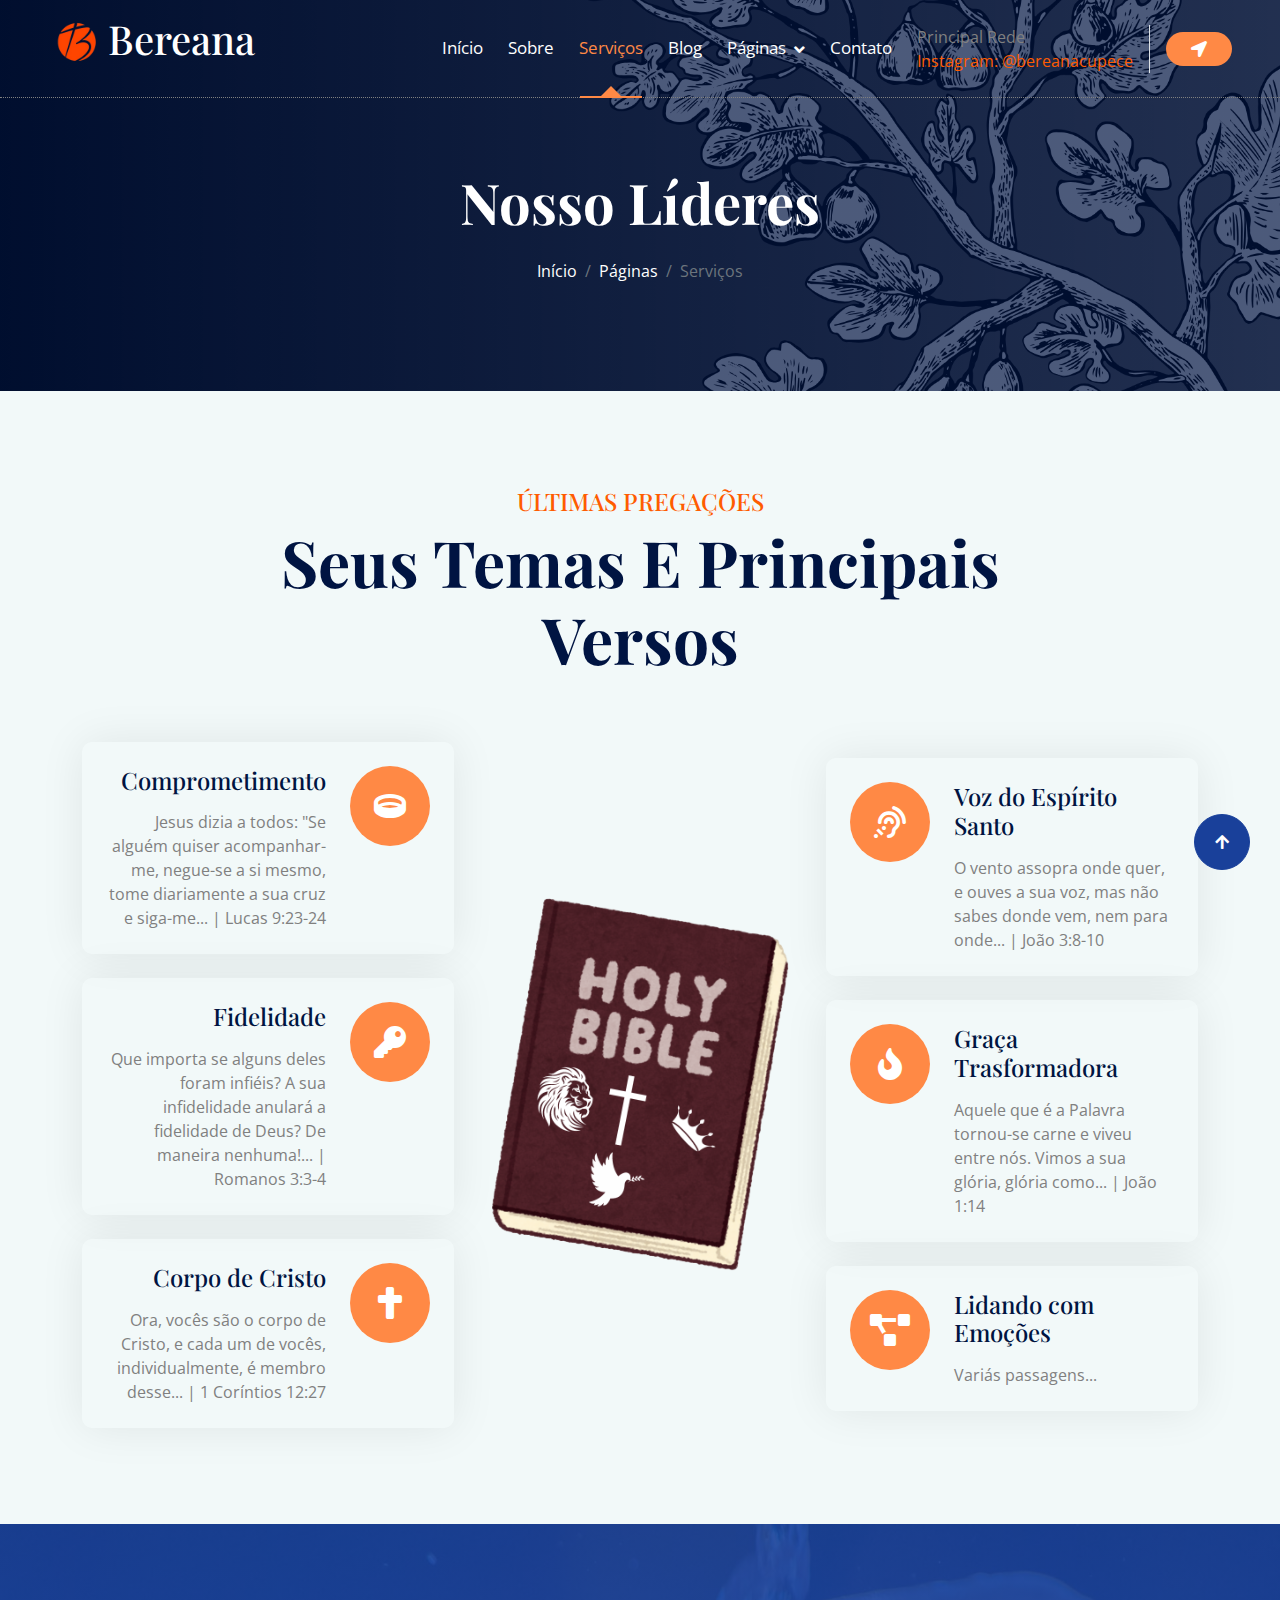
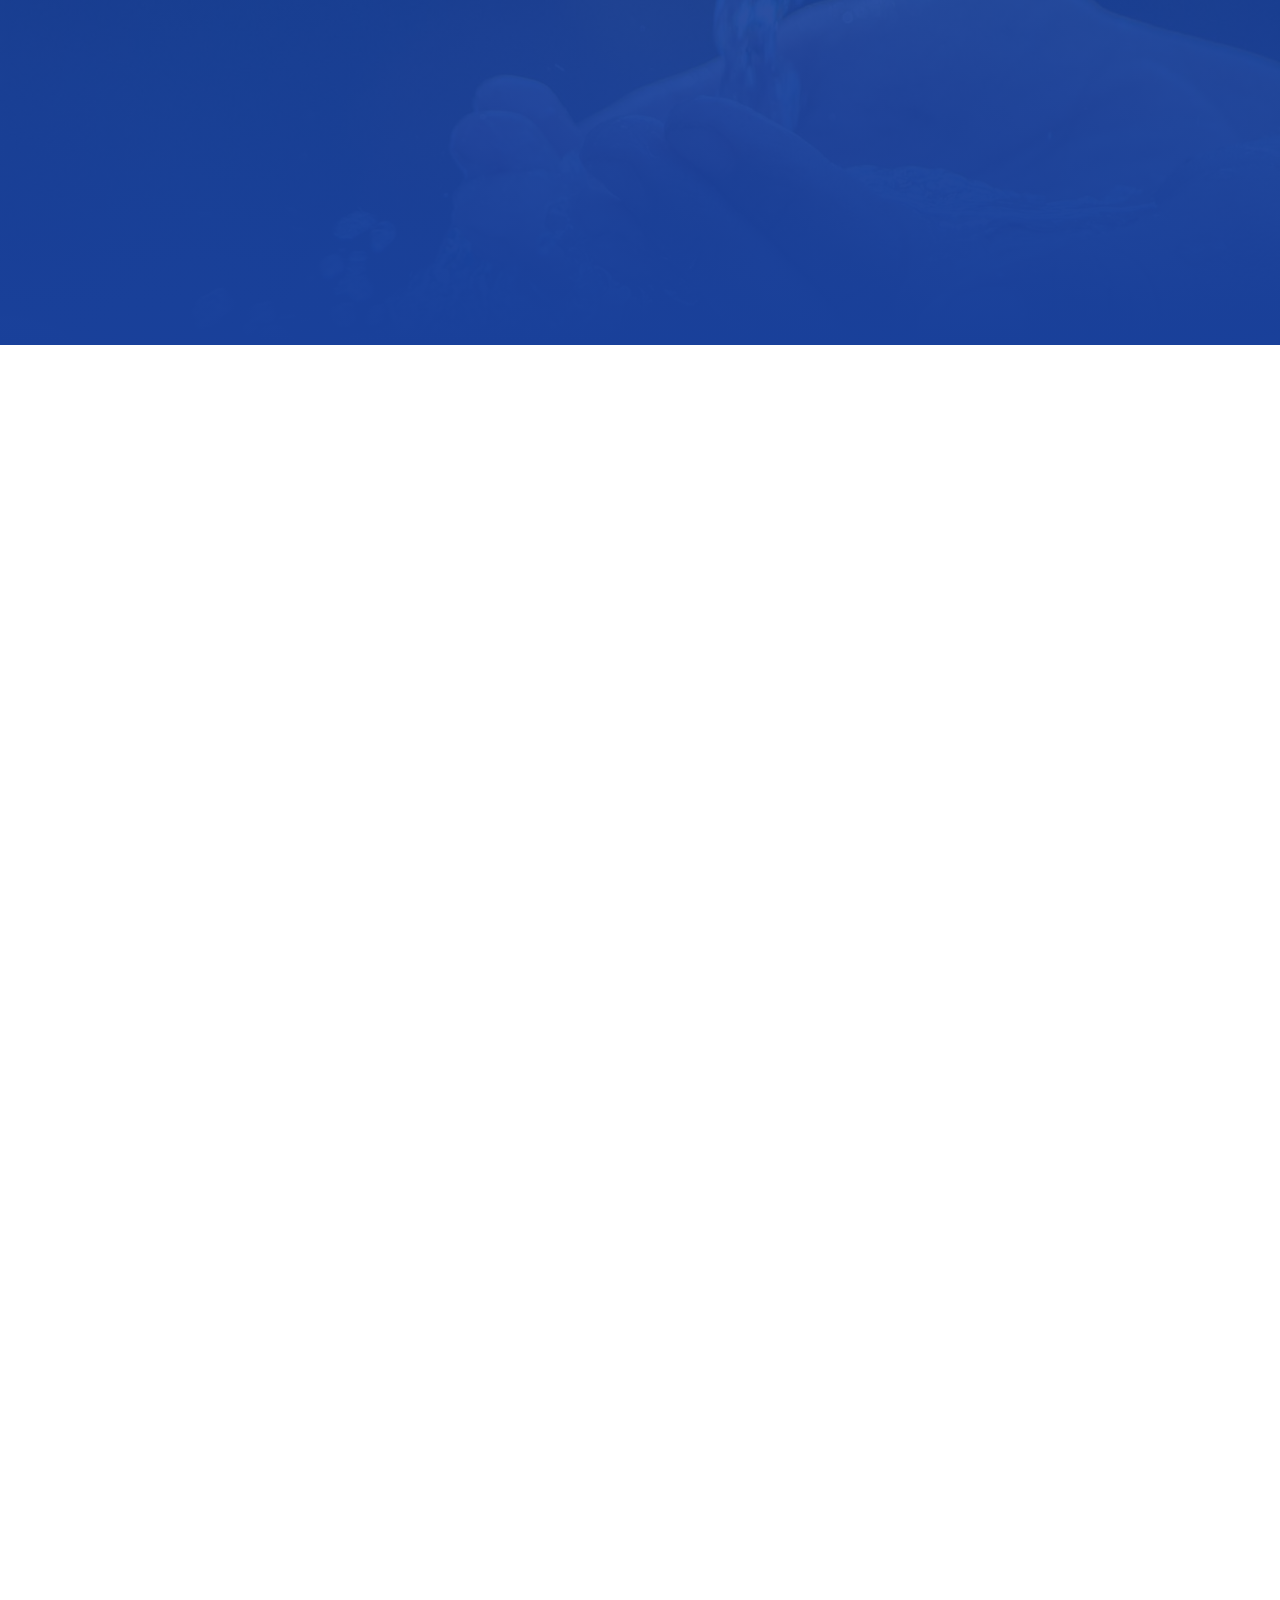
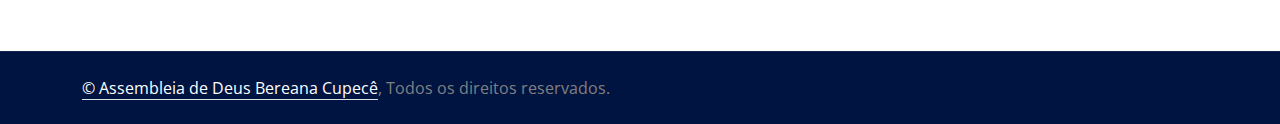
<file: service.html>
<!DOCTYPE html>
<html lang="pt-br">
  <head>
    <meta charset="utf-8" />
    <title>Serviços - Bereana Cupecê</title>
    <meta content="width=device-width, initial-scale=1.0" name="viewport" />
    <meta content="" name="keywords" />
    <meta content="" name="description" />

    <!-- Google Web Fonts -->
    <link rel="preconnect" href="https://fonts.googleapis.com" />
    <link rel="preconnect" href="https://fonts.gstatic.com" crossorigin />
    <link
      href="https://fonts.googleapis.com/css2?family=Open+Sans:ital,wdth,wght@0,75..100,300..800;1,75..100,300..800&family=Playfair+Display:ital,wght@0,400..900;1,400..900&display=swap"
      rel="stylesheet"
    />

    <!-- Icon Font Stylesheet -->
    <link
      rel="stylesheet"
      href="https://use.fontawesome.com/releases/v5.15.4/css/all.css"
    />
    <link
      href="https://cdn.jsdelivr.net/npm/bootstrap-icons@1.4.1/font/bootstrap-icons.css"
      rel="stylesheet"
    />

    <!-- Libraries Stylesheet -->
    <link href="lib/animate/animate.min.css" rel="stylesheet" />
    <link href="lib/owlcarousel/assets/owl.carousel.min.css" rel="stylesheet" />

    <!-- Customized Bootstrap Stylesheet -->
    <link href="css/bootstrap.min.css" rel="stylesheet" />

    <!-- Template Stylesheet -->
    <link href="css/style.css" rel="stylesheet" />
  </head>

  <body>
    <!-- Spinner Start -->
    <div
      id="spinner"
      class="show bg-white position-fixed translate-middle w-100 vh-100 top-50 start-50 d-flex align-items-center justify-content-center"
    >
      <div
        class="spinner-border text-primary-css"
        style="width: 3rem; height: 3rem"
        role="status"
      >
        <span class="sr-only">Carregando...</span>
      </div>
    </div>
    <!-- Spinner End -->

    <!-- Navbar & Hero Start -->
    <div class="container-fluid position-relative p-0">
      <nav
        class="navbar navbar-expand-lg navbar-light px-4 px-lg-5 py-3 py-lg-0"
      >
        <a href="" class="navbar-brand p-0">
          <h1
            class="text-primary-css logo flex-fill align-content-end justify-content-lg-around"
          >
            <i class="i-logo"><img src="img/logo.png" alt="" /></i>Bereana
          </h1>
          <!-- <img src="img/logo.png" alt="Logo"> -->
        </a>
        <button
          class="navbar-toggler"
          type="button"
          data-bs-toggle="collapse"
          data-bs-target="#navbarCollapse"
        >
          <span class="fa fa-bars"></span>
        </button>
        <div class="collapse navbar-collapse" id="navbarCollapse">
          <div class="navbar-nav ms-auto py-0">
            <a href="index.html" class="nav-item nav-link">Início</a>
            <a href="about.html" class="nav-item nav-link">Sobre</a>
            <a href="service.html" class="nav-item nav-link active">Serviços</a>
            <a href="blog.html" class="nav-item nav-link">Blog</a>
            <div class="nav-item dropdown">
              <a
                href="https://www.instagram.com/bereanacupece/"
                target="_blank"
                class="nav-link dropdown-toggle"
                data-bs-toggle="dropdown"
                >Páginas</a
              >
              <div class="dropdown-menu m-0">
                <a href="feature.html" class="dropdown-item">Nosso Lema</a>
                <!-- <a href="product.html" class="dropdown-item">Our Product</a> -->
                <a href="team.html" class="dropdown-item">Nossos Líderes</a>
                <a href="testimonial.html" class="dropdown-item">Cometários</a>
                <a href="404.html" class="dropdown-item">Página 404</a>
              </div>
            </div>
            <a href="contact.html" class="nav-item nav-link">Contato</a>
          </div>
          <div class="d-none d-xl-flex me-3">
            <div class="d-flex flex-column pe-3 border-end border-primary-css">
              <span class="text-body">Principal Rede</span>
              <a href="https://www.instagram.com/bereanacupece/" target="_blank"
                ><span class="text-primary-css"
                  >Instagram: @bereanacupece</span
                ></a
              >
            </div>
          </div>

          <a
            href=""
            class="btn btn-primary-css rounded-pill d-inline-flex flex-shrink-0 py-2 px-4"
            ><i class="fa fa-location-arrow fa-1x"></i
          ></a>
        </div>
      </nav>

      <!-- Header Start -->
      <div class="container-fluid bg-breadcrumb">
        <div class="container text-center py-5" style="max-width: 900px">
          <h4
            class="text-white display-4 mb-4 wow fadeInDown"
            data-wow-delay="0.1s"
          >
            Nosso Líderes
          </h4>
          <ol
            class="breadcrumb d-flex justify-content-center mb-0 wow fadeInDown"
            data-wow-delay="0.3s"
          >
            <li class="breadcrumb-item"><a href="index.html">Início</a></li>
            <li class="breadcrumb-item"><a href="#">Páginas</a></li>
            <li class="breadcrumb-item active text-primary-css">Serviços</li>
          </ol>
        </div>
      </div>
      <!-- Header End -->
    </div>
    <!-- Navbar & Hero End -->

    <!-- Modal Search Start -->
    <div
      class="modal fade"
      id="searchModal"
      tabindex="-1"
      aria-labelledby="exampleModalLabel"
      aria-hidden="true"
    >
      <div class="modal-dialog modal-fullscreen">
        <div class="modal-content rounded-0">
          <div class="modal-header">
            <h4 class="modal-title mb-0" id="exampleModalLabel">
              Search by keyword
            </h4>
            <button
              type="button"
              class="btn-close"
              data-bs-dismiss="modal"
              aria-label="Close"
            ></button>
          </div>
          <div class="modal-body d-flex align-items-center">
            <div class="input-group w-75 mx-auto d-flex">
              <input
                type="search"
                class="form-control p-3"
                placeholder="keywords"
                aria-describedby="search-icon-1"
              />
              <span id="search-icon-1" class="input-group-text btn border p-3"
                ><i class="fa fa-search text-white"></i
              ></span>
            </div>
          </div>
        </div>
      </div>
    </div>
    <!-- Modal Search End -->

    <!-- Service Start -->
    <div class="container-fluid service bg-light overflow-hidden py-5">
      <div class="container py-5">
        <div
          class="text-center mx-auto pb-5 wow fadeInUp"
          data-wow-delay="0.2s"
          style="max-width: 800px"
        >
          <h4 class="text-uppercase text-primary-css">Últimas Pregações</h4>
          <h1 class="display-3 text-capitalize mb-3">
            Seus Temas e principais Versos
          </h1>
        </div>
        <div class="row gx-0 gy-4 align-items-center">
          <div class="col-lg-6 col-xl-4 wow fadeInLeft" data-wow-delay="0.2s">
            <div class="service-item rounded p-4 mb-4">
              <div class="row">
                <div class="col-12">
                  <div class="d-flex">
                    <div class="service-content text-end">
                      <a
                        href="https://www.instagram.com/bereanacupece/"
                        target="_blank"
                        class="h4 d-inline-block mb-3"
                        >Comprometimento</a
                      >
                      <p class="mb-0">
                        Jesus dizia a todos: "Se alguém quiser acompanhar-me,
                        negue-se a si mesmo, tome diariamente a sua cruz e
                        siga-me... | Lucas 9:23-24
                      </p>
                    </div>
                    <div class="ps-4">
                      <div class="service-btn">
                        <i class="fas fa-ring text-white fa-2x"></i>
                      </div>
                    </div>
                  </div>
                </div>
              </div>
            </div>
            <div class="service-item rounded p-4 mb-4">
              <div class="row">
                <div class="col-12">
                  <div class="d-flex">
                    <div class="service-content text-end">
                      <a
                        href="https://www.instagram.com/bereanacupece/"
                        target="_blank"
                        class="h4 d-inline-block mb-3"
                        >Fidelidade</a
                      >
                      <p class="mb-0">
                        Que importa se alguns deles foram infiéis? A sua
                        infidelidade anulará a fidelidade de Deus? De maneira
                        nenhuma!... | Romanos 3:3-4
                      </p>
                    </div>
                    <div class="ps-4">
                      <div class="service-btn">
                        <i class="fas fa-key text-white fa-2x"></i>
                      </div>
                    </div>
                  </div>
                </div>
              </div>
            </div>
            <div class="service-item rounded p-4 mb-0">
              <div class="row">
                <div class="col-12">
                  <div class="d-flex">
                    <div class="service-content text-end">
                      <a
                        href="https://www.instagram.com/bereanacupece/"
                        target="_blank"
                        class="h4 d-inline-block mb-3"
                        >Corpo de Cristo</a
                      >
                      <p class="mb-0">
                        Ora, vocês são o corpo de Cristo, e cada um de vocês,
                        individualmente, é membro desse... | 1 Coríntios 12:27
                      </p>
                    </div>
                    <div class="ps-4">
                      <div class="service-btn">
                        <i class="fas fa-cross text-white fa-2x"></i>
                      </div>
                    </div>
                  </div>
                </div>
              </div>
            </div>
          </div>
          <div class="col-lg-6 col-xl-4 wow fadeInUp" data-wow-delay="0.3s">
            <div class="bg-transparent">
              <img src="img/sword.png" class="img-fluid w-100" alt="" />
            </div>
          </div>
          <div class="col-lg-6 col-xl-4 wow fadeInRight" data-wow-delay="0.2s">
            <div class="service-item rounded p-4 mb-4">
              <div class="row">
                <div class="col-12">
                  <div class="d-flex">
                    <div class="pe-4">
                      <div class="service-btn">
                        <i
                          class="fas fa-assistive-listening-systems text-white fa-2x"
                        ></i>
                      </div>
                    </div>
                    <div class="service-content">
                      <a
                        href="https://www.instagram.com/bereanacupece/"
                        target="_blank"
                        class="h4 d-inline-block mb-3"
                        >Voz do Espírito Santo</a
                      >
                      <p class="mb-0">
                        O vento assopra onde quer, e ouves a sua voz, mas não
                        sabes donde vem, nem para onde... | João 3:8-10
                      </p>
                    </div>
                  </div>
                </div>
              </div>
            </div>
            <div class="service-item rounded p-4 mb-4">
              <div class="row">
                <div class="col-12">
                  <div class="d-flex">
                    <div class="pe-4">
                      <div class="service-btn">
                        <i class="fas fa-fire text-white fa-2x"></i>
                      </div>
                    </div>
                    <div class="service-content">
                      <a
                        href="https://www.instagram.com/bereanacupece/"
                        target="_blank"
                        class="h4 d-inline-block mb-3"
                        >Graça Trasformadora</a
                      >
                      <p class="mb-0">
                        Aquele que é a Palavra tornou-se carne e viveu entre
                        nós. Vimos a sua glória, glória como... | João 1:14
                      </p>
                    </div>
                  </div>
                </div>
              </div>
            </div>
            <div class="service-item rounded p-4 mb-0">
              <div class="row">
                <div class="col-12">
                  <div class="d-flex">
                    <div class="pe-4">
                      <div class="service-btn">
                        <i class="fas fa-project-diagram text-white fa-2x"></i>
                      </div>
                    </div>
                    <div class="service-content">
                      <a
                        href="https://www.instagram.com/bereanacupece/"
                        target="_blank"
                        class="h4 d-inline-block mb-3"
                        >Lidando com Emoções</a
                      >
                      <p class="mb-0">Variás passagens...</p>
                    </div>
                  </div>
                </div>
              </div>
            </div>
          </div>
        </div>
      </div>
    </div>
    <!-- Service End -->

    <!-- Fact Counter -->
    <div class="container-fluid counter py-5">
      <div class="container py-5">
        <div class="row g-5 justify-content-center">
          <div
            class="col-md-6 col-lg-6 col-xl-3 wow fadeInUp"
            data-wow-delay="0.2s"
          >
            <div class="counter-item">
              <div class="counter-item-icon mx-auto">
                <i class="fas fa-bible fa-3x text-white"></i>
              </div>
              <h4 class="text-white my-4">Missionários</h4>
              <div class="counter-counting">
                <span class="h1 fw-bold text-white">+</span>
                <span class="text-white fs-2 fw-bold" data-toggle="counter-up"
                  >4</span
                >
              </div>
            </div>
          </div>
          <div
            class="col-md-6 col-lg-6 col-xl-3 wow fadeInUp"
            data-wow-delay="0.6s"
          >
            <div class="counter-item">
              <div class="counter-item-icon mx-auto">
                <i class="fas fa-users fa-3x text-white"></i>
              </div>
              <h4 class="text-white my-4">Membros</h4>
              <div class="counter-counting">
                <span class="h1 fw-bold text-white">+</span>
                <span class="text-white fs-2 fw-bold" data-toggle="counter-up"
                  >100</span
                >
              </div>
            </div>
          </div>
          <div
            class="col-md-6 col-lg-6 col-xl-3 wow fadeInUp"
            data-wow-delay="0.8s"
          >
            <div class="counter-item">
              <div class="counter-item-icon mx-auto">
                <i class="fas fa-heart fa-3x text-white"></i>
              </div>
              <h4 class="text-white my-4">Anos de Experiência</h4>
              <div class="counter-counting">
                <span class="h1 fw-bold text-white">+</span>
                <span class="text-white fs-2 fw-bold" data-toggle="counter-up"
                  >20</span
                >
              </div>
            </div>
          </div>
        </div>
      </div>
    </div>
    <!-- Fact Counter -->

    <!-- Testimonial Start -->
    <div class="container-fluid testimonial pb-5">
      <div class="container pb-5">
        <div
          class="text-center mx-auto pb-5 wow fadeInUp"
          data-wow-delay="0.2s"
          style="max-width: 800px"
        >
          <h4 class="text-uppercase text-primary-css">Algumas Palavras</h4>
          <h1 class="display-3 text-capitalize mb-3">Dos Líderes.</h1>
        </div>
        <div
          class="owl-carousel testimonial-carousel wow fadeInUp"
          data-wow-delay="0.3s"
        >
          <div class="testimonial-item text-center p-4">
            <p>
              Um doido, antes de tudo, mas ama cuidar de vidas e jovens acima
              até da própria vida. Temente ao Senhor e à frente dos assuntos
              onde tem adolescentes e insetos.
            </p>
            <div class="d-flex justify-content-center mb-4">
              <img
                src="img/testimonial-1.png"
                class="img-fluid border border-4 border-primary"
                style="width: 100px; height: 100px; border-radius: 50px"
                alt=""
              />
            </div>
            <div class="d-block">
              <h4 class="text-dark">Tio Marquinhos</h4>
              <p class="m-0 pb-3">Líder dos Jovens</p>
              <div class="d-flex justify-content-center text-secondary">
                <i class="fas fa-star"></i>
                <i class="fas fa-star"></i>
                <i class="fas fa-star"></i>
                <i class="fas fa-star"></i>
                <i class="fas fa-star"></i>
              </div>
            </div>
          </div>
          <div class="testimonial-item text-center p-4">
            <p>
              Casada com Leandro e filha de pastores, Daniella é formada em
              Gestão de Recursos e pós-graduada em Direito do Trabalho. Servindo
              há mais de 25 anos, ela lidera a administração da igreja e, nos
              últimos 4 anos, tem sido dirigente da Bereana Cupecê.
            </p>
            <div class="d-flex justify-content-center mb-4">
              <img
                src="img/testimonial-3.png"
                class="img-fluid border border-4 border-primary"
                style="width: 100px; height: 100px; border-radius: 50px"
                alt=""
              />
            </div>
            <div class="d-block">
              <h4 class="text-dark">Daniella Zamparo</h4>
              <p class="m-0 pb-3">Administração da Igreja</p>
              <div class="d-flex justify-content-center text-secondary">
                <i class="fas fa-star"></i>
                <i class="fas fa-star"></i>
                <i class="fas fa-star"></i>
                <i class="fas fa-star"></i>
                <i class="fas fa-star"></i>
              </div>
            </div>
          </div>
          <div class="testimonial-item text-center p-4">
            <p>
              Casada, mãe de três filhos, Marcela estudou e exerce a
              contabilidade profissionalmente, além de atuar na ONG Nova
              História. Ela serve e é protagonista em diversos departamentos da
              igreja há mais de 10 anos, tornando-se uma referência entre as
              mulheres.
            </p>
            <div class="d-flex justify-content-center mb-4">
              <img
                src="img/testimonial-4.png"
                class="img-fluid border border-4 border-primary"
                style="width: 100px; height: 100px; border-radius: 50px"
                alt=""
              />
            </div>
            <div class="d-block">
              <h4 class="text-dark">Marcela</h4>
              <p class="m-0 pb-3">Líder de Celulas</p>
              <div class="d-flex justify-content-center text-secondary">
                <i class="fas fa-star"></i>
                <i class="fas fa-star"></i>
                <i class="fas fa-star"></i>
                <i class="fas fa-star"></i>
                <i class="fas fa-star"></i>
              </div>
            </div>
          </div>
          <div class="testimonial-item text-center p-4">
            <p>
              Casada, mãe e filha de pastores, Talita é formada em Gestão
              Financeira. Já cursou Teatro e Artes Cênicas em São Paulo e se
              formou no curso de Missões pela Jocum, em Contagem – ETED (Escola
              de Treinamento e Discipulado). Ela serve na igreja há mais de três
              décadas. Rs
            </p>
            <div class="d-flex justify-content-center mb-4">
              <img
                src="img/testimonial-5.png"
                class="img-fluid border border-4 border-primary"
                style="width: 100px; height: 100px; border-radius: 50px"
                alt=""
              />
            </div>
            <div class="d-block">
              <h4 class="text-dark">Tatá</h4>
              <p class="m-0 pb-3">Líder de Dança & Teatro</p>
              <div class="d-flex justify-content-center text-secondary">
                <i class="fas fa-star"></i>
                <i class="fas fa-star"></i>
                <i class="fas fa-star"></i>
                <i class="fas fa-star"></i>
                <i class="fas fa-star"></i>
              </div>
            </div>
          </div>
        </div>
      </div>
    </div>
    <!-- Testimonial End -->

    <!-- Footer Start -->
    <div class="container-fluid footer py-5 wow fadeIn" data-wow-delay="0.2s">
      <div class="container py-5">
        <div class="row g-5 mb-5 align-items-center">
          <div class="col-lg-7">
            <div class="position-relative mx-auto">
              <input
                class="form-control rounded-pill w-100 py-3 ps-4 pe-5"
                type="text"
                placeholder="Endereço de e-mail para assinar"
              />
              <button
                type="button"
                class="btn btn-secondary-css rounded-pill position-absolute top-0 end-0 py-2 px-4 mt-2 me-2"
              >
                Inscrever
              </button>
            </div>
          </div>
          <div class="col-lg-5">
            <div
              class="d-flex align-items-center justify-content-center justify-content-lg-end"
            >
              <a
                class="btn btn-secondary-css btn-md-square rounded-circle me-3"
                href="https://www.facebook.com/bereana.cupece"
                target="_blank"
                ><i class="fab fa-facebook-f"></i
              ></a>
              <a
                class="btn btn-secondary-css btn-md-square rounded-circle me-3"
                href="https://www.instagram.com/bereanacupece/"
                target="_blank"
                ><i class="fab fa-twitter"></i
              ></a>
              <a
                class="btn btn-secondary-css btn-md-square rounded-circle me-3"
                href="https://www.instagram.com/bereanacupece/"
                target="_blank"
                ><i class="fab fa-instagram"></i
              ></a>
              <a
                class="btn btn-secondary-css btn-md-square rounded-circle me-0"
                href="https://www.youtube.com/c/BereanaCupec%C3%AA"
                target="_blank"
                ><i class="fab fa-youtube"></i
              ></a>
            </div>
          </div>
        </div>
        <div class="row g-5">
          <div class="col-md-6 col-lg-6 col-xl-3">
            <div class="footer-item d-flex flex-column">
              <div class="footer-item">
                <h3 class="text-white mb-4">
                  <i><img width="75" src="img/logo.png" alt="Logo rodapé" /></i
                  >Bereana
                </h3>
                <p class="mb-3">#AmorPelaPalavra</p>
              </div>
            </div>
          </div>
          <div class="col-md-6 col-lg-6 col-xl-3">
            <div class="footer-item d-flex flex-column">
              <h4 class="text-white mb-4">Sobre Nós</h4>
              <a href="https://www.instagram.com/bereanacupece/" target="_blank"
                ><i class="fas fa-angle-right me-2"></i> Por que nos escolher</a
              >
              <a href="https://www.instagram.com/bereanacupece/" target="_blank"
                ><i class="fas fa-angle-right me-2"></i> Contate-nos</a
              >
              <a href="https://www.instagram.com/bereanacupece/" target="_blank"
                ><i class="fas fa-angle-right me-2"></i> Termos & Condições</a
              >
            </div>
          </div>
          <div class="col-md-6 col-lg-6 col-xl-3">
            <div class="footer-item d-flex flex-column">
              <h4 class="text-white mb-4">Horário de Funcionamento</h4>
              <div class="mb-3">
                <h6 class="text-muted mb-0">Quinta-feira:</h6>
                <p class="text-white mb-0">20:00 às 21:00</p>
              </div>
              <div class="mb-3">
                <h6 class="text-muted mb-0">Domingo:</h6>
                <p class="text-white mb-0">
                  10:00<span class="font-size">(AM)</span> às 12:00
                </p>
              </div>
              <div class="mb-3">
                <h6 class="text-muted mb-0">Férias:</h6>
                <p class="text-white mb-0">Indefinido...</p>
              </div>
            </div>
          </div>
          <div class="col-md-6 col-lg-6 col-xl-3">
            <div class="footer-item d-flex flex-column">
              <h4 class="text-white mb-4">Informações de Contato</h4>
              <a
                href="https://www.google.com/maps/search/?api=1&query=R.+Florentino+Blanco,+28+-+Americanópolis,+São+Paulo+-+SP,+04338-020"
                target="_blank"
              >
                <i class="fa fa-map-marker-alt me-2"></i> R. Florentino Blanco,
                28 - Americanópolis, São Paulo - SP, 04338-020
              </a>
              <a href="mailto:bereanacupece@gmail.com"
                ><i class="fas fa-envelope me-2"></i> bereanacupece@gmail.com</a
              >
              <a href="tel:+012 345 67890"
                ><i class="fas fa-phone me-2"></i> (11) 5907-8999</a
              >
            </div>
          </div>
        </div>
      </div>
    </div>
    <!-- Footer End -->

    <!-- Copyright Start -->
    <div class="container-fluid copyright py-4">
      <div class="container">
        <div class="row g-4 align-items-center">
          <div class="col-md-6 text-center text-md-start mb-md-0">
            <span class="text-body"
              ><a
                href="https://www.instagram.com/bereanacupece/"
                target="_blank"
                class="border-bottom text-white"
                >&copy; Assembleia de Deus Bereana Cupecê</a
              >, Todos os direitos reservados.</span
            >
          </div>
          <!-- <div class="col-md-6 text-center text-md-end text-body">
            Desenvolvido por
            <a
              class="border-bottom text-white"
              href="https://github.com/kawanwagnner"
              target="_blank"
              >Kawan Wnn.</a
            >
          </div> -->
        </div>
      </div>
    </div>
    <!-- Copyright End -->

    <!-- Back to Top -->
    <a
      href="#"
      class="btn btn-secondary btn-lg-square rounded-circle back-to-top"
      ><i class="fa fa-arrow-up"></i
    ></a>

    <!-- JavaScript Libraries -->
    <script src="https://ajax.googleapis.com/ajax/libs/jquery/3.6.4/jquery.min.js"></script>
    <script src="https://cdn.jsdelivr.net/npm/bootstrap@5.0.0/dist/js/bootstrap.bundle.min.js"></script>
    <script src="lib/wow/wow.min.js"></script>
    <script src="lib/easing/easing.min.js"></script>
    <script src="lib/waypoints/waypoints.min.js"></script>
    <script src="lib/counterup/counterup.min.js"></script>
    <script src="lib/owlcarousel/owl.carousel.min.js"></script>

    <!-- Template Javascript -->
    <script src="js/main.js"></script>
  </body>
</html>
</file>
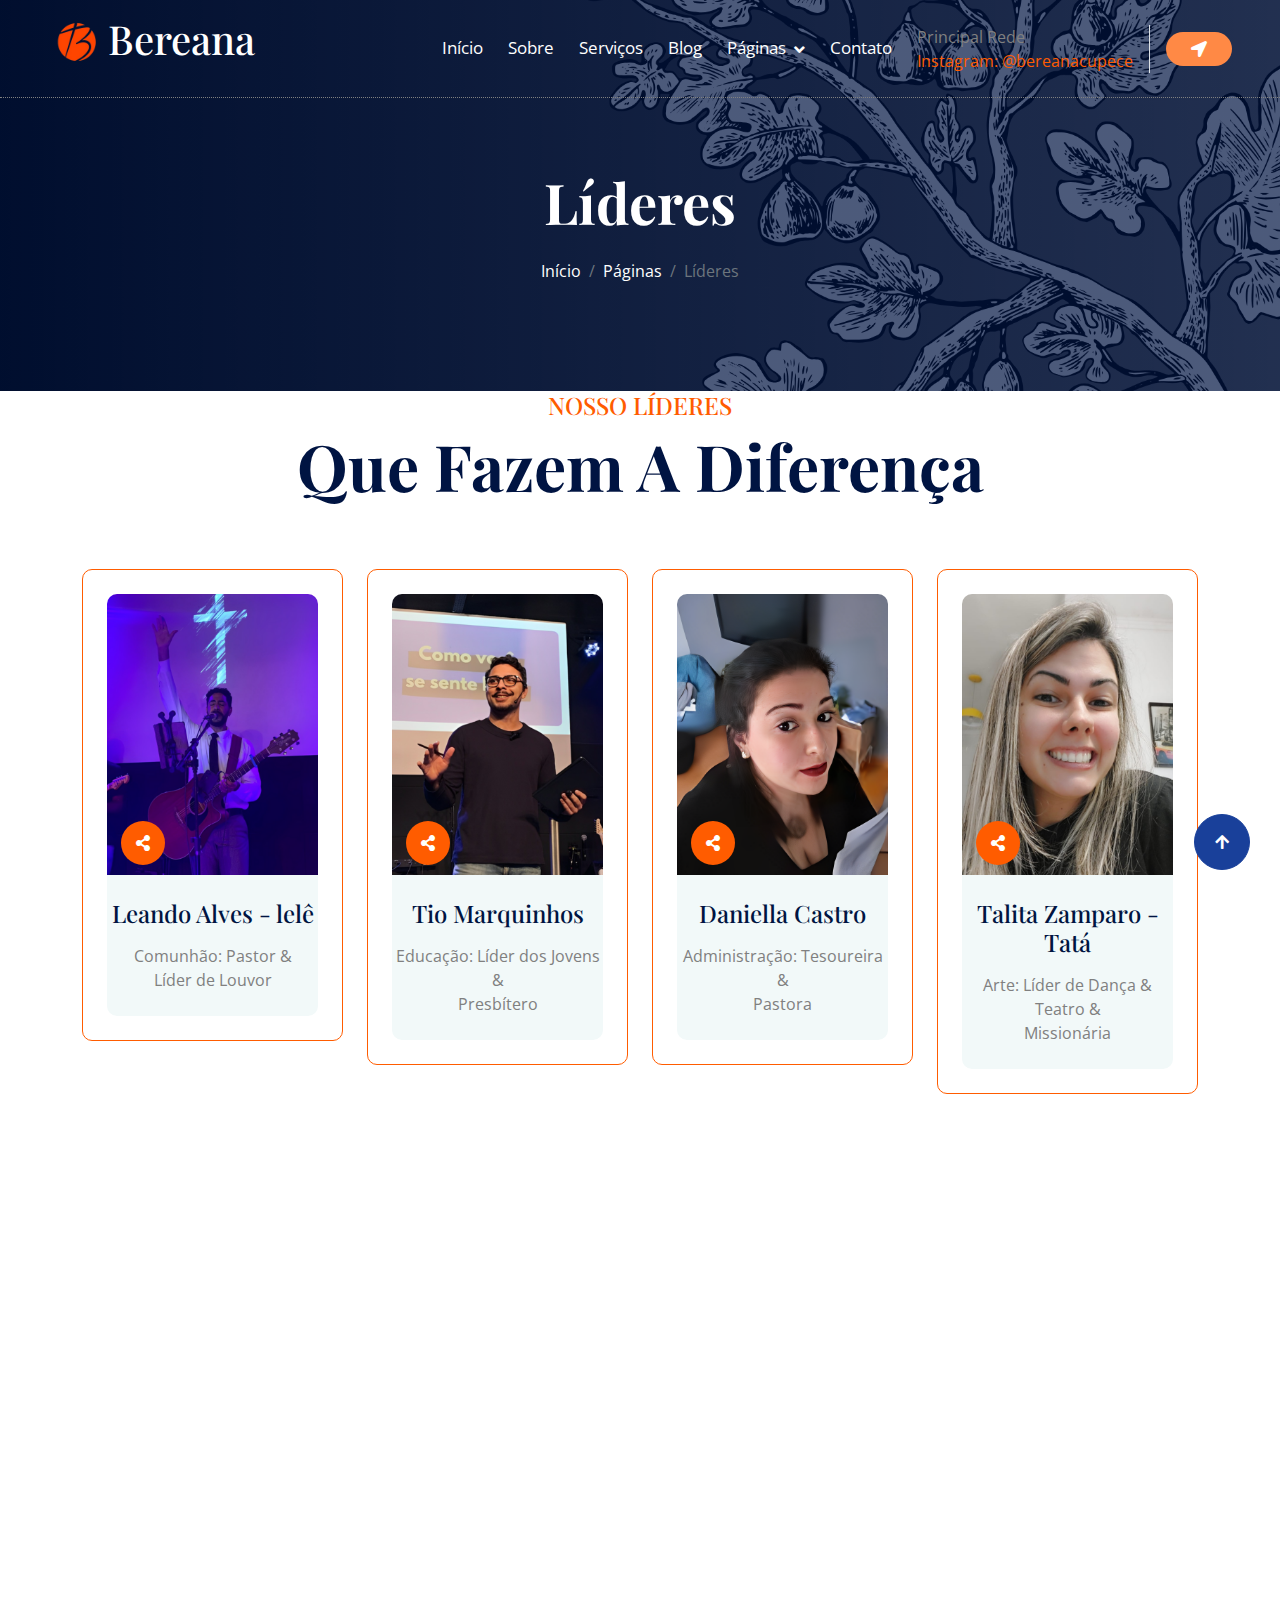
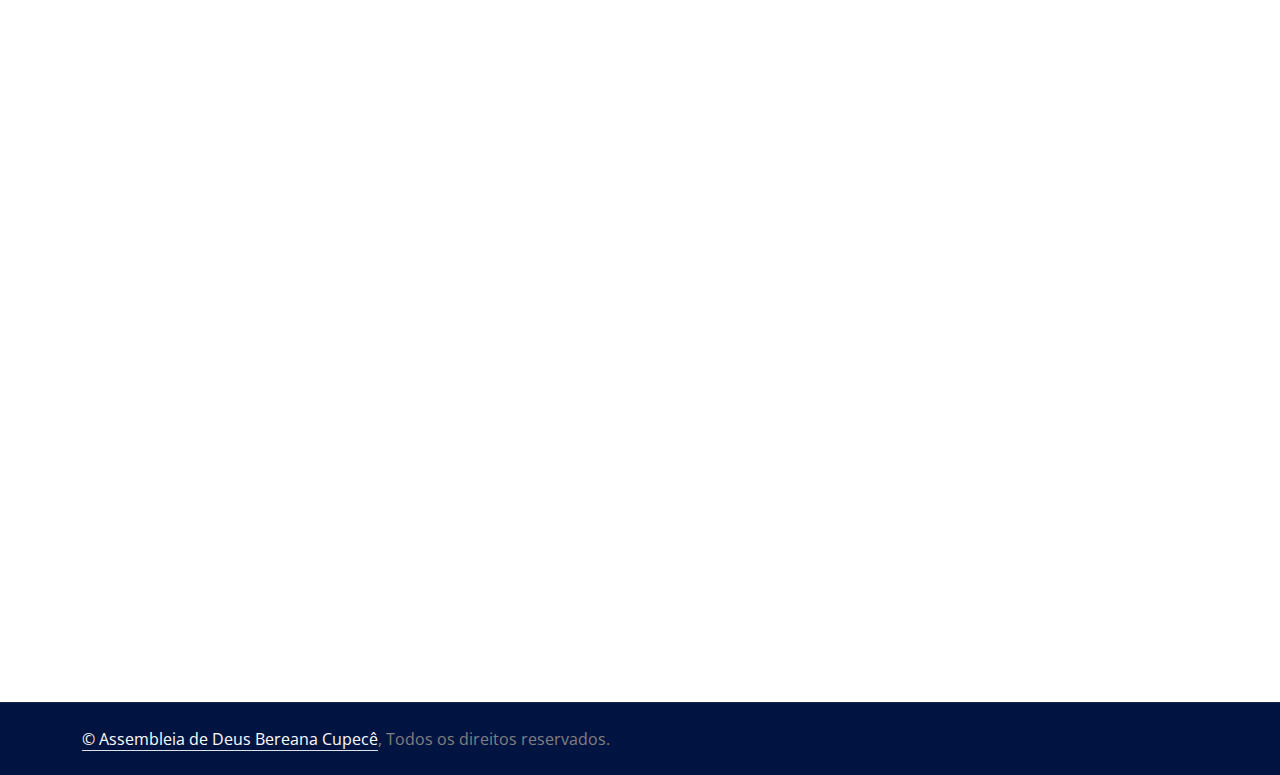
<file: team.html>
<!DOCTYPE html>
<html lang="pt-br">
  <head>
    <meta charset="utf-8" />
    <title>Líderes - Bereana Cupecê</title>
    <meta content="width=device-width, initial-scale=1.0" name="viewport" />
    <meta content="" name="keywords" />
    <meta content="" name="description" />

    <!-- Google Web Fonts -->
    <link rel="preconnect" href="https://fonts.googleapis.com" />
    <link rel="preconnect" href="https://fonts.gstatic.com" crossorigin />
    <link
      href="https://fonts.googleapis.com/css2?family=Open+Sans:ital,wdth,wght@0,75..100,300..800;1,75..100,300..800&family=Playfair+Display:ital,wght@0,400..900;1,400..900&display=swap"
      rel="stylesheet"
    />

    <!-- Icon Font Stylesheet -->
    <link
      rel="stylesheet"
      href="https://use.fontawesome.com/releases/v5.15.4/css/all.css"
    />
    <link
      href="https://cdn.jsdelivr.net/npm/bootstrap-icons@1.4.1/font/bootstrap-icons.css"
      rel="stylesheet"
    />

    <!-- Libraries Stylesheet -->
    <link href="lib/animate/animate.min.css" rel="stylesheet" />
    <link href="lib/owlcarousel/assets/owl.carousel.min.css" rel="stylesheet" />

    <!-- Customized Bootstrap Stylesheet -->
    <link href="css/bootstrap.min.css" rel="stylesheet" />

    <!-- Template Stylesheet -->
    <link href="css/style.css" rel="stylesheet" />
  </head>

  <body>
    <!-- Spinner Start -->
    <div
      id="spinner"
      class="show bg-white position-fixed translate-middle w-100 vh-100 top-50 start-50 d-flex align-items-center justify-content-center"
    >
      <div
        class="spinner-border text-primary-css"
        style="width: 3rem; height: 3rem"
        role="status"
      >
        <span class="sr-only">Carregando...</span>
      </div>
    </div>
    <!-- Spinner End -->

    <!-- Navbar & Hero Start -->
    <div class="container-fluid position-relative p-0">
      <nav
        class="navbar navbar-expand-lg navbar-light px-4 px-lg-5 py-3 py-lg-0"
      >
        <a href="" class="navbar-brand p-0">
          <h1
            class="text-primary-css logo flex-fill align-content-end justify-content-lg-around"
          >
            <i class="i-logo"><img src="img/logo.png" alt="" /></i>Bereana
          </h1>
          <!-- <img src="img/logo.png" alt="Logo"> -->
        </a>
        <button
          class="navbar-toggler"
          type="button"
          data-bs-toggle="collapse"
          data-bs-target="#navbarCollapse"
        >
          <span class="fa fa-bars"></span>
        </button>
        <div class="collapse navbar-collapse" id="navbarCollapse">
          <div class="navbar-nav ms-auto py-0">
            <a href="index.html" class="nav-item nav-link">Início</a>
            <a href="about.html" class="nav-item nav-link">Sobre</a>
            <a href="service.html" class="nav-item nav-link">Serviços</a>
            <a href="blog.html" class="nav-item nav-link">Blog</a>
            <div class="nav-item dropdown">
              <a
                href="https://www.instagram.com/bereanacupece/"
                target="_blank"
                class="nav-link dropdown-toggle"
                data-bs-toggle="dropdown"
                >Páginas</a
              >
              <div class="dropdown-menu m-0">
                <a href="feature.html" class="dropdown-item">Nosso Lema</a>
                <!-- <a href="product.html" class="dropdown-item">Our Product</a> -->
                <a href="team.html" class="dropdown-item active"
                  >Nossos Líderes</a
                >
                <a href="testimonial.html" class="dropdown-item">Cometários</a>
                <a href="404.html" class="dropdown-item">Página 404</a>
              </div>
            </div>
            <a href="contact.html" class="nav-item nav-link">Contato</a>
          </div>
          <div class="d-none d-xl-flex me-3">
            <div class="d-flex flex-column pe-3 border-end border-primary-css">
              <span class="text-body">Principal Rede</span>
              <a href="https://www.instagram.com/bereanacupece/" target="_blank"
                ><span class="text-primary-css"
                  >Instagram: @bereanacupece</span
                ></a
              >
            </div>
          </div>

          <a
            href=""
            class="btn btn-primary-css rounded-pill d-inline-flex flex-shrink-0 py-2 px-4"
            ><i class="fa fa-location-arrow fa-1x"></i
          ></a>
        </div>
      </nav>

      <!-- Header Start -->
      <div class="container-fluid bg-breadcrumb">
        <div class="container text-center py-5" style="max-width: 900px">
          <h4
            class="text-white display-4 mb-4 wow fadeInDown"
            data-wow-delay="0.1s"
          >
            Líderes
          </h4>
          <ol
            class="breadcrumb d-flex justify-content-center mb-0 wow fadeInDown"
            data-wow-delay="0.3s"
          >
            <li class="breadcrumb-item"><a href="index.html">Início</a></li>
            <li class="breadcrumb-item"><a href="#">Páginas</a></li>
            <li class="breadcrumb-item active text-primary-css">Líderes</li>
          </ol>
        </div>
      </div>
      <!-- Header End -->
    </div>
    <!-- Navbar & Hero End -->

    <!-- Modal Search Start -->
    <div
      class="modal fade"
      id="searchModal"
      tabindex="-1"
      aria-labelledby="exampleModalLabel"
      aria-hidden="true"
    >
      <div class="modal-dialog modal-fullscreen">
        <div class="modal-content rounded-0">
          <div class="modal-header">
            <h4 class="modal-title mb-0" id="exampleModalLabel">
              Search by keyword
            </h4>
            <button
              type="button"
              class="btn-close"
              data-bs-dismiss="modal"
              aria-label="Close"
            ></button>
          </div>
          <div class="modal-body d-flex align-items-center">
            <div class="input-group w-75 mx-auto d-flex">
              <input
                type="search"
                class="form-control p-3"
                placeholder="keywords"
                aria-describedby="search-icon-1"
              />
              <span id="search-icon-1" class="input-group-text btn border p-3"
                ><i class="fa fa-search text-white"></i
              ></span>
            </div>
          </div>
        </div>
      </div>
    </div>
    <!-- Modal Search End -->

    <!-- Team Start -->
    <div class="container-fluid team pb-5">
      <div class="container pb-5">
        <div
          class="text-center mx-auto pb-5 wow fadeInUp"
          data-wow-delay="0.2s"
          style="max-width: 800px"
        >
          <h4 class="text-uppercase text-primary-css">Nosso Líderes</h4>
          <h1 class="display-3 text-capitalize mb-3">Que fazem a Diferença</h1>
        </div>
        <div class="row g-4">
          <div
            class="col-md-6 col-lg-6 col-xl-3 wow fadeInUp"
            data-wow-delay="0.2s"
          >
            <div class="team-item p-4">
              <div class="team-inner rounded">
                <div class="team-img">
                  <img
                    src="img/lele.png"
                    class="img-fluid rounded-top w-100"
                    alt="Image"
                  />
                  <div class="team-share">
                    <a
                      class="btn btn-secondary-css btn-md-square rounded-pill text-white mx-1"
                      ><i class="fas fa-share-alt"></i
                    ></a>
                  </div>
                  <div class="team-icon rounded-pill py-2 px-2">
                    <a
                      class="btn btn-secondary-css btn-sm-square rounded-pill me-1"
                      href="https://www.instagram.com/leandro.alvesdecastro/"
                      target="_blank"
                      ><i class="fab fa-instagram"></i
                    ></a>
                  </div>
                </div>
                <div class="bg-light rounded-bottom text-center py-4">
                  <h4 class="mb-3">Leando Alves - lelê</h4>
                  <p class="mb-0">Comunhão: Pastor &</p>
                  <p class="mb-0">Líder de Louvor</p>
                </div>
              </div>
            </div>
          </div>
          <div
            class="col-md-6 col-lg-6 col-xl-3 wow fadeInUp"
            data-wow-delay="0.2s"
          >
            <div class="team-item p-4">
              <div class="team-inner rounded">
                <div class="team-img">
                  <img
                    src="img/mp.png"
                    class="img-fluid rounded-top w-100"
                    alt="Image"
                  />
                  <div class="team-share">
                    <a
                      class="btn btn-secondary-css btn-md-square rounded-pill text-white mx-1"
                      ><i class="fas fa-share-alt"></i
                    ></a>
                  </div>
                  <div class="team-icon rounded-pill py-2 px-2">
                    <a
                      class="btn btn-secondary-css btn-sm-square rounded-pill me-1"
                      href="https://www.instagram.com/omarcosdagalera/"
                      target="_blank"
                      ><i class="fab fa-instagram"></i
                    ></a>
                  </div>
                </div>
                <div class="bg-light rounded-bottom text-center py-4">
                  <h4 class="mb-3">Tio Marquinhos</h4>
                  <p class="mb-0">Educação: Líder dos Jovens &</p>
                  <p class="mb-0">Presbítero</p>
                </div>
              </div>
            </div>
          </div>
          <div
            class="col-md-6 col-lg-6 col-xl-3 wow fadeInUp"
            data-wow-delay="0.4s"
          >
            <div class="team-item p-4">
              <div class="team-inner rounded">
                <div class="team-img">
                  <img
                    src="img/dani.png"
                    class="img-fluid rounded-top w-100"
                    alt="Image"
                  />
                  <div class="team-share">
                    <a
                      class="btn btn-secondary-css btn-md-square rounded-pill text-white mx-1"
                      ><i class="fas fa-share-alt"></i
                    ></a>
                  </div>
                  <div class="team-icon rounded-pill py-2 px-2">
                    <a
                      class="btn btn-secondary-css btn-sm-square rounded-pill me-1"
                      href="https://www.instagram.com/danyzerga/"
                      target="_blank"
                      ><i class="fab fa-instagram"></i
                    ></a>
                  </div>
                </div>
                <div class="bg-light rounded-bottom text-center py-4">
                  <h4 class="mb-3">Daniella Castro</h4>
                  <p class="mb-0">Administração: Tesoureira &</p>
                  <p class="mb-0">Pastora</p>
                </div>
              </div>
            </div>
          </div>
          <div
            class="col-md-6 col-lg-6 col-xl-3 wow fadeInUp"
            data-wow-delay="0.6s"
          >
            <div class="team-item p-4">
              <div class="team-inner rounded">
                <div class="team-img">
                  <img
                    src="img/tata.png"
                    class="img-fluid rounded-top w-100"
                    alt="Image"
                  />
                  <div class="team-share">
                    <a
                      class="btn btn-secondary-css btn-md-square rounded-pill text-white mx-1"
                      ><i class="fas fa-share-alt"></i
                    ></a>
                  </div>
                  <div class="team-icon rounded-pill py-2 px-2">
                    <a
                      class="btn btn-secondary-css btn-sm-square rounded-pill me-1"
                      href="https://www.instagram.com/talitazamparo/"
                      target="_blank"
                      ><i class="fab fa-instagram"></i
                    ></a>
                  </div>
                </div>
                <div class="bg-light rounded-bottom text-center py-4">
                  <h4 class="mb-3">Talita Zamparo - Tatá</h4>
                  <p class="mb-0">Arte: Líder de Dança & Teatro &</p>
                  <p class="mb-0">Missionária</p>
                </div>
              </div>
            </div>
          </div>
          <div
            class="col-md-6 col-lg-6 col-xl-3 wow fadeInUp mx-auto"
            data-wow-delay="0.8s"
          >
            <div class="team-item p-4">
              <div class="team-inner rounded">
                <div class="team-img">
                  <img
                    src="img/marcela.png"
                    class="img-fluid rounded-top w-100"
                    alt="Image"
                  />
                  <div class="team-share">
                    <a
                      class="btn btn-secondary-css btn-md-square rounded-pill text-white mx-1"
                      ><i class="fas fa-share-alt"></i
                    ></a>
                  </div>
                  <div class="team-icon rounded-pill py-2 px-2">
                    <a
                      class="btn btn-secondary-css btn-sm-square rounded-pill me-1"
                      href="https://www.instagram.com/marcelasp0180/"
                      target="_blank"
                      ><i class="fab fa-instagram"></i
                    ></a>
                  </div>
                </div>
                <div class="bg-light rounded-bottom text-center py-4">
                  <h4 class="mb-3">Marcela de Souza</h4>
                  <p class="mb-0">Bereana no Lar: Líder de Células</p>
                  <p class="mb-0">& Diaconisa</p>
                </div>
              </div>
            </div>
          </div>
        </div>
      </div>
    </div>
    <!-- Team End -->

    <!-- Footer Start -->
    <div class="container-fluid footer py-5 wow fadeIn" data-wow-delay="0.2s">
      <div class="container py-5">
        <div class="row g-5 mb-5 align-items-center">
          <div class="col-lg-7">
            <div class="position-relative mx-auto">
              <input
                class="form-control rounded-pill w-100 py-3 ps-4 pe-5"
                type="text"
                placeholder="Endereço de e-mail para assinar"
              />
              <button
                type="button"
                class="btn btn-secondary-css rounded-pill position-absolute top-0 end-0 py-2 px-4 mt-2 me-2"
              >
                Inscrever
              </button>
            </div>
          </div>
          <div class="col-lg-5">
            <div
              class="d-flex align-items-center justify-content-center justify-content-lg-end"
            >
              <a
                class="btn btn-secondary-css btn-md-square rounded-circle me-3"
                href="https://www.facebook.com/bereana.cupece"
                target="_blank"
                ><i class="fab fa-facebook-f"></i
              ></a>
              <a
                class="btn btn-secondary-css btn-md-square rounded-circle me-3"
                href="https://www.instagram.com/bereanacupece/"
                target="_blank"
                ><i class="fab fa-twitter"></i
              ></a>
              <a
                class="btn btn-secondary-css btn-md-square rounded-circle me-3"
                href="https://www.instagram.com/bereanacupece/"
                target="_blank"
                ><i class="fab fa-instagram"></i
              ></a>
              <a
                class="btn btn-secondary-css btn-md-square rounded-circle me-0"
                href="https://www.youtube.com/c/BereanaCupec%C3%AA"
                target="_blank"
                ><i class="fab fa-youtube"></i
              ></a>
            </div>
          </div>
        </div>
        <div class="row g-5">
          <div class="col-md-6 col-lg-6 col-xl-3">
            <div class="footer-item d-flex flex-column">
              <div class="footer-item">
                <h3 class="text-white mb-4">
                  <i><img width="75" src="img/logo.png" alt="Logo rodapé" /></i
                  >Bereana
                </h3>
                <p class="mb-3">#AmorPelaPalavra</p>
              </div>
            </div>
          </div>
          <div class="col-md-6 col-lg-6 col-xl-3">
            <div class="footer-item d-flex flex-column">
              <h4 class="text-white mb-4">Sobre Nós</h4>
              <a href="https://www.instagram.com/bereanacupece/" target="_blank"
                ><i class="fas fa-angle-right me-2"></i> Por que nos escolher</a
              >
              <a href="https://www.instagram.com/bereanacupece/" target="_blank"
                ><i class="fas fa-angle-right me-2"></i> Contate-nos</a
              >
              <a href="https://www.instagram.com/bereanacupece/" target="_blank"
                ><i class="fas fa-angle-right me-2"></i> Termos & Condições</a
              >
            </div>
          </div>
          <div class="col-md-6 col-lg-6 col-xl-3">
            <div class="footer-item d-flex flex-column">
              <h4 class="text-white mb-4">Horário de Funcionamento</h4>
              <div class="mb-3">
                <h6 class="text-muted mb-0">Quinta-feira:</h6>
                <p class="text-white mb-0">20:00 às 21:00</p>
              </div>
              <div class="mb-3">
                <h6 class="text-muted mb-0">Domingo:</h6>
                <p class="text-white mb-0">
                  10:00<span class="font-size">(AM)</span> às 12:00
                </p>
              </div>
              <div class="mb-3">
                <h6 class="text-muted mb-0">Férias:</h6>
                <p class="text-white mb-0">Indefinido...</p>
              </div>
            </div>
          </div>
          <div class="col-md-6 col-lg-6 col-xl-3">
            <div class="footer-item d-flex flex-column">
              <h4 class="text-white mb-4">Informações de Contato</h4>
              <a
                href="https://www.google.com/maps/search/?api=1&query=R.+Florentino+Blanco,+28+-+Americanópolis,+São+Paulo+-+SP,+04338-020"
                target="_blank"
              >
                <i class="fa fa-map-marker-alt me-2"></i> R. Florentino Blanco,
                28 - Americanópolis, São Paulo - SP, 04338-020
              </a>
              <a href="mailto:bereanacupece@gmail.com"
                ><i class="fas fa-envelope me-2"></i> bereanacupece@gmail.com</a
              >
              <a href="tel:+012 345 67890"
                ><i class="fas fa-phone me-2"></i> (11) 5907-8999</a
              >
            </div>
          </div>
        </div>
      </div>
    </div>
    <!-- Footer End -->

    <!-- Copyright Start -->
    <div class="container-fluid copyright py-4">
      <div class="container">
        <div class="row g-4 align-items-center">
          <div class="col-md-6 text-center text-md-start mb-md-0">
            <span class="text-body"
              ><a
                href="https://www.instagram.com/bereanacupece/"
                target="_blank"
                class="border-bottom text-white"
                >&copy; Assembleia de Deus Bereana Cupecê</a
              >, Todos os direitos reservados.</span
            >
          </div>
          <!-- <div class="col-md-6 text-center text-md-end text-body">
              Desenvolvido por
              <a
                class="border-bottom text-white"
                href="https://github.com/kawanwagnner"
                target="_blank"
                >Kawan Wnn.</a
              >
            </div> -->
        </div>
      </div>
    </div>
    <!-- Copyright End -->

    <!-- Back to Top -->
    <a
      href="#"
      class="btn btn-secondary btn-lg-square rounded-circle back-to-top"
      ><i class="fa fa-arrow-up"></i
    ></a>

    <!-- JavaScript Libraries -->
    <script src="https://ajax.googleapis.com/ajax/libs/jquery/3.6.4/jquery.min.js"></script>
    <script src="https://cdn.jsdelivr.net/npm/bootstrap@5.0.0/dist/js/bootstrap.bundle.min.js"></script>
    <script src="lib/wow/wow.min.js"></script>
    <script src="lib/easing/easing.min.js"></script>
    <script src="lib/waypoints/waypoints.min.js"></script>
    <script src="lib/counterup/counterup.min.js"></script>
    <script src="lib/owlcarousel/owl.carousel.min.js"></script>

    <!-- Template Javascript -->
    <script src="js/main.js"></script>
  </body>
</html>
</file>
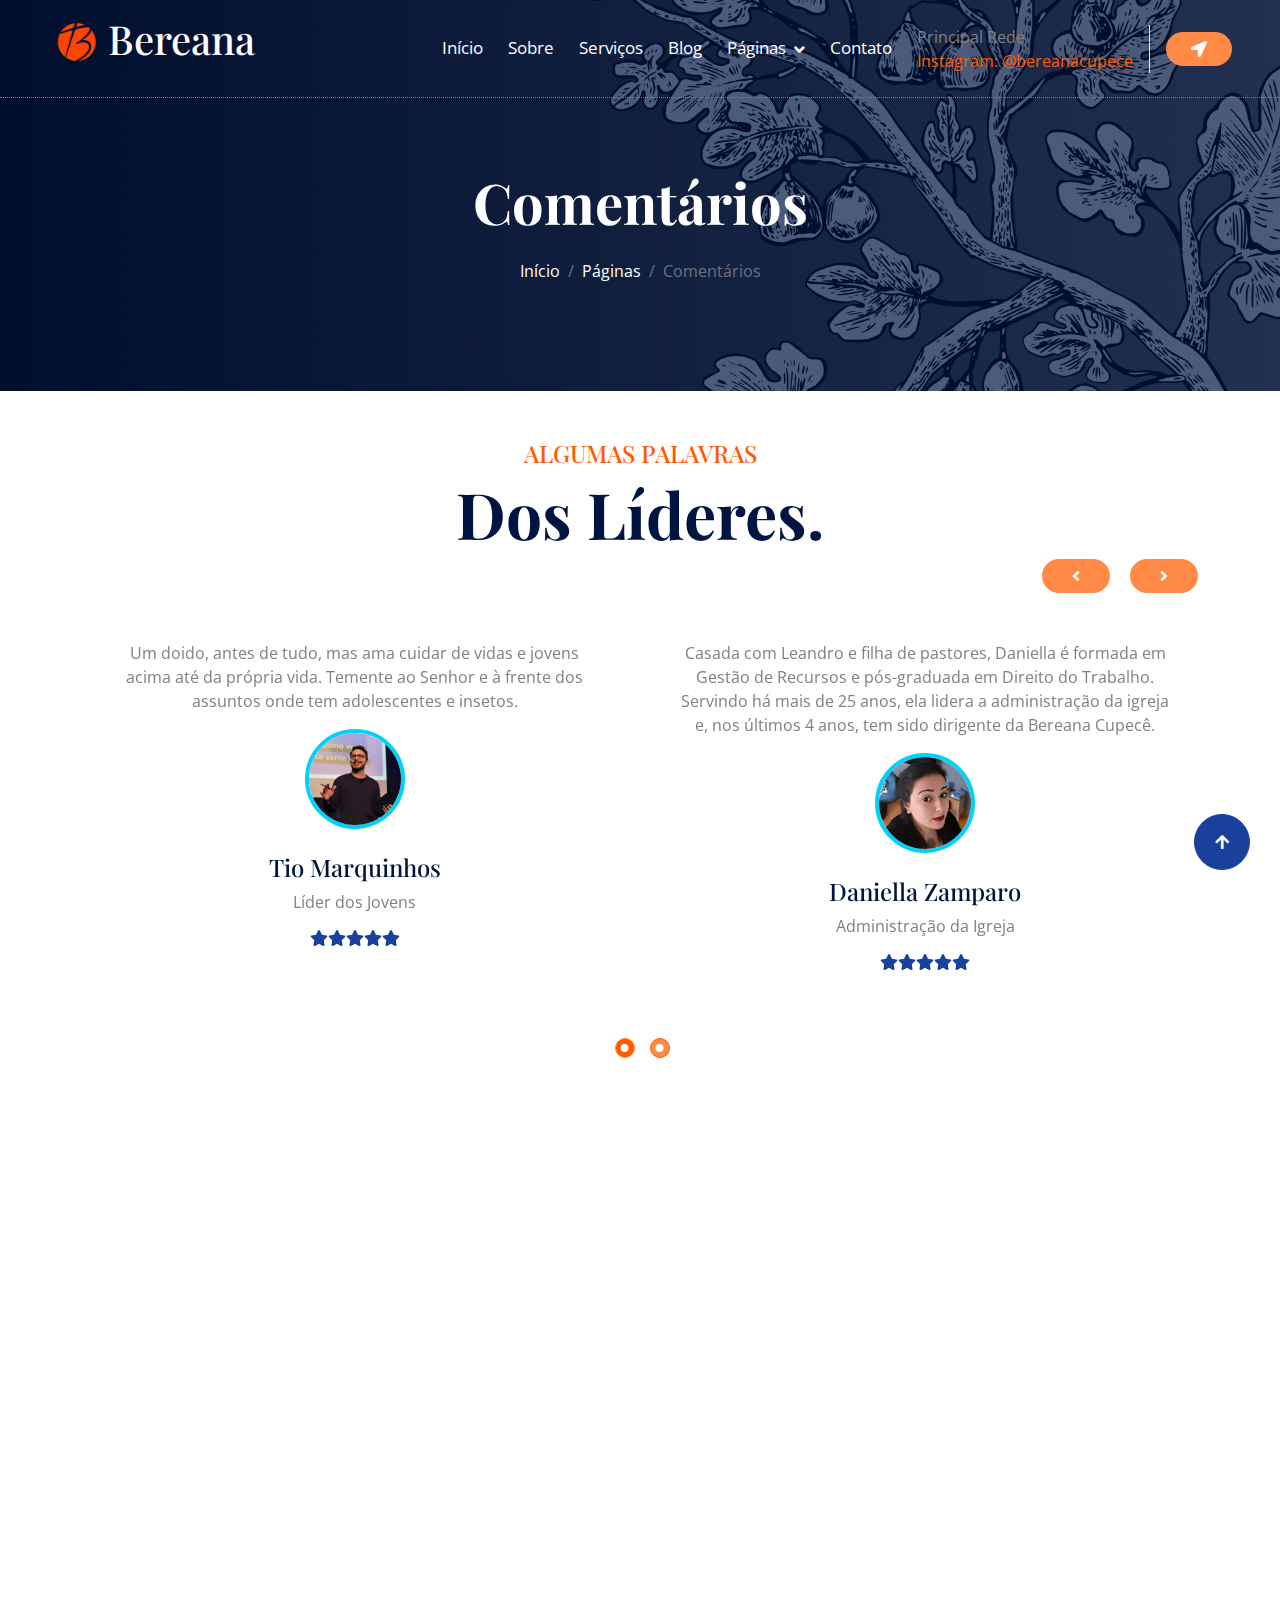
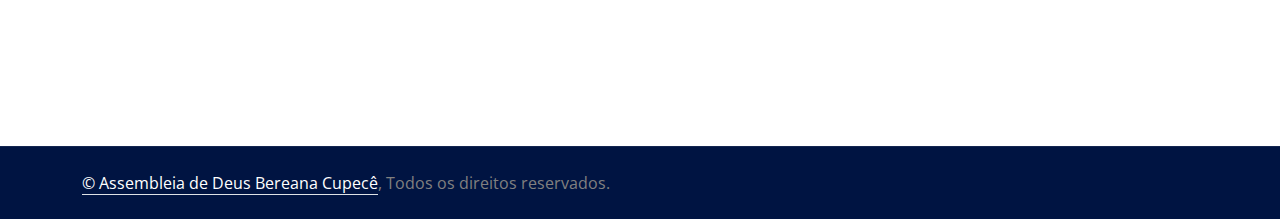
<file: testimonial.html>
<!DOCTYPE html>
<html lang="pt-br">
  <head>
    <meta charset="utf-8" />
    <title>Comentários - Bereana Cupecê</title>
    <meta content="width=device-width, initial-scale=1.0" name="viewport" />
    <meta content="" name="keywords" />
    <meta content="" name="description" />

    <!-- Google Web Fonts -->
    <link rel="preconnect" href="https://fonts.googleapis.com" />
    <link rel="preconnect" href="https://fonts.gstatic.com" crossorigin />
    <link
      href="https://fonts.googleapis.com/css2?family=Open+Sans:ital,wdth,wght@0,75..100,300..800;1,75..100,300..800&family=Playfair+Display:ital,wght@0,400..900;1,400..900&display=swap"
      rel="stylesheet"
    />

    <!-- Icon Font Stylesheet -->
    <link
      rel="stylesheet"
      href="https://use.fontawesome.com/releases/v5.15.4/css/all.css"
    />
    <link
      href="https://cdn.jsdelivr.net/npm/bootstrap-icons@1.4.1/font/bootstrap-icons.css"
      rel="stylesheet"
    />

    <!-- Libraries Stylesheet -->
    <link href="lib/animate/animate.min.css" rel="stylesheet" />
    <link href="lib/owlcarousel/assets/owl.carousel.min.css" rel="stylesheet" />

    <!-- Customized Bootstrap Stylesheet -->
    <link href="css/bootstrap.min.css" rel="stylesheet" />

    <!-- Template Stylesheet -->
    <link href="css/style.css" rel="stylesheet" />
  </head>

  <body>
    <!-- Spinner Start -->
    <div
      id="spinner"
      class="show bg-white position-fixed translate-middle w-100 vh-100 top-50 start-50 d-flex align-items-center justify-content-center"
    >
      <div
        class="spinner-border text-primary-css"
        style="width: 3rem; height: 3rem"
        role="status"
      >
        <span class="sr-only">Carregando...</span>
      </div>
    </div>
    <!-- Spinner End -->

    <!-- Navbar & Hero Start -->
    <div class="container-fluid position-relative p-0">
      <nav
        class="navbar navbar-expand-lg navbar-light px-4 px-lg-5 py-3 py-lg-0"
      >
        <a href="" class="navbar-brand p-0">
          <h1
            class="text-primary-css logo flex-fill align-content-end justify-content-lg-around"
          >
            <i class="i-logo"><img src="img/logo.png" alt="" /></i>Bereana
          </h1>
          <!-- <img src="img/logo.png" alt="Logo"> -->
        </a>
        <button
          class="navbar-toggler"
          type="button"
          data-bs-toggle="collapse"
          data-bs-target="#navbarCollapse"
        >
          <span class="fa fa-bars"></span>
        </button>
        <div class="collapse navbar-collapse" id="navbarCollapse">
          <div class="navbar-nav ms-auto py-0">
            <a href="index.html" class="nav-item nav-link">Início</a>
            <a href="about.html" class="nav-item nav-link">Sobre</a>
            <a href="service.html" class="nav-item nav-link">Serviços</a>
            <a href="blog.html" class="nav-item nav-link">Blog</a>
            <div class="nav-item dropdown">
              <a
                href="https://www.instagram.com/bereanacupece/"
                target="_blank"
                class="nav-link dropdown-toggle"
                data-bs-toggle="dropdown"
                >Páginas</a
              >
              <div class="dropdown-menu m-0">
                <a href="feature.html" class="dropdown-item">Nosso Lema</a>
                <!-- <a href="product.html" class="dropdown-item">Our Product</a> -->
                <a href="team.html" class="dropdown-item">Nossos Líderes</a>
                <a href="testimonial.html" class="dropdown-item active"
                  >Cometários</a
                >
              </div>
            </div>
            <a href="contact.html" class="nav-item nav-link">Contato</a>
          </div>
          <div class="d-none d-xl-flex me-3">
            <div class="d-flex flex-column pe-3 border-end border-primary-css">
              <span class="text-body">Principal Rede</span>
              <a href="https://www.instagram.com/bereanacupece/" target="_blank"
                ><span class="text-primary-css"
                  >Instagram: @bereanacupece</span
                ></a
              >
            </div>
          </div>

          <a
            href=""
            class="btn btn-primary-css rounded-pill d-inline-flex flex-shrink-0 py-2 px-4"
            ><i class="fa fa-location-arrow fa-1x"></i
          ></a>
        </div>
      </nav>

      <!-- Header Start -->
      <div class="container-fluid bg-breadcrumb">
        <div class="container text-center py-5" style="max-width: 900px">
          <h4
            class="text-white display-4 mb-4 wow fadeInDown"
            data-wow-delay="0.1s"
          >
            Comentários
          </h4>
          <ol
            class="breadcrumb d-flex justify-content-center mb-0 wow fadeInDown"
            data-wow-delay="0.3s"
          >
            <li class="breadcrumb-item"><a href="index.html">Início</a></li>
            <li class="breadcrumb-item"><a href="#">Páginas</a></li>
            <li class="breadcrumb-item active text-primary-css">Comentários</li>
          </ol>
        </div>
      </div>
      <!-- Header End -->
    </div>
    <!-- Navbar & Hero End -->

    <!-- Modal Search Start -->
    <div
      class="modal fade"
      id="searchModal"
      tabindex="-1"
      aria-labelledby="exampleModalLabel"
      aria-hidden="true"
    >
      <div class="modal-dialog modal-fullscreen">
        <div class="modal-content rounded-0">
          <div class="modal-header">
            <h4 class="modal-title mb-0" id="exampleModalLabel">
              Search by keyword
            </h4>
            <button
              type="button"
              class="btn-close"
              data-bs-dismiss="modal"
              aria-label="Close"
            ></button>
          </div>
          <div class="modal-body d-flex align-items-center">
            <div class="input-group w-75 mx-auto d-flex">
              <input
                type="search"
                class="form-control p-3"
                placeholder="keywords"
                aria-describedby="search-icon-1"
              />
              <span id="search-icon-1" class="input-group-text btn border p-3"
                ><i class="fa fa-search text-white"></i
              ></span>
            </div>
          </div>
        </div>
      </div>
    </div>
    <!-- Modal Search End -->

    <br />
    <br />

    <!-- Testimonial Start -->
    <div class="container-fluid testimonial pb-5">
      <div class="container pb-5">
        <div
          class="text-center mx-auto pb-5 wow fadeInUp"
          data-wow-delay="0.2s"
          style="max-width: 800px"
        >
          <h4 class="text-uppercase text-primary-css">Algumas Palavras</h4>
          <h1 class="display-3 text-capitalize mb-3">Dos Líderes.</h1>
        </div>
        <div
          class="owl-carousel testimonial-carousel wow fadeInUp"
          data-wow-delay="0.3s"
        >
          <div class="testimonial-item text-center p-4">
            <p>
              Um doido, antes de tudo, mas ama cuidar de vidas e jovens acima
              até da própria vida. Temente ao Senhor e à frente dos assuntos
              onde tem adolescentes e insetos.
            </p>
            <div class="d-flex justify-content-center mb-4">
              <img
                src="img/testimonial-1.png"
                class="img-fluid border border-4 border-primary"
                style="width: 100px; height: 100px; border-radius: 50px"
                alt=""
              />
            </div>
            <div class="d-block">
              <h4 class="text-dark">Tio Marquinhos</h4>
              <p class="m-0 pb-3">Líder dos Jovens</p>
              <div class="d-flex justify-content-center text-secondary">
                <i class="fas fa-star"></i>
                <i class="fas fa-star"></i>
                <i class="fas fa-star"></i>
                <i class="fas fa-star"></i>
                <i class="fas fa-star"></i>
              </div>
            </div>
          </div>
          <div class="testimonial-item text-center p-4">
            <p>
              Casada com Leandro e filha de pastores, Daniella é formada em
              Gestão de Recursos e pós-graduada em Direito do Trabalho. Servindo
              há mais de 25 anos, ela lidera a administração da igreja e, nos
              últimos 4 anos, tem sido dirigente da Bereana Cupecê.
            </p>
            <div class="d-flex justify-content-center mb-4">
              <img
                src="img/testimonial-3.png"
                class="img-fluid border border-4 border-primary"
                style="width: 100px; height: 100px; border-radius: 50px"
                alt=""
              />
            </div>
            <div class="d-block">
              <h4 class="text-dark">Daniella Zamparo</h4>
              <p class="m-0 pb-3">Administração da Igreja</p>
              <div class="d-flex justify-content-center text-secondary">
                <i class="fas fa-star"></i>
                <i class="fas fa-star"></i>
                <i class="fas fa-star"></i>
                <i class="fas fa-star"></i>
                <i class="fas fa-star"></i>
              </div>
            </div>
          </div>
          <div class="testimonial-item text-center p-4">
            <p>
              Casada, mãe de três filhos, Marcela estudou e exerce a
              contabilidade profissionalmente, além de atuar na ONG Nova
              História. Ela serve e é protagonista em diversos departamentos da
              igreja há mais de 10 anos, tornando-se uma referência entre as
              mulheres.
            </p>
            <div class="d-flex justify-content-center mb-4">
              <img
                src="img/testimonial-4.png"
                class="img-fluid border border-4 border-primary"
                style="width: 100px; height: 100px; border-radius: 50px"
                alt=""
              />
            </div>
            <div class="d-block">
              <h4 class="text-dark">Marcela</h4>
              <p class="m-0 pb-3">Líder de Celulas</p>
              <div class="d-flex justify-content-center text-secondary">
                <i class="fas fa-star"></i>
                <i class="fas fa-star"></i>
                <i class="fas fa-star"></i>
                <i class="fas fa-star"></i>
                <i class="fas fa-star"></i>
              </div>
            </div>
          </div>
          <div class="testimonial-item text-center p-4">
            <p>
              Casada, mãe e filha de pastores, Talita é formada em Gestão
              Financeira. Já cursou Teatro e Artes Cênicas em São Paulo e se
              formou no curso de Missões pela Jocum, em Contagem – ETED (Escola
              de Treinamento e Discipulado). Ela serve na igreja há mais de três
              décadas. Rs
            </p>
            <div class="d-flex justify-content-center mb-4">
              <img
                src="img/testimonial-5.png"
                class="img-fluid border border-4 border-primary"
                style="width: 100px; height: 100px; border-radius: 50px"
                alt=""
              />
            </div>
            <div class="d-block">
              <h4 class="text-dark">Tatá</h4>
              <p class="m-0 pb-3">Líder de Dança & Teatro</p>
              <div class="d-flex justify-content-center text-secondary">
                <i class="fas fa-star"></i>
                <i class="fas fa-star"></i>
                <i class="fas fa-star"></i>
                <i class="fas fa-star"></i>
                <i class="fas fa-star"></i>
              </div>
            </div>
          </div>
        </div>
      </div>
    </div>
    <!-- Testimonial End -->

    <!-- Footer Start -->
    <div class="container-fluid footer py-5 wow fadeIn" data-wow-delay="0.2s">
      <div class="container py-5">
        <div class="row g-5 mb-5 align-items-center">
          <div class="col-lg-7">
            <div class="position-relative mx-auto">
              <input
                class="form-control rounded-pill w-100 py-3 ps-4 pe-5"
                type="text"
                placeholder="Endereço de e-mail para assinar"
              />
              <button
                type="button"
                class="btn btn-secondary-css rounded-pill position-absolute top-0 end-0 py-2 px-4 mt-2 me-2"
              >
                Inscrever
              </button>
            </div>
          </div>
          <div class="col-lg-5">
            <div
              class="d-flex align-items-center justify-content-center justify-content-lg-end"
            >
              <a
                class="btn btn-secondary-css btn-md-square rounded-circle me-3"
                href="https://www.facebook.com/bereana.cupece"
                target="_blank"
                ><i class="fab fa-facebook-f"></i
              ></a>
              <a
                class="btn btn-secondary-css btn-md-square rounded-circle me-3"
                href="https://www.instagram.com/bereanacupece/"
                target="_blank"
                ><i class="fab fa-twitter"></i
              ></a>
              <a
                class="btn btn-secondary-css btn-md-square rounded-circle me-3"
                href="https://www.instagram.com/bereanacupece/"
                target="_blank"
                ><i class="fab fa-instagram"></i
              ></a>
              <a
                class="btn btn-secondary-css btn-md-square rounded-circle me-0"
                href="https://www.youtube.com/c/BereanaCupec%C3%AA"
                target="_blank"
                ><i class="fab fa-youtube"></i
              ></a>
            </div>
          </div>
        </div>
        <div class="row g-5">
          <div class="col-md-6 col-lg-6 col-xl-3">
            <div class="footer-item d-flex flex-column">
              <div class="footer-item">
                <h3 class="text-white mb-4">
                  <i><img width="75" src="img/logo.png" alt="Logo rodapé" /></i
                  >Bereana
                </h3>
                <p class="mb-3">#AmorPelaPalavra</p>
              </div>
            </div>
          </div>
          <div class="col-md-6 col-lg-6 col-xl-3">
            <div class="footer-item d-flex flex-column">
              <h4 class="text-white mb-4">Sobre Nós</h4>
              <a href="https://www.instagram.com/bereanacupece/" target="_blank"
                ><i class="fas fa-angle-right me-2"></i> Por que nos escolher</a
              >
              <a href="https://www.instagram.com/bereanacupece/" target="_blank"
                ><i class="fas fa-angle-right me-2"></i> Contate-nos</a
              >
              <a href="https://www.instagram.com/bereanacupece/" target="_blank"
                ><i class="fas fa-angle-right me-2"></i> Termos & Condições</a
              >
            </div>
          </div>
          <div class="col-md-6 col-lg-6 col-xl-3">
            <div class="footer-item d-flex flex-column">
              <h4 class="text-white mb-4">Horário de Funcionamento</h4>
              <div class="mb-3">
                <h6 class="text-muted mb-0">Quinta-feira:</h6>
                <p class="text-white mb-0">20:00 às 21:00</p>
              </div>
              <div class="mb-3">
                <h6 class="text-muted mb-0">Domingo:</h6>
                <p class="text-white mb-0">
                  10:00<span class="font-size">(AM)</span> às 12:00
                </p>
              </div>
              <div class="mb-3">
                <h6 class="text-muted mb-0">Férias:</h6>
                <p class="text-white mb-0">Indefinido...</p>
              </div>
            </div>
          </div>
          <div class="col-md-6 col-lg-6 col-xl-3">
            <div class="footer-item d-flex flex-column">
              <h4 class="text-white mb-4">Informações de Contato</h4>
              <a
                href="https://www.google.com/maps/search/?api=1&query=R.+Florentino+Blanco,+28+-+Americanópolis,+São+Paulo+-+SP,+04338-020"
                target="_blank"
              >
                <i class="fa fa-map-marker-alt me-2"></i> R. Florentino Blanco,
                28 - Americanópolis, São Paulo - SP, 04338-020
              </a>
              <a href="mailto:bereanacupece@gmail.com"
                ><i class="fas fa-envelope me-2"></i> bereanacupece@gmail.com</a
              >
              <a href="tel:+012 345 67890"
                ><i class="fas fa-phone me-2"></i> (11) 5907-8999</a
              >
            </div>
          </div>
        </div>
      </div>
    </div>
    <!-- Footer End -->

    <!-- Copyright Start -->
    <div class="container-fluid copyright py-4">
      <div class="container">
        <div class="row g-4 align-items-center">
          <div class="col-md-6 text-center text-md-start mb-md-0">
            <span class="text-body"
              ><a
                href="https://www.instagram.com/bereanacupece/"
                target="_blank"
                class="border-bottom text-white"
                >&copy; Assembleia de Deus Bereana Cupecê</a
              >, Todos os direitos reservados.</span
            >
          </div>
          <!-- <div class="col-md-6 text-center text-md-end text-body">
              Desenvolvido por
              <a
                class="border-bottom text-white"
                href="https://github.com/kawanwagnner"
                target="_blank"
                >Kawan Wnn.</a
              >
            </div> -->
        </div>
      </div>
    </div>
    <!-- Copyright End -->

    <!-- Back to Top -->
    <a
      href="#"
      class="btn btn-secondary btn-lg-square rounded-circle back-to-top"
      ><i class="fa fa-arrow-up"></i
    ></a>

    <!-- JavaScript Libraries -->
    <script src="https://ajax.googleapis.com/ajax/libs/jquery/3.6.4/jquery.min.js"></script>
    <script src="https://cdn.jsdelivr.net/npm/bootstrap@5.0.0/dist/js/bootstrap.bundle.min.js"></script>
    <script src="lib/wow/wow.min.js"></script>
    <script src="lib/easing/easing.min.js"></script>
    <script src="lib/waypoints/waypoints.min.js"></script>
    <script src="lib/counterup/counterup.min.js"></script>
    <script src="lib/owlcarousel/owl.carousel.min.js"></script>

    <!-- Template Javascript -->
    <script src="js/main.js"></script>
  </body>
</html>
</file>
<file: css/style.css>
.font-size {
  font-size: 8px;
}

/*** Spinner Start ***/
/*** Spinner ***/
#spinner {
  opacity: 0;
  visibility: hidden;
  transition: opacity 0.5s ease-out, visibility 0s linear 0.5s;
  z-index: 99999;
}

#spinner.show {
  transition: opacity 0.5s ease-out, visibility 0s linear 0s;
  visibility: visible;
  opacity: 1;
}

/*** Spinner End ***/

.back-to-top {
  position: fixed;
  right: 30px;
  bottom: 30px;
  transition: 0.5s;
  z-index: 99;
}

/*** Button Start ***/
.btn {
  font-weight: 600;
  transition: 0.5s;
}

.btn-square {
  width: 32px;
  height: 32px;
}

.btn-sm-square {
  width: 34px;
  height: 34px;
}

.btn-md-square {
  width: 44px;
  height: 44px;
}

.btn-lg-square {
  width: 56px;
  height: 56px;
}

.btn-xl-square {
  width: 66px;
  height: 66px;
}

.btn-square,
.btn-sm-square,
.btn-md-square,
.btn-lg-square,
.btn-xl-square {
  padding: 0;
  display: flex;
  align-items: center;
  justify-content: center;
  font-weight: normal;
}

.btn.btn-primary {
  color: var(--bs-white);
}

.btn.btn-primary:hover {
  background: #ff5c00;
  border: 1px solid #ff5c00;
}

.btn.btn-secondary {
  color: var(--bs-white);
}

.btn.btn-secondary:hover {
  background: #ff8945;
  border: 1px solid #ff8945;
}

/*** Topbar Start ***/

/*** Navbar ***/
.navbar-light .navbar-nav .nav-link {
  position: relative;
  margin-right: 25px;
  padding: 35px 0;
  color: var(--bs-white);
  font-size: 17px;
  font-weight: 400;
  outline: none;
  transition: 0.5s;
}

.sticky-top.navbar-light .navbar-nav .nav-link {
  padding: 20px 0;
  color: var(--bs-dark);
}

.navbar-light .navbar-nav .nav-link:hover,
.navbar-light .navbar-nav .nav-link.active {
  color: #ff8945;
}

.navbar-light .navbar-brand img {
  max-height: 60px;
  transition: 0.5s;
  transform: translateY(-3px);
}

.sticky-top.navbar-light .navbar-brand img {
  max-height: 45px;
}

.navbar .dropdown-toggle::after {
  border: none;
  content: "\f107";
  font-family: "Font Awesome 5 Free";
  font-weight: 600;
  vertical-align: middle;
  margin-left: 8px;
}

.dropdown .dropdown-menu a:hover {
  background: #ff8945;
  color: var(--bs-white);
}

.navbar .nav-item:hover .dropdown-menu {
  transform: rotateX(0deg);
  visibility: visible;
  background: var(--bs-light);
  transition: 0.5s;
  opacity: 1;
}

@media (max-width: 991.98px) {
  .sticky-top.navbar-light {
    position: relative;
    background: var(--bs-white);
  }

  .navbar.navbar-expand-lg .navbar-toggler {
    padding: 10px 20px;
    border: 1px solid #ff8945;
    color: #ff8945;
  }

  .navbar-light .navbar-collapse {
    margin-top: 15px;
    border-top: 1px solid #00000014;
  }

  .navbar-light .navbar-nav .nav-link,
  .sticky-top.navbar-light .navbar-nav .nav-link {
    padding: 10px 0;
    margin-left: 0;
    color: var(--bs-dark);
  }

  .logo {
    color: #000 !important;
  }

  .navbar-light .navbar-brand img {
    max-height: 45px;
  }
}

@media (min-width: 992px) {
  .navbar .nav-item .dropdown-menu {
    display: block;
    visibility: hidden;
    top: 100%;
    transform: rotateX(-75deg);
    transform-origin: 0% 0%;
    border: 0;
    border-radius: 10px;
    transition: 0.5s;
    opacity: 0;
  }

  .navbar-light {
    position: absolute;
    width: 100%;
    top: 0;
    left: 0;
    border-top: 0;
    border-right: 0;
    border-bottom: 1px solid;
    border-left: 0;
    border-style: dotted;
    z-index: 999;
  }

  .sticky-top.navbar-light {
    position: fixed;
    background: var(--bs-light);
    border: none;
    color: #000;
  }

  .sticky-top.navbar-light .logo {
    color: #000;
  }

  /* .sticky-top.navbar-light .i-logo {
    background: url(../img/blog-1.jpg);
  } */

  .navbar-light .navbar-nav .nav-item::before {
    position: absolute;
    content: "";
    width: 0;
    height: 2px;
    bottom: -1px;
    left: 50%;
    background: #ff8945;
    transition: 0.5s;
  }

  .sticky-top.navbar-light .navbar-nav .nav-item::before {
    bottom: 0;
  }

  .navbar-light .navbar-nav .nav-item::after {
    content: "";
    position: absolute;
    bottom: 1px;
    left: 50%;
    transform: translateX(-50%);
    border: 10px solid;
    border-color: transparent transparent #ff8945 transparent;
    opacity: 0;
    transition: 0.5s;
  }

  .navbar-light .navbar-nav .nav-item:hover::after,
  .navbar-light .navbar-nav .nav-item.active::after {
    bottom: 1px;
    opacity: 1;
  }

  .navbar-light .navbar-nav .nav-item:hover::before,
  .navbar-light .navbar-nav .nav-item.active::before {
    width: calc(100% - 2px);
    left: 1px;
  }

  .navbar-light .navbar-nav .nav-link.nav-contact::before {
    display: none;
  }
}

/*** Carousel Hero Header Start ***/
.carousel-header {
  position: relative;
  overflow: hidden;
}

.carousel-indicators {
  display: none;
}

.carousel .carousel-control-prev,
.carousel .carousel-control-next {
  width: 0;
}

.carousel .carousel-control-prev .carousel-control-prev-icon,
.carousel .carousel-control-next .carousel-control-next-icon {
  position: absolute;
  top: 50%;
  transform: translateY(-50%);
  padding: 25px 25px;
  display: flex;
  align-items: center;
  justify-content: center;
  background: #ff8945;
  transition: 0.5s;
}

.carousel .carousel-control-prev .carousel-control-prev-icon {
  left: 0;
  border-left: 0;
  border-top-left-radius: 0;
  border-top-right-radius: 50px;
  border-bottom-left-radius: 0;
  border-bottom-right-radius: 50px;
}

.carousel .carousel-control-next .carousel-control-next-icon {
  right: 0;
  border-right: 0;
  border-top-left-radius: 50px;
  border-top-right-radius: 0;
  border-bottom-left-radius: 50px;
  border-bottom-right-radius: 0;
}

.carousel .carousel-control-prev .carousel-control-prev-icon:hover,
.carousel .carousel-control-next .carousel-control-next-icon:hover {
  background: #ff5c00;
}

.carousel .carousel-inner .carousel-item {
  position: relative;
}

.carousel .carousel-inner .carousel-item .carousel-caption-1 {
  position: absolute;
  width: 100%;
  height: 100%;
  top: 0;
  left: 0;
  padding-top: 100px;
  display: flex;
  align-items: center;
  justify-content: end;
  background: linear-gradient(rgba(0, 0, 0, 0.5), rgba(0, 0, 0, 0.5));
  background-size: cover;
}

.carousel-caption-1-content {
  text-align: end;
  padding-right: 100px;
}

.carousel-caption-1-content .carousel-caption-1-content-btn {
  display: flex;
  justify-content: end;
}

.carousel .carousel-inner .carousel-item .carousel-caption-2 {
  position: absolute;
  width: 100%;
  height: 100%;
  top: 0;
  left: 0;
  padding-top: 100px;
  display: flex;
  align-items: center;
  text-align: center;
  background: linear-gradient(rgba(0, 0, 0, 0.5), rgba(0, 0, 0, 0.5));
  background-size: cover;
}

.carousel-caption-2-content {
  text-align: start;
  padding-left: 100px;
}

.carousel-caption-2-content .carousel-caption-2-content-btn {
  display: flex;
  justify-content: start;
}

@media (max-width: 992px) {
  .carousel .carousel-inner .carousel-item {
    height: 700px;
    margin-top: -100px;
  }

  .carousel .carousel-inner .carousel-item img {
    height: 700px;
    object-fit: cover;
  }

  .carousel .carousel-inner .carousel-item .carousel-caption-1 {
    max-width: 100% !important;
    justify-content: center;
  }

  .carousel-caption-1-content {
    padding: 0 20px !important;
    text-align: center !important;
  }

  .carousel-caption-1-content .carousel-caption-1-content-btn {
    justify-content: center;
  }

  .carousel .carousel-inner .carousel-item .carousel-caption-2 {
    max-width: 100% !important;
    justify-content: center;
  }

  .carousel-caption-2-content {
    padding: 0 20px !important;
    text-align: center !important;
  }

  .carousel-caption-2-content .carousel-caption-2-content-btn {
    justify-content: center;
  }

  .carousel .carousel-control-prev .carousel-control-prev-icon,
  .carousel .carousel-control-next .carousel-control-next-icon {
    display: none;
  }

  .carousel-control-prev-icon2,
  .carousel-control-next-icon2 {
    display: block !important;
  }
}

.modal .modal-header {
  height: 100px;
}

#searchModal .modal-content {
  background: rgba(255, 255, 255, 0.6);
}

/*** Carousel Hero Header End ***/

/*** Single Page Hero Header Start ***/
.bg-breadcrumb {
  position: relative;
  overflow: hidden;
  background: linear-gradient(rgba(0, 20, 66, 0.7), rgba(0, 20, 66, 0.7)),
    url(../img/bg.png);
  background-position: center top;
  background-repeat: no-repeat;
  background-size: cover;
  padding: 120px 0 60px 0;
  transition: 0.5s;
}

.bg-breadcrumb .breadcrumb {
  position: relative;
}

.bg-breadcrumb .breadcrumb .breadcrumb-item a {
  color: var(--bs-white);
}

@media (max-width: 992px) {
  .bg-breadcrumb {
    padding: 60px 0 60px 0;
  }
}

/*** Single Page Hero Header End ***/

/*** Features Start ***/
.feature .feature-item {
  display: flex;
  flex-direction: column;
  align-items: center;
  text-align: center;
  background: var(--bs-white);
  border-radius: 10px;
  transition: 0.5s;
}

.feature .feature-item:hover {
  box-shadow: 0 0 45px rgba(0, 0, 0, 0.08);
}

.feature .feature-item .feature-icon {
  width: 100px;
  height: 100px;
  border-radius: 50px;
  display: flex;
  align-items: center;
  justify-content: center;
  background: #ff8945;
}

.feature .feature-item .feature-icon i {
  transition: 0.5s;
}

.feature .feature-item:hover .feature-icon i {
  transform: rotate(360deg);
}

.feature .feature-item a.btn {
  transition: 0.5s;
}

.feature .feature-item:hover a.btn:hover {
  color: #ff8945 !important;
}

/*** Features End ***/

/*** About Start ***/
.about .about-img {
  position: relative;
  padding-bottom: 30px;
  margin-top: 30px;
  margin-left: 30px;
}

.about .about-img::before {
  content: "";
  position: absolute;
  width: 100%;
  height: 10px;
  top: -30px;
  right: 0;
  border-radius: 10px;
  background: #ff5c00;
}

.about .about-img::after {
  content: "";
  position: absolute;
  width: 10px;
  height: 100%;
  left: -30px;
  bottom: 30px;
  border-radius: 10px;
  background: #ff5c00;
}

.about .about-img .about-exp {
  position: absolute;
  top: 0;
  left: 0;
  padding: 20px;
  font-size: 30px;
  font-weight: bold;
  background: #ff5c00;
  color: var(--bs-white);
  border: 1px solid #ff5c00;
  margin-top: -30px;
  margin-left: -30px;
  border-radius: 10px;
}

/*** About End ***/

/*** Service Start ***/
.service-item {
  position: relative;
  box-shadow: 0 0 45px rgba(0, 0, 0, 0.08);
}

.service-item::after {
  content: "";
  position: absolute;
  width: 0;
  height: 0;
  left: 0;
  bottom: 0;
  border-radius: 10px;
  background: #ff8945;
  transition: 0.5s;
  z-index: 1;
}

.service-item:hover::after {
  width: 100%;
  height: 100%;
}

.service-item:hover .service-content,
.service-item:hover .service-btn {
  position: relative;
  z-index: 2;
}

.service-item .service-content a,
.service-item .service-content p {
  transition: 0.5s;
}

.service-item:hover .service-content a:hover {
  color: #ff5c00;
}

.service-item:hover .service-content p {
  color: var(--bs-white);
}

.service-item .service-btn {
  width: 80px;
  height: 80px;
  border-radius: 50px;
  display: flex;
  align-items: center;
  justify-content: center;
  background: #ff8945;
  transition: 0.5s;
}

.service-item .service-btn i {
  transition: 0.5s;
}

.service-item:hover .service-btn {
  background: var(--bs-white);
}

.service-item:hover .service-btn i {
  transform: rotate(360deg);
  color: #ff8945 !important;
}

/*** Service End ***/

/*** Counter Start ***/
.counter {
  position: relative;
  overflow: hidden;
  background: linear-gradient(rgba(25, 64, 154, 0.9), rgba(25, 64, 154, 1)),
    url(../img/carousel-2.jpg);
  background-position: center top;
  background-repeat: no-repeat;
  background-size: cover;
}

.counter .counter-item {
  display: flex;
  flex-direction: column;
  justify-content: center;
  text-align: center;
}

.counter .counter-item .counter-item-icon {
  width: 100px;
  height: 100px;
  border-radius: 50px;
  background: #ff8945;
  display: inline-flex;
  align-items: center;
  justify-content: center;
}

/*** Counter End ***/

/*** Products Start ***/
.product .product-item {
  border: 1px solid rgba(196, 211, 211, 0.9);
  border-radius: 10px;
}

/*** Products End ***/

/*** Blog Start ***/
.blog .blog-item {
  border-radius: 10px;
  background: var(--bs-light);
  transition: 0.5s;
}

.blog .blog-item:hover {
  box-shadow: 0 0 45px rgba(0, 0, 0, 0.2);
}

.blog .blog-item .blog-img {
  position: relative;
  overflow: hidden;
  border-top-left-radius: 10px;
  border-top-right-radius: 10px;
}

.blog .blog-item .blog-img::after {
  content: "";
  position: absolute;
  width: 100%;
  height: 100%;
  top: 0;
  left: 0;
  border-top-left-radius: 10px;
  border-top-right-radius: 10px;
  transition: 0.5s;
  z-index: 1;
}

.blog .blog-item .blog-img img {
  transition: 0.5s;
}

.blog .blog-item:hover .blog-img img {
  transform: scale(1.2);
}

.blog .blog-item:hover .blog-img::after {
  background: rgba(0, 209, 249, 0.2);
}

.blog .blog-item .blog-date {
  position: absolute;
  top: 25px;
  left: 25px;
  border-radius: 10px;
  background: #ff8945;
  color: var(--bs-white);
  z-index: 2;
}

.blog .blog-item .blog-content a {
  transition: 0.5s;
}

.blog .blog-item:hover .blog-content a:hover {
  color: #ff8945 !important;
}

@media (max-width: 991.9px) {
  #carouselId2 .carousel-inner {
    max-height: 50vh;
  }

  .blog-img2 {
    display: none;
  }

  #carouselId2 .carousel-inner .carousel-item .container .row .content-text p {
    margin-top: 30px;
  }

  #carouselId2 .carousel-inner .carousel-item .container .row .content-text p,
  h6 {
    text-align: center;
  }

  .carousel-control-prev-icon2,
  .carousel-control-next-icon2 {
    top: 3% !important;
    transform: translateY(50%) !important;
  }

  .carousel-control-prev-icon2,
  .carousel-control-next-icon2 {
    padding: 30px 25px !important;
  }

  .carousel-control-prev-icon2 i {
    left: 0%;
  }

  .carousel-control-prev-icon2 i,
  .carousel-control-next-icon2 i {
    position: absolute !important;
    top: 10%;
  }
}

/*** Blog End ***/

/*** Team Start ***/
.team .team-item {
  position: relative;
  overflow: hidden;
  background: var(--bs-white);
  border: 1px solid #ff5c00;
  border-radius: 10px;
}

.team .team-item .team-inner {
  transition: 0.5s;
}

.team .team-item:hover .team-inner {
  box-shadow: 0 0 45px rgba(0, 0, 0, 0.2);
}

.team .team-item .team-inner .team-img {
  position: relative;
  z-index: 2;
}

.team .team-item .team-inner .team-img::after {
  content: "";
  width: 100%;
  height: 0;
  position: absolute;
  top: 0;
  left: 0;
  border-top-left-radius: 10px;
  border-top-right-radius: 10px;
  background: rgba(0, 209, 249, 0.2);
  transition: 0.5s;
  z-index: 3;
}

.team .team-item:hover .team-inner .team-img::after {
  height: 100%;
}

.team .team-item .team-inner .team-img .team-share {
  position: absolute;
  left: 10px;
  bottom: 10px;
  transition: 0.5s;
  z-index: 2;
}

.team .team-item:hover .team-inner .team-img .team-share {
  opacity: 0;
}

.team .team-item .team-inner .team-img .team-icon {
  position: absolute;
  bottom: 0;
  left: -100%;
  border-bottom-left-radius: 0 !important;
  border-top-left-radius: 0 !important;
  display: inline-flex;
  background: #ff8945;
  transition: 0.5s;
  z-index: 4;
}

.team .team-item:hover .team-inner .team-img .team-icon {
  left: -25px;
}

/*** Team End ***/

/*** testimonial Start ***/
.testimonial .owl-nav .owl-prev {
  position: absolute;
  top: -58px;
  right: 0;
  background: #ff8945;
  color: var(--bs-white);
  padding: 5px 30px;
  border-radius: 30px;
  transition: 0.5s;
}

.testimonial .owl-nav .owl-prev:hover {
  background: #ff5c00;
  color: var(--bs-white);
}

.testimonial .owl-nav .owl-next {
  position: absolute;
  top: -58px;
  right: 88px;
  background: #ff8945;
  color: var(--bs-white);
  padding: 5px 30px;
  border-radius: 30px;
  transition: 0.5s;
}

.testimonial .owl-nav .owl-next:hover {
  background: #ff5c00;
  color: var(--bs-white);
}

.testimonial-carousel .owl-dots {
  display: flex;
  justify-content: center;
  margin-left: 20px;
  margin-top: 20px;
}

.testimonial-carousel .owl-dots .owl-dot {
  width: 20px;
  height: 20px;
  border-radius: 20px;
  margin-right: 15px;
  border: 1px solid #ff5c00;
  background: #ff8945;
  transition: 0.5s;
}

.testimonial-carousel .owl-dots .owl-dot.active {
  width: 20px;
  height: 20px;
  border-radius: 20px;
  border: 1px solid #ff8945;
  background: #ff5c00 !important;
  transition: 0.5s;
}

.testimonial-carousel .owl-dots .owl-dot span {
  position: relative;
  margin-top: 50%;
  margin-left: 50%;
  transform: translate(-50%, -50%);
  display: flex;
  align-items: center;
  justify-content: center;
  text-align: center;
}

.testimonial-carousel .owl-dots .owl-dot span::after {
  content: "";
  width: 8px;
  height: 8px;
  border-radius: 8px;
  position: absolute;
  top: 50%;
  left: 0;
  transform: translateY(-50%);
  display: flex;
  align-items: center;
  justify-content: center;
  text-align: center;
  background: var(--bs-white);
}

@media (max-width: 992px) {
  .owl-carousel.testimonial-carousel {
    padding-top: 30px;
  }

  .testimonial .owl-nav .owl-prev,
  .testimonial .owl-nav .owl-next {
    top: -30px;
  }
}

/*** testimonial End ***/

/*** Footer Start ***/
.footer {
  background: var(--bs-dark);
}

.footer .footer-item a {
  line-height: 35px;
  color: var(--bs-body);
  transition: 0.5s;
}

.footer .footer-item p {
  line-height: 35px;
}

.footer .footer-item a:hover {
  letter-spacing: 1px;
  color: #ff8945;
}

.footer .footer-item .footer-btn a,
.footer .footer-item .footer-btn a i {
  transition: 0.5s;
}

.footer .footer-item .footer-btn a:hover {
  background: var(--bs-white);
}

.footer .footer-item .footer-btn a:hover i {
  color: #ff8945 !important;
}

/*** Footer End ***/

/*** copyright Start ***/
.copyright {
  border-top: 1px solid rgba(255, 255, 255, 0.08);
  background: var(--bs-dark);
}

/*** copyright end ***/

.text-primary-css {
  color: #ff5c00;
}

.bg-primary-css {
  background-color: #000;
}

.btn-secondary-css {
  background-color: #ff5c00;
  color: #fff;
}

.btn-primary-css {
  background-color: #ff8945;
  color: #fff;
}

.logo {
  color: #fff;
}

.i-logo {
  padding-top: -10px;
}

.border-primary-css {
  color: #000;
}

.dropdown-item.active {
  background-color: #ff5e00d2 !important;
}
</file>
<file: css/blog.css>
body {
  overflow-x: hidden;
}

.font-size {
  font-size: 8px;
}

@media screen and (max-width: 992px) {
  .gap_top {
    padding-top: 40px;
    padding-bottom: 10px;
  }

  .gap_bottom {
    padding-bottom: 10px;
  }
}

/* Prateleira de Livros CSS */
.digital-bookshelf {
  background-color: #fff;
  border-radius: 10px;
  padding: 20px;
  height: auto;
}

.bookshelf-title {
  font-size: 2.5rem;
  color: #343a40;
}

.book-cover {
  width: 100%;
  height: auto;
  object-fit: cover;
  border-radius: 10px 10px 0 0;
}

.card.shelf-book-card {
  margin-bottom: 20px;
}

.book-title {
  font-size: 1.2rem;
  color: #007bff;
}

.book-description {
  font-size: 0.9rem;
  color: #6c757d;
}

.buy-button {
  background-color: #007bff;
  border-color: #007bff;
  transition: background-color 0.3s ease;
}

.buy-button:hover {
  background-color: #0056b3;
  border-color: #0056b3;
}

/* Configurações do Carrossel */
.carousel-item {
  transition: transform 0.6s ease-in-out;
}

.carousel-item .row .col-12 {
  display: flex;
  justify-content: center;
}

@media (max-width: 575.98px) {

  /* Ajustes para celulares */
  .card.shelf-book-card {
    margin-bottom: 15px;
  }
}

@media (min-width: 576px) and (max-width: 767.98px) {

  /* Ajustes para tablets */
  .card.shelf-book-card {
    margin-bottom: 20px;
  }
}

@media (min-width: 768px) {

  /* Ajustes para desktops */
  .card.shelf-book-card {
    margin-bottom: 25px;
  }
}

/* Fim do CSS */

/* Agenda de Eventos - Main */
html {
  background-color: #fffcff;
  color: #d36c6c;
}

.schedule-body {
  display: flex;
  margin-top: 50px;
  justify-content: center;
  background-color: #282a36;
}

.schedule-body button {
  width: 75px;
  cursor: pointer;
  box-shadow: 0px 0px 2px gray;
  border: none;
  outline: none;
  padding: 5px;
  border-radius: 5px;
  color: white;
}

.schedule-body #header {
  padding: 10px;
  color: #d36c6c;
  font-size: 26px;
  font-family: sans-serif;
  display: flex;
  justify-content: space-between;
}

.schedule-body #header button {
  background-color: #92a1d1;
}

#container-schedule {
  width: 770px;
  overflow-x: auto;
}

#weekdays {
  width: 100%;
  display: flex;
  justify-content: space-between;
  color: #247ba0;
}

#weekdays div {
  width: 100%;
  padding: 10px;
  text-align: center;
  font-size: 1.2rem;
  position: relative;
}

#weekdays div::before {
  content: attr(data-letter);
  font-size: 1.5rem;
  position: absolute;
  top: 50%;
  left: 50%;
  transform: translate(-50%, -50%);
}

#weekdays div {
  color: #247ba0;
}

#calendar {
  width: 100%;
  display: grid;
  grid-template-columns: repeat(7, 1fr);
  grid-gap: 10px;
}

.day {
  padding: 10px;
  height: 7vh;
  background-color: #44475a;
  color: #fff;
  margin: 0;
  display: flex;
  flex-direction: column;
  justify-content: space-between;
  align-items: center;
  border-radius: 8px;
  box-sizing: border-box;
}

.day:hover {
  background-color: #e8faed;
  color: #343a40;
}

.day+#currentDay {
  background-color: #58bae4;
}

.event {
  font-size: 10px;
  padding: 3px;
  background-color: #58bae4;
  color: white;
  border-radius: 5px;
  max-height: 55px;
  overflow: hidden;
}

.padding {
  cursor: default !important;
  background-color: #282a36 !important;
  box-shadow: none !important;
}

#viewEventModal {
  font-family: sans-serif;
  position: absolute;
  left: 50%;
  transform: translateX(-50%);
  z-index: 10;
  font-weight: bold;
  background-color: white;
  padding: 20px;
  border-radius: 8px;
  box-shadow: 0 4px 8px rgba(0, 0, 0, 0.1);
  width: 300px;
  display: none;
}

#viewEventModal .close-btn {
  cursor: pointer;
  color: red;
  font-size: 20px;
}

#eventText {
  font-size: 14px;
  font-family: sans-serif;
}

#container-schedule {
  max-width: 100%;
  padding: 10px;
}

.schedule-body {
  padding: 0 20px;
}

#header {
  padding: 10px;
  color: #d36c6c;
  font-size: 26px;
  font-family: sans-serif;
  display: flex;
  justify-content: space-between;
}

#header div,
#header button {
  margin: 0 10px;
}

.schedule-body #header button {
  background-color: #92a1d1;
  font-size: 14px;
  padding: 8px 12px;
  border-radius: 5px;
  cursor: pointer;
  outline: none;
}

.schedule-body button {
  background-color: orange !important;
  color: white;
  border: none;
  outline: none;
  padding: 10px 15px;
  border-radius: 25px;
  font-size: 16px;
  cursor: pointer;
  box-shadow: 0 4px 6px #0000001a;
  transition: background-color 0.3s ease, transform 0.2s ease,
    box-shadow 0.3s ease;
}

.schedule-body button:hover {
  background-color: #ffa600a7;
  transform: translateY(-2px);
  box-shadow: 0 6px 10px rgba(0, 0, 0, 0.15);
}

.schedule-body button:active {
  transform: translateY(0);
  box-shadow: 0 3px 5px rgba(0, 0, 0, 0.1);
}

@media (max-width: 768px) {
  #container-schedule {
    padding: 10px;
  }

  .schedule-body {
    padding: 0 15px;
  }

  #header {
    font-size: 20px;
    flex-direction: column;
    align-items: center;
  }

  #header div {
    display: flex;
    justify-content: space-between;
    width: 100%;
    padding-top: 10px;
  }

  #header button {
    font-size: 12px;
    padding: 6px 8px;
  }

  #weekdays,
  #calendar {
    display: grid;
    grid-template-columns: repeat(7, 1fr);
  }
}

@media (max-width: 480px) {
  .schedule-body {
    padding: 0 10px;
  }

  #header {
    font-size: 18px;
    flex-direction: column;
    align-items: center;
    padding: 10px 0;
  }

  #header div {
    width: 100%;
    justify-content: space-around;
    padding-top: 5px;
  }

  #header button {
    font-size: 10px;
    padding: 5px 8px;
  }

  #calendar {
    grid-template-columns: repeat(7, 1fr);
    grid-gap: 5px;
  }

  #weekdays div {
    width: auto;
    font-size: 0.8rem;
  }

  .day {
    padding: 5px;
    font-size: 0.7rem;
  }
}

/* Section DRIVE */
.one_drive {
  background: radial-gradient(ellipse at center,
      #fffeea 0%,
      #fffeea 35%,
      #b7e8eb 100%);
  overflow: hidden;
  margin: 0;
}

.section-one_drive {
  display: flex;
  flex-direction: column;
  align-items: center;
  justify-content: center;
  height: auto;
  font-family: "Poppins", sans-serif;
  position: relative;
}

.ocean {
  height: 5%;
  width: 100%;
  position: absolute;
  bottom: 0;
  left: 0;
  background: #015871;
}

.wave {
  background: url(https://cdn.kcak11.com/codepen_assets/wave_animation/wave.svg) repeat-x;
  position: absolute;
  top: -197px;
  width: 6400px;
  height: 200px;
  animation: wave 7s cubic-bezier(0.36, 0.45, 0.63, 0.53) infinite;
  transform: translate3d(0, 0, 0);
}

.wave:nth-of-type(2) {
  top: -175px;
  animation: wave 7s cubic-bezier(0.36, 0.45, 0.63, 0.53) -0.125s infinite,
    swell 7s ease -1.25s infinite;
  opacity: 1;
}

@keyframes wave {
  0% {
    margin-left: 0;
  }

  100% {
    margin-left: -1600px;
  }
}

@keyframes swell {

  0%,
  100% {
    transform: translate3d(0, -25px, 0);
  }

  50% {
    transform: translate3d(0, 5px, 0);
  }
}

.container-drive {
  text-align: center;
  background: rgba(255, 255, 255, 0.9);
  padding: 40px;
  border-radius: 25px;
  box-shadow: 0 8px 16px rgba(0, 0, 0, 0.3);
  max-width: 400px;
  animation: fadeIn 1s ease-in-out;
  position: relative;
  z-index: 10;
}

@media screen and (max-width: 700px) {
  .container-drive {
    background-color: transparent;
    box-shadow: none;
  }

  hr {
    display: none;
  }
}

@keyframes fadeIn {
  from {
    opacity: 0;
    transform: translateY(20px);
  }

  to {
    opacity: 1;
    transform: translateY(0);
  }
}

.img-drive {
  width: 200px;
  height: 200px;
  border-radius: 15px;
  box-shadow: 0 4px 12px rgba(0, 0, 0, 0.2);
  transition: transform 0.3s;
  margin: 0px auto 30px auto;
}

.img-drive:hover {
  transform: scale(1.05);
}

.button-one-drive {
  position: relative;
  width: 230px;
  height: 70px;
  background: mediumturquoise;
  display: flex;
  align-items: center;
  justify-content: center;
  font-size: 25px;
  font-weight: bold;
  border-radius: 15px;
  cursor: pointer;
  margin: auto;
  overflow: hidden;
}

.button-one-drive::before,
.button-one-drive::after {
  position: absolute;
  content: "";
  width: 20%;
  height: 20%;
  display: flex;
  align-items: center;
  justify-content: center;
  font-size: 25px;
  font-weight: bold;
  background-color: lightblue;
  transition: all 0.5s;
}

.button-one-drive::before {
  top: 0;
  right: 0;
  border-radius: 0 15px 0 100%;
}

.button-one-drive::after {
  bottom: 0;
  left: 0;
  border-radius: 0 100% 0 15px;
}

.button-one-drive:hover::before,
.button-one-drive:hover:after {
  width: 100%;
  height: 100%;
  border-radius: 15px;
  transition: all 0.5s;
}

.button-one-drive:hover:after {
  content: "Demorou!";
}

.title-drive {
  color: #333;
  margin-bottom: 20px;
  font-weight: 600;
  font-family: sans-serif;
}

/* END Section DRIVE */
</file>
